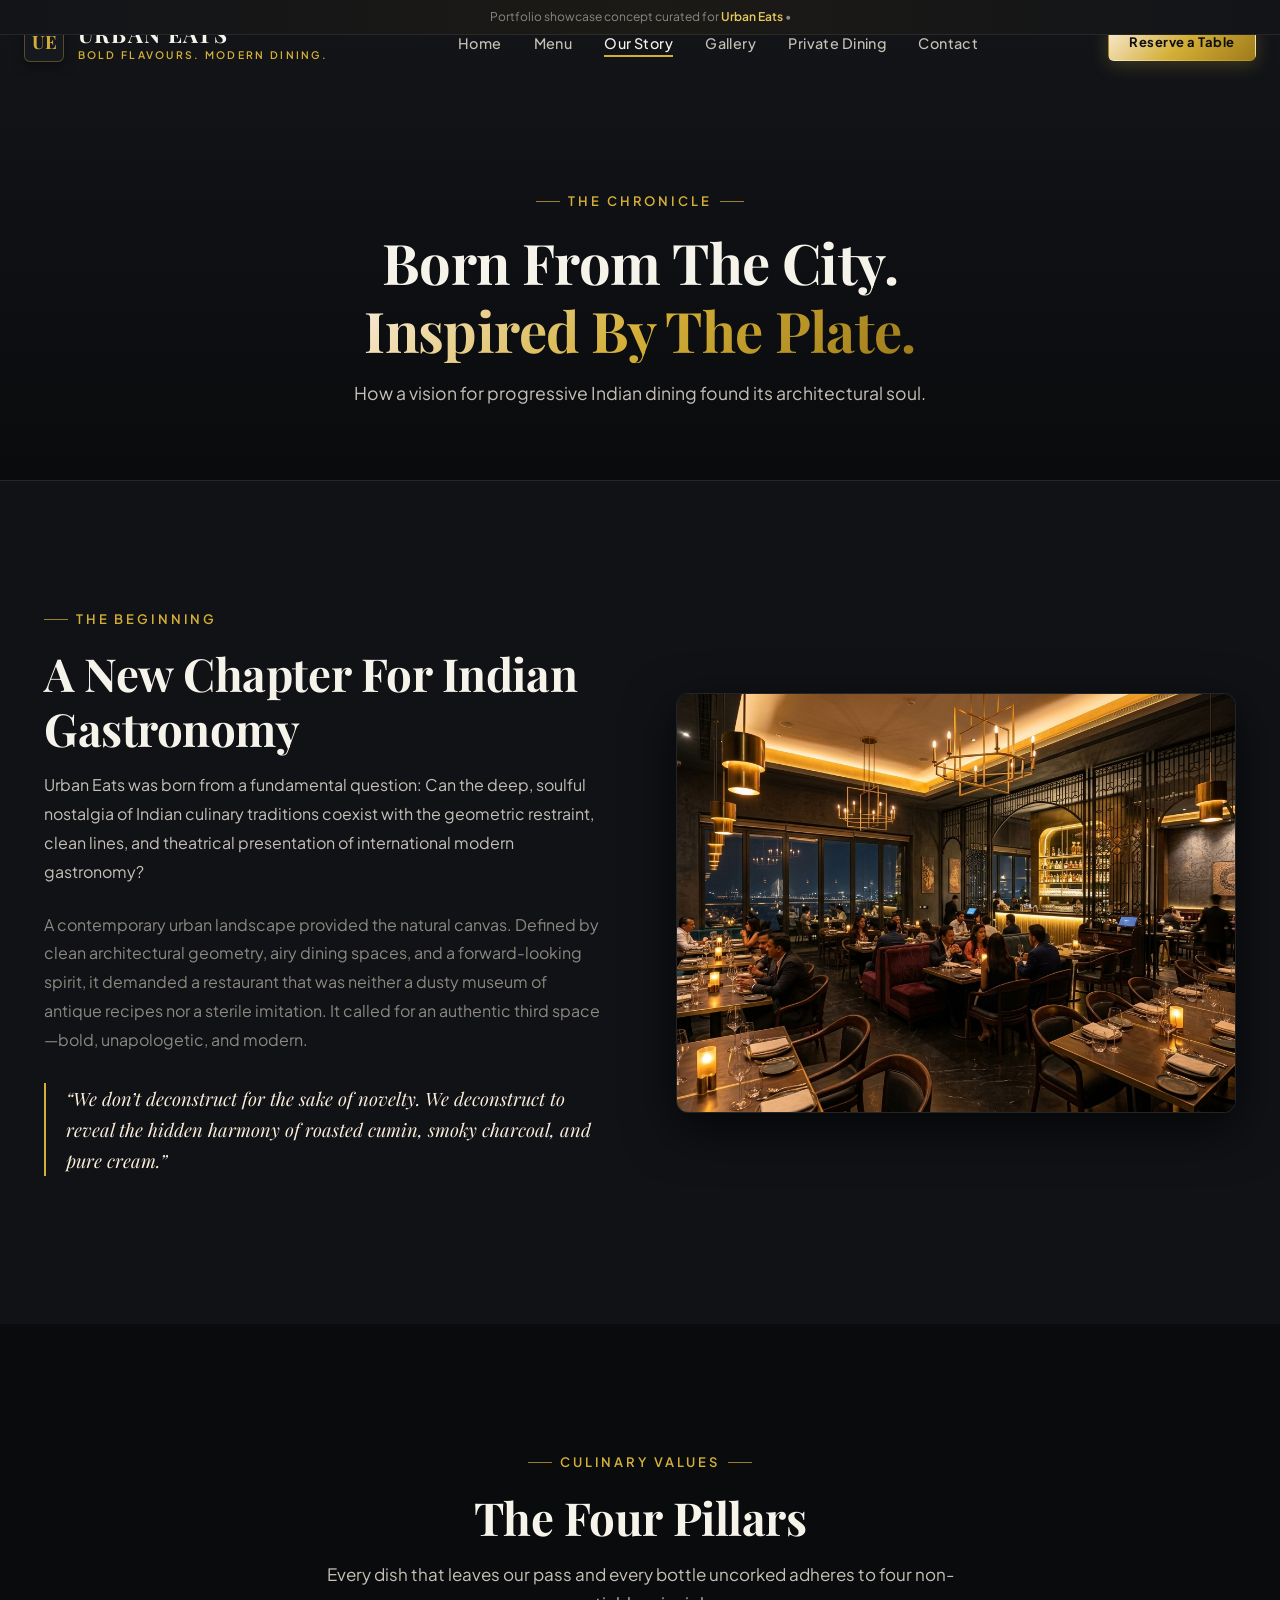
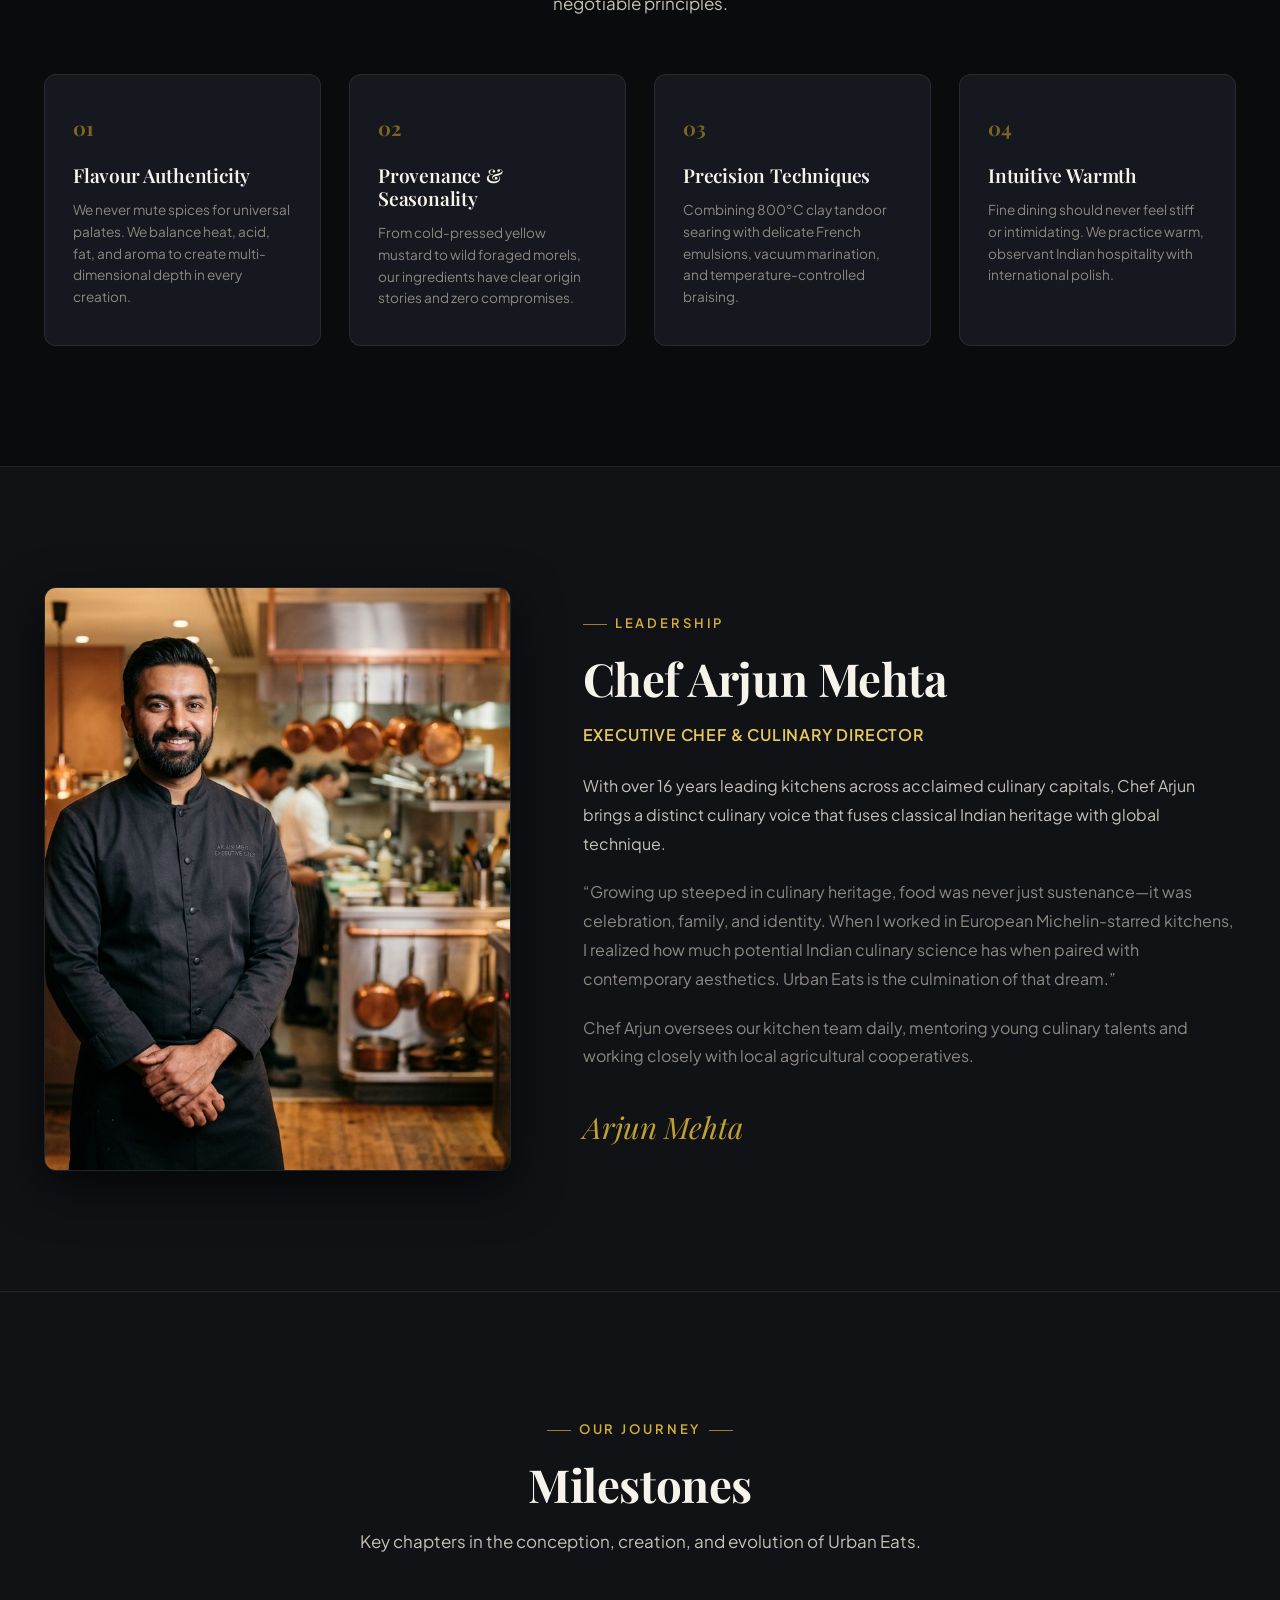
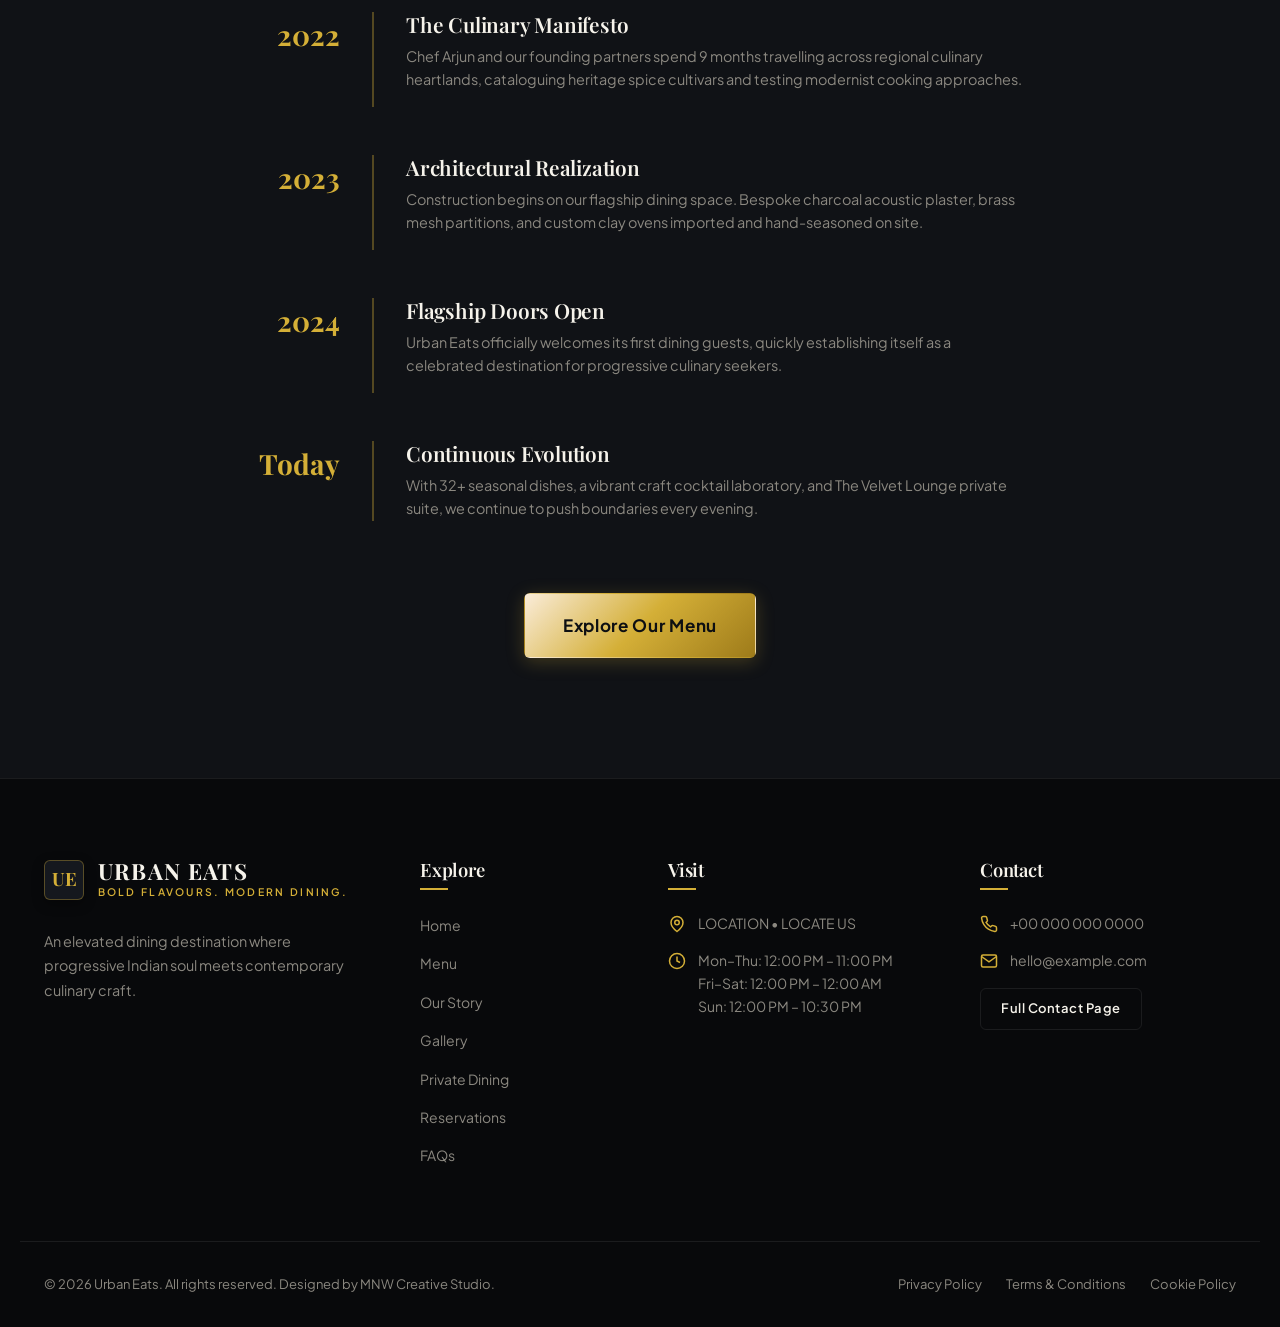
<file: about.html>
<!DOCTYPE html>
<html lang="en">
<head>
  <meta charset="UTF-8">
  <meta name="viewport" content="width=device-width, initial-scale=1.0">
  <title>Our Story & Heritage | Urban Eats</title>
  <meta name="description" content="Discover the origins of Urban Eats. Inspired by timeless Indian spices, elevated through contemporary culinary precision and design.">
  <link rel="canonical" href="https://urbaneats.in/about.html">
  <link rel="icon" type="image/svg+xml" href="assets/favicon.svg">

  <meta property="og:type" content="article">
  <meta property="og:title" content="Our Story | Urban Eats | Bold Flavours. Modern Dining.">
  <meta property="og:description" content="Born from the City. Inspired by the Plate. Discover the philosophy, craft, and vision behind Urban Eats.">
  <meta property="og:image" content="assets/images/chef-arjun-mehta.jpg">

  <link rel="stylesheet" href="css/style.css">
</head>
<body>

  <!-- Demo Notice Banner -->
  <div class="demo-banner">
    <span>Portfolio showcase concept curated for <strong>Urban Eats</strong> •</span>
  </div>

  <!-- SITE HEADER -->
  <header class="site-header" id="siteHeader">
    <div class="container-wide header-inner">
      <a href="index.html" class="brand-logo" aria-label="Urban Eats Home">
        <div class="brand-symbol">UE</div>
        <div class="brand-text">
          <span class="brand-name">Urban Eats</span>
          <span class="brand-tagline">Bold Flavours. Modern Dining.</span>
        </div>
      </a>

      <nav aria-label="Primary Navigation">
        <ul class="nav-menu">
          <li><a href="index.html" class="nav-link">Home</a></li>
          <li><a href="menu.html" class="nav-link">Menu</a></li>
          <li><a href="about.html" class="nav-link active">Our Story</a></li>
          <li><a href="gallery.html" class="nav-link">Gallery</a></li>
          <li><a href="private-dining.html" class="nav-link">Private Dining</a></li>
          <li><a href="contact.html" class="nav-link">Contact</a></li>
        </ul>
      </nav>

      <div class="header-actions">
        <button type="button" class="btn btn-primary btn-sm header-cta" data-open-modal="reservation">
          Reserve a Table
        </button>
        <button class="menu-toggle" id="menuToggle" aria-label="Toggle navigation menu" aria-expanded="false">
          <span></span><span></span><span></span>
        </button>
      </div>
    </div>
  </header>

  <!-- Mobile Drawer -->
  <div class="mobile-nav-backdrop" id="navBackdrop"></div>
  <aside class="mobile-nav" id="mobileNav" aria-label="Mobile Navigation">
    <div>
      <span class="brand-name" style="font-size: 1.25rem; display: block; margin-bottom: 2rem;">Urban Eats</span>
      <ul class="mobile-nav-menu">
        <li><a href="index.html" class="mobile-nav-link">Home</a></li>
        <li><a href="menu.html" class="mobile-nav-link">Menu</a></li>
        <li><a href="about.html" class="mobile-nav-link active">Our Story</a></li>
        <li><a href="gallery.html" class="mobile-nav-link">Gallery</a></li>
        <li><a href="private-dining.html" class="mobile-nav-link">Private Dining</a></li>
        <li><a href="contact.html" class="mobile-nav-link">Contact</a></li>
        <li><a href="faq.html" class="mobile-nav-link">FAQs</a></li>
      </ul>
    </div>
    <div class="mobile-nav-footer">
      <button type="button" class="btn btn-primary" style="width: 100%;" data-open-modal="reservation">
        Reserve a Table
      </button>
      <div class="mobile-nav-info">
        <p><strong>LOCATION • LOCATE US</strong></p>
        <p>Open Daily • 12:00 PM – Late</p>
      </div>
    </div>
  </aside>

  <main>
    <!-- Subpage Hero -->
    <section class="subpage-hero">
      <div class="container">
        <div class="section-eyebrow">The Chronicle</div>
        <h1 class="subpage-title">Born From The City.<br><span class="text-gold-gradient">Inspired By The Plate.</span></h1>
        <p class="subpage-desc">
          How a vision for progressive Indian dining found its architectural soul.
        </p>
      </div>
    </section>

    <!-- Narrative Section 1 -->
    <section class="section-padding" style="background: var(--bg-surface);">
      <div class="container">
        <div class="story-grid">
          <div>
            <div class="section-eyebrow no-after">The Beginning</div>
            <h2 class="section-title">A New Chapter For Indian Gastronomy</h2>
            <p style="color: var(--text-secondary); line-height: 1.8; margin-bottom: 1.5rem;">
              Urban Eats was born from a fundamental question: Can the deep, soulful nostalgia of Indian culinary traditions coexist with the geometric restraint, clean lines, and theatrical presentation of international modern gastronomy?
            </p>
            <p style="color: var(--text-muted); line-height: 1.8; margin-bottom: 1.5rem;">
              A contemporary urban landscape provided the natural canvas. Defined by clean architectural geometry, airy dining spaces, and a forward-looking spirit, it demanded a restaurant that was neither a dusty museum of antique recipes nor a sterile imitation. It called for an authentic third space—bold, unapologetic, and modern.
            </p>
            <div class="story-quote">
              “We don’t deconstruct for the sake of novelty. We deconstruct to reveal the hidden harmony of roasted cumin, smoky charcoal, and pure cream.”
            </div>
          </div>

          <div>
            <img src="assets/images/hero-interior.jpg" alt="Dining room interior with warm brass and charcoal textures" class="experience-main-img" loading="lazy">
          </div>
        </div>
      </div>
    </section>

    <!-- The 4 Pillars -->
    <section class="section-padding">
      <div class="container">
        <div class="section-header">
          <div class="section-eyebrow">Culinary Values</div>
          <h2 class="section-title">The Four Pillars</h2>
          <p class="section-subtitle">
            Every dish that leaves our pass and every bottle uncorked adheres to four non-negotiable principles.
          </p>
        </div>

        <div class="why-grid">
          <div class="why-card">
            <span class="why-card-num">01</span>
            <h3 class="why-card-title">Flavour Authenticity</h3>
            <p class="why-card-desc">
              We never mute spices for universal palates. We balance heat, acid, fat, and aroma to create multi-dimensional depth in every creation.
            </p>
          </div>

          <div class="why-card">
            <span class="why-card-num">02</span>
            <h3 class="why-card-title">Provenance & Seasonality</h3>
            <p class="why-card-desc">
              From cold-pressed yellow mustard to wild foraged morels, our ingredients have clear origin stories and zero compromises.
            </p>
          </div>

          <div class="why-card">
            <span class="why-card-num">03</span>
            <h3 class="why-card-title">Precision Techniques</h3>
            <p class="why-card-desc">
              Combining 800°C clay tandoor searing with delicate French emulsions, vacuum marination, and temperature-controlled braising.
            </p>
          </div>

          <div class="why-card">
            <span class="why-card-num">04</span>
            <h3 class="why-card-title">Intuitive Warmth</h3>
            <p class="why-card-desc">
              Fine dining should never feel stiff or intimidating. We practice warm, observant Indian hospitality with international polish.
            </p>
          </div>
        </div>
      </div>
    </section>

    <!-- Chef Detailed Section -->
    <section class="section-padding chef-section">
      <div class="container">
        <div class="chef-grid">
          <div class="chef-image-wrap">
            <img src="assets/images/chef-arjun-mehta.jpg" alt="Executive Chef Arjun Mehta" class="chef-img" loading="lazy">
          </div>

          <div>
            <div class="section-eyebrow no-after">Leadership</div>
            <h2 class="section-title">Chef Arjun Mehta</h2>
            <div style="font-size: 1rem; color: var(--gold-light); font-weight: 600; margin-bottom: 1.5rem; letter-spacing: 0.05em;">
              EXECUTIVE CHEF & CULINARY DIRECTOR
            </div>
            <p style="color: var(--text-secondary); line-height: 1.8; margin-bottom: 1.25rem;">
              With over 16 years leading kitchens across acclaimed culinary capitals, Chef Arjun brings a distinct culinary voice that fuses classical Indian heritage with global technique.
            </p>
            <p style="color: var(--text-muted); line-height: 1.8; margin-bottom: 1.25rem;">
              “Growing up steeped in culinary heritage, food was never just sustenance—it was celebration, family, and identity. When I worked in European Michelin-starred kitchens, I realized how much potential Indian culinary science has when paired with contemporary aesthetics. Urban Eats is the culmination of that dream.”
            </p>
            <p style="color: var(--text-muted); line-height: 1.8; margin-bottom: 2rem;">
              Chef Arjun oversees our kitchen team daily, mentoring young culinary talents and working closely with local agricultural cooperatives.
            </p>
            <div class="chef-signature">Arjun Mehta</div>
          </div>
        </div>
      </div>
    </section>

    <!-- Milestones Timeline -->
    <section class="section-padding" style="background: var(--bg-surface);">
      <div class="container">
        <div class="section-header">
          <div class="section-eyebrow">Our Journey</div>
          <h2 class="section-title">Milestones</h2>
          <p class="section-subtitle">
            Key chapters in the conception, creation, and evolution of Urban Eats.
          </p>
        </div>

        <div style="max-width: 780px; margin: 0 auto; position: relative;">
          <!-- Timeline Item 1 -->
          <div style="display: flex; gap: 2rem; margin-bottom: 3rem;">
            <div style="font-family: var(--font-serif); font-size: 1.75rem; font-weight: 700; color: var(--gold-primary); min-width: 90px; text-align: right;">
              2022
            </div>
            <div style="border-left: 2px solid var(--border-gold); padding-left: 2rem; padding-bottom: 1rem;">
              <h3 style="font-size: 1.3rem; margin-bottom: 0.5rem; color: var(--text-primary);">The Culinary Manifesto</h3>
              <p style="color: var(--text-muted); font-size: 0.9rem; line-height: 1.6;">
                Chef Arjun and our founding partners spend 9 months travelling across regional culinary heartlands, cataloguing heritage spice cultivars and testing modernist cooking approaches.
              </p>
            </div>
          </div>

          <!-- Timeline Item 2 -->
          <div style="display: flex; gap: 2rem; margin-bottom: 3rem;">
            <div style="font-family: var(--font-serif); font-size: 1.75rem; font-weight: 700; color: var(--gold-primary); min-width: 90px; text-align: right;">
              2023
            </div>
            <div style="border-left: 2px solid var(--border-gold); padding-left: 2rem; padding-bottom: 1rem;">
              <h3 style="font-size: 1.3rem; margin-bottom: 0.5rem; color: var(--text-primary);">Architectural Realization</h3>
              <p style="color: var(--text-muted); font-size: 0.9rem; line-height: 1.6;">
                Construction begins on our flagship dining space. Bespoke charcoal acoustic plaster, brass mesh partitions, and custom clay ovens imported and hand-seasoned on site.
              </p>
            </div>
          </div>

          <!-- Timeline Item 3 -->
          <div style="display: flex; gap: 2rem; margin-bottom: 3rem;">
            <div style="font-family: var(--font-serif); font-size: 1.75rem; font-weight: 700; color: var(--gold-primary); min-width: 90px; text-align: right;">
              2024
            </div>
            <div style="border-left: 2px solid var(--border-gold); padding-left: 2rem; padding-bottom: 1rem;">
              <h3 style="font-size: 1.3rem; margin-bottom: 0.5rem; color: var(--text-primary);">Flagship Doors Open</h3>
              <p style="color: var(--text-muted); font-size: 0.9rem; line-height: 1.6;">
                Urban Eats officially welcomes its first dining guests, quickly establishing itself as a celebrated destination for progressive culinary seekers.
              </p>
            </div>
          </div>

          <!-- Timeline Item 4 -->
          <div style="display: flex; gap: 2rem;">
            <div style="font-family: var(--font-serif); font-size: 1.75rem; font-weight: 700; color: var(--gold-primary); min-width: 90px; text-align: right;">
              Today
            </div>
            <div style="border-left: 2px solid var(--border-gold); padding-left: 2rem;">
              <h3 style="font-size: 1.3rem; margin-bottom: 0.5rem; color: var(--text-primary);">Continuous Evolution</h3>
              <p style="color: var(--text-muted); font-size: 0.9rem; line-height: 1.6;">
                With 32+ seasonal dishes, a vibrant craft cocktail laboratory, and The Velvet Lounge private suite, we continue to push boundaries every evening.
              </p>
            </div>
          </div>
        </div>

        <div style="text-align: center; margin-top: 4.5rem;">
          <a href="menu.html" class="btn btn-primary btn-lg">Explore Our Menu</a>
        </div>
      </div>
    </section>
  </main>

  <!-- FOOTER -->
  <footer class="site-footer">
    <div class="container footer-grid">
      <div class="footer-col-brand">
        <a href="index.html" class="brand-logo" style="margin-bottom: 0.5rem;">
          <div class="brand-symbol">UE</div>
          <div class="brand-text">
            <span class="brand-name">Urban Eats</span>
            <span class="brand-tagline">Bold Flavours. Modern Dining.</span>
          </div>
        </a>
        <p class="footer-desc">
          An elevated dining destination where progressive Indian soul meets contemporary culinary craft.
        </p>
      </div>

      <div>
        <h4 class="footer-col-title">Explore</h4>
        <ul class="footer-links">
          <li><a href="index.html" class="footer-link">Home</a></li>
          <li><a href="menu.html" class="footer-link">Menu</a></li>
          <li><a href="about.html" class="footer-link">Our Story</a></li>
          <li><a href="gallery.html" class="footer-link">Gallery</a></li>
          <li><a href="private-dining.html" class="footer-link">Private Dining</a></li>
          <li><a href="reservations.html" class="footer-link">Reservations</a></li>
          <li><a href="faq.html" class="footer-link">FAQs</a></li>
        </ul>
      </div>

      <div>
        <h4 class="footer-col-title">Visit</h4>
        <div class="footer-contact-item">
          <svg width="18" height="18" viewBox="0 0 24 24" fill="none" stroke="currentColor" stroke-width="2"><path d="M20 10c0 6-8 12-8 12s-8-6-8-12a8 8 0 0 1 16 0Z"/><circle cx="12" cy="10" r="3"/></svg>
          <span>LOCATION • LOCATE US</span>
        </div>
        <div class="footer-contact-item">
          <svg width="18" height="18" viewBox="0 0 24 24" fill="none" stroke="currentColor" stroke-width="2"><circle cx="12" cy="12" r="10"/><polyline points="12 6 12 12 16 14"/></svg>
          <div>
            Mon–Thu: 12:00 PM – 11:00 PM<br>
            Fri–Sat: 12:00 PM – 12:00 AM<br>
            Sun: 12:00 PM – 10:30 PM
          </div>
        </div>
      </div>

      <div>
        <h4 class="footer-col-title">Contact</h4>
        <div class="footer-contact-item">
          <svg width="18" height="18" viewBox="0 0 24 24" fill="none" stroke="currentColor" stroke-width="2"><path d="M22 16.92v3a2 2 0 0 1-2.18 2 19.79 19.79 0 0 1-8.63-3.07 19.5 19.5 0 0 1-6-6 19.79 19.79 0 0 1-3.07-8.67A2 2 0 0 1 4.11 2h3a2 2 0 0 1 2 1.72 12.84 12.84 0 0 0 .7 2.81 2 2 0 0 1-.45 2.11L8.09 9.91a16 16 0 0 0 6 6l1.27-1.27a2 2 0 0 1 2.11-.45 12.84 12.84 0 0 0 2.81.7A2 2 0 0 1 22 16.92z"/></svg>
          <a href="javascript:void(0)" class="demo-action-btn" style="color: inherit;">+00 000 000 0000</a>
        </div>
        <div class="footer-contact-item">
          <svg width="18" height="18" viewBox="0 0 24 24" fill="none" stroke="currentColor" stroke-width="2"><path d="M4 4h16c1.1 0 2 .9 2 2v12c0 1.1-.9 2-2 2H4c-1.1 0-2-.9-2-2V6c0-1.1.9-2 2-2z"/><polyline points="22,6 12,13 2,6"/></svg>
          <a href="javascript:void(0)" class="demo-action-btn" style="color: inherit;">hello@example.com</a>
        </div>
        <div style="margin-top: 1rem;">
          <a href="contact.html" class="btn btn-ghost btn-sm">Full Contact Page</a>
        </div>
      </div>
    </div>

    <div class="container footer-bottom">
      <div>
        © 2026 Urban Eats. All rights reserved. Designed by MNW Creative Studio.
      </div>
      <div class="footer-bottom-links">
        <a href="privacy.html">Privacy Policy</a>
        <a href="terms.html">Terms & Conditions</a>
        <a href="cookie-policy.html">Cookie Policy</a>
      </div>
    </div>
  </footer>

  <!-- Floating Mobile Action Bar -->
  <aside class="mobile-action-bar" aria-label="Mobile Quick Actions">
    <div class="mobile-action-bar-inner">
      <a href="javascript:void(0)" class="action-bar-btn demo-action-btn">
        <svg viewBox="0 0 24 24" fill="none" stroke="currentColor" stroke-width="2"><path d="M22 16.92v3a2 2 0 0 1-2.18 2 19.79 19.79 0 0 1-8.63-3.07 19.5 19.5 0 0 1-6-6 19.79 19.79 0 0 1-3.07-8.67A2 2 0 0 1 4.11 2h3a2 2 0 0 1 2 1.72 12.84 12.84 0 0 0 .7 2.81 2 2 0 0 1-.45 2.11L8.09 9.91a16 16 0 0 0 6 6l1.27-1.27a2 2 0 0 1 2.11-.45 12.84 12.84 0 0 0 2.81.7A2 2 0 0 1 22 16.92z"/></svg>
        <span>Call</span>
      </a>
      <a href="javascript:void(0)" class="action-bar-btn demo-action-btn">
        <svg viewBox="0 0 24 24" fill="none" stroke="currentColor" stroke-width="2"><path d="M21 11.5a8.38 8.38 0 0 1-.9 3.8 8.5 8.5 0 0 1-7.6 4.7 8.38 8.38 0 0 1-3.8-.9L3 21l1.9-5.7a8.38 8.38 0 0 1-.9-3.8 8.5 8.5 0 0 1 4.7-7.6 8.38 8.38 0 0 1 3.8-.9h.5a8.48 8.48 0 0 1 8 8v.5z"/></svg>
        <span>WhatsApp</span>
      </a>
      <a href="menu.html" class="action-bar-btn">
        <svg viewBox="0 0 24 24" fill="none" stroke="currentColor" stroke-width="2"><path d="M18 8h1a4 4 0 0 1 0 8h-1"/><path d="M2 8h16v9a4 4 0 0 1-4 4H6a4 4 0 0 1-4-4V8z"/></svg>
        <span>Menu</span>
      </a>
      <button type="button" class="action-bar-btn highlight" data-open-modal="reservation" style="border: none; cursor: pointer;">
        <svg viewBox="0 0 24 24" fill="none" stroke="currentColor" stroke-width="2"><rect x="3" y="4" width="18" height="18" rx="2" ry="2"/><line x1="16" y1="2" x2="16" y2="6"/><line x1="8" y1="2" x2="8" y2="6"/><line x1="3" y1="10" x2="21" y2="10"/></svg>
        <span>Reserve</span>
      </button>
    </div>
  </aside>

  <!-- Universal Reservation Modal -->
  <div class="modal-backdrop" data-modal="reservation" role="dialog" aria-modal="true" aria-label="Table Reservation Modal">
    <div class="modal-box">
      <button class="modal-close-btn" aria-label="Close dialog">
        <svg width="20" height="20" viewBox="0 0 24 24" fill="none" stroke="currentColor" stroke-width="2"><line x1="18" y1="6" x2="6" y2="18"/><line x1="6" y1="6" x2="18" y2="18"/></svg>
      </button>
      <form class="reservation-form" novalidate>
        <div class="section-eyebrow no-after">Online Booking</div>
        <h3 style="font-size: 1.65rem; margin-bottom: 0.35rem;">Reserve Your Table</h3>
        <p style="font-size: 0.85rem; color: var(--text-muted); margin-bottom: 1.5rem;">Urban Eats • LOCATION</p>
        <div class="form-grid">
          <div class="form-group">
            <label class="form-label">Full Name <span class="req">*</span></label>
            <input type="text" name="name" class="form-control" placeholder="Your name" required>
            <span class="form-error-msg"></span>
          </div>
          <div class="form-group">
            <label class="form-label">Phone Number <span class="req">*</span></label>
            <input type="tel" name="phone" class="form-control" placeholder="+00 000 000 0000" required>
            <span class="form-error-msg"></span>
          </div>
          <div class="form-group col-span-2">
            <label class="form-label">Email Address <span class="req">*</span></label>
            <input type="email" name="email" class="form-control" placeholder="hello@example.com" required>
            <span class="form-error-msg"></span>
          </div>
          <div class="form-group">
            <label class="form-label">Date <span class="req">*</span></label>
            <input type="date" name="date" class="form-control" required>
            <span class="form-error-msg"></span>
          </div>
          <div class="form-group">
            <label class="form-label">Time <span class="req">*</span></label>
            <select name="time" class="form-control" required>
              <option value="" disabled selected>Select time</option>
              <option value="12:30 PM">12:30 PM (Lunch)</option>
              <option value="1:30 PM">1:30 PM (Lunch)</option>
              <option value="7:30 PM">7:30 PM (Dinner)</option>
              <option value="8:30 PM">8:30 PM (Dinner)</option>
              <option value="9:30 PM">9:30 PM (Dinner)</option>
            </select>
            <span class="form-error-msg"></span>
          </div>
          <div class="form-group">
            <label class="form-label">Guests</label>
            <select name="guests" class="form-control">
              <option value="1 Guest">1 Guest</option>
              <option value="2 Guests" selected>2 Guests</option>
              <option value="4 Guests">4 Guests</option>
              <option value="6 Guests">6 Guests</option>
              <option value="8+ Guests">8+ Guests</option>
            </select>
          </div>
          <div class="form-group">
            <label class="form-label">Occasion</label>
            <select name="occasion" class="form-control">
              <option value="Dining">Fine Dining</option>
              <option value="Date Night">Date Night</option>
              <option value="Birthday">Birthday</option>
              <option value="Business">Business</option>
            </select>
          </div>
          <div class="form-group col-span-2" style="margin-top: 0.5rem;">
            <button type="submit" class="btn btn-primary" style="width: 100%;">Confirm Table Request</button>
          </div>
        </div>
      </form>
      <div class="reservation-success-card">
        <div class="success-check-icon">
          <svg width="32" height="32" viewBox="0 0 24 24" fill="none" stroke="currentColor" stroke-width="2.5"><polyline points="20 6 9 17 4 12"/></svg>
        </div>
        <h3 class="success-title" style="font-size: 1.5rem;">Table Reserved</h3>
        <p class="success-desc">
          Your reservation request has been received. Reference: <strong class="receipt-ref" style="color: var(--gold-light);">UE-CH-0000</strong>
        </p>
      </div>
    </div>
  </div>

  <script src="js/main.js"></script>
</body>
</html>
</file>
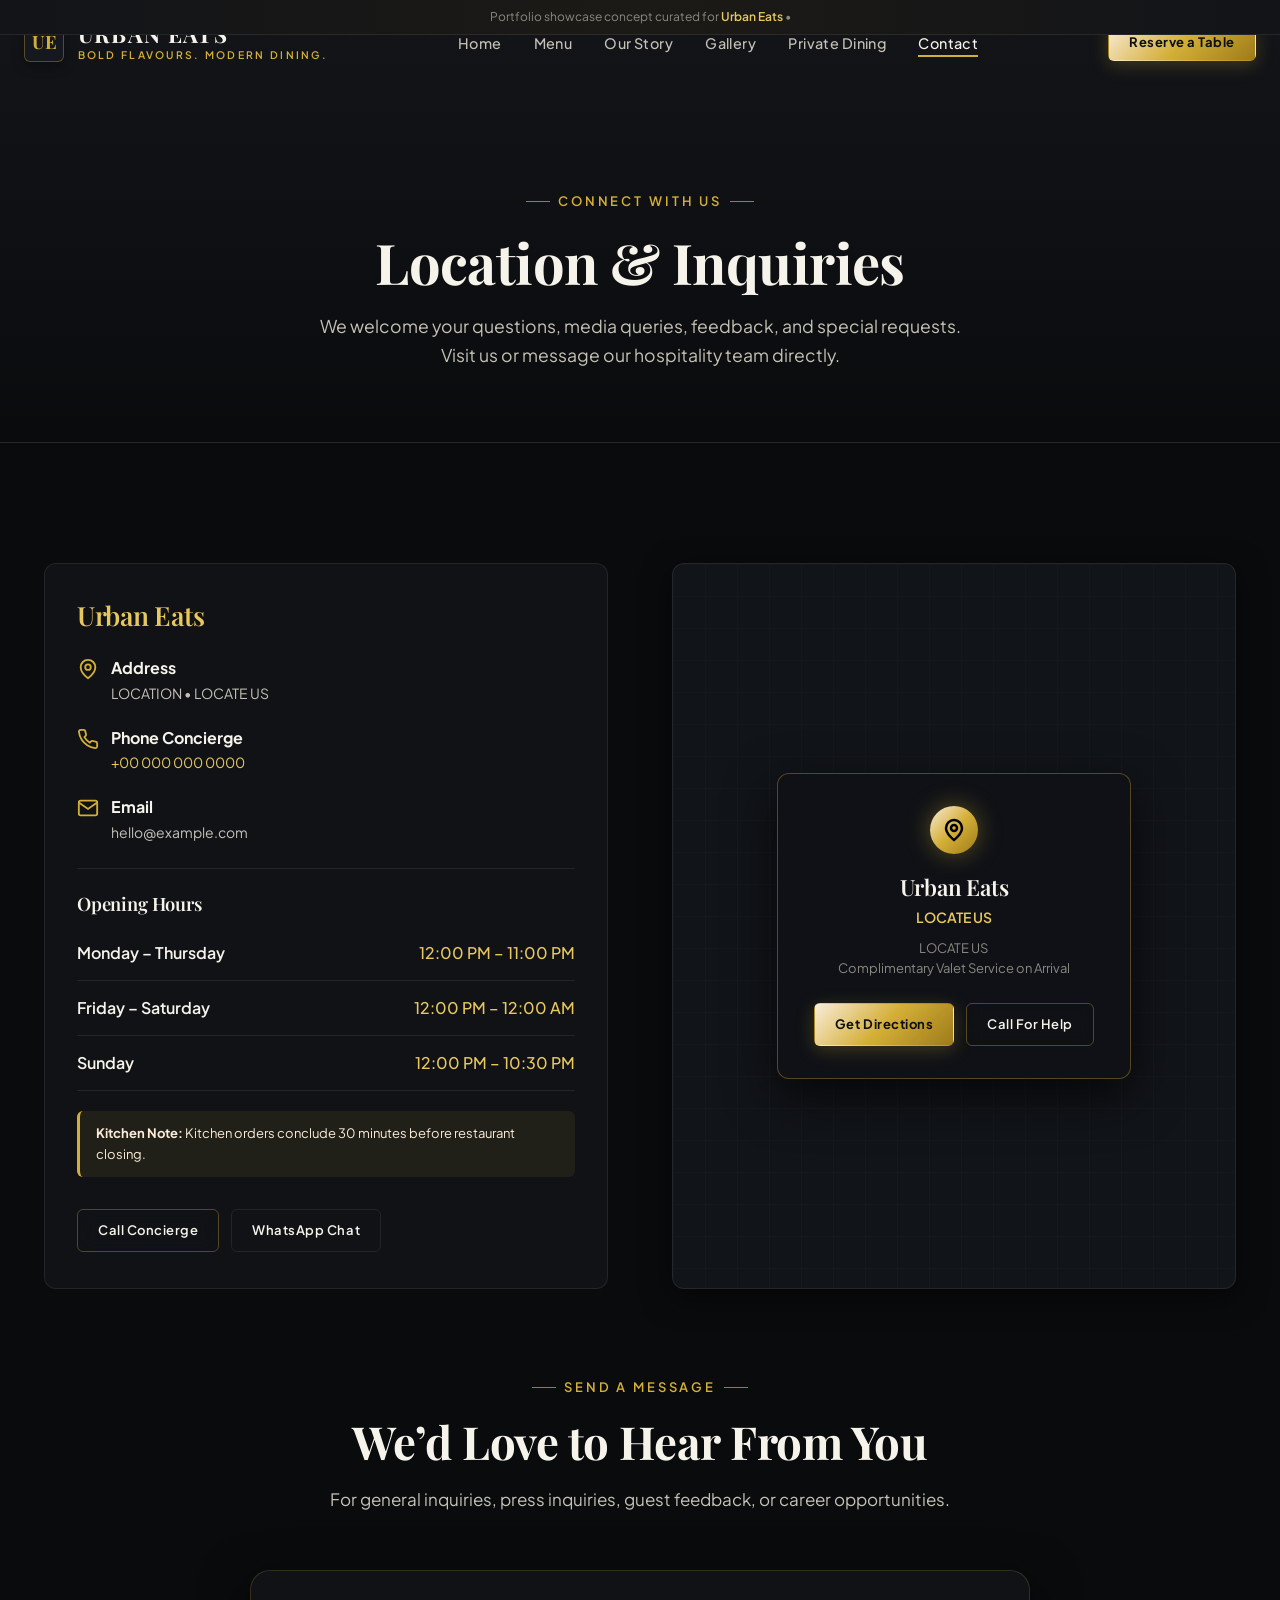
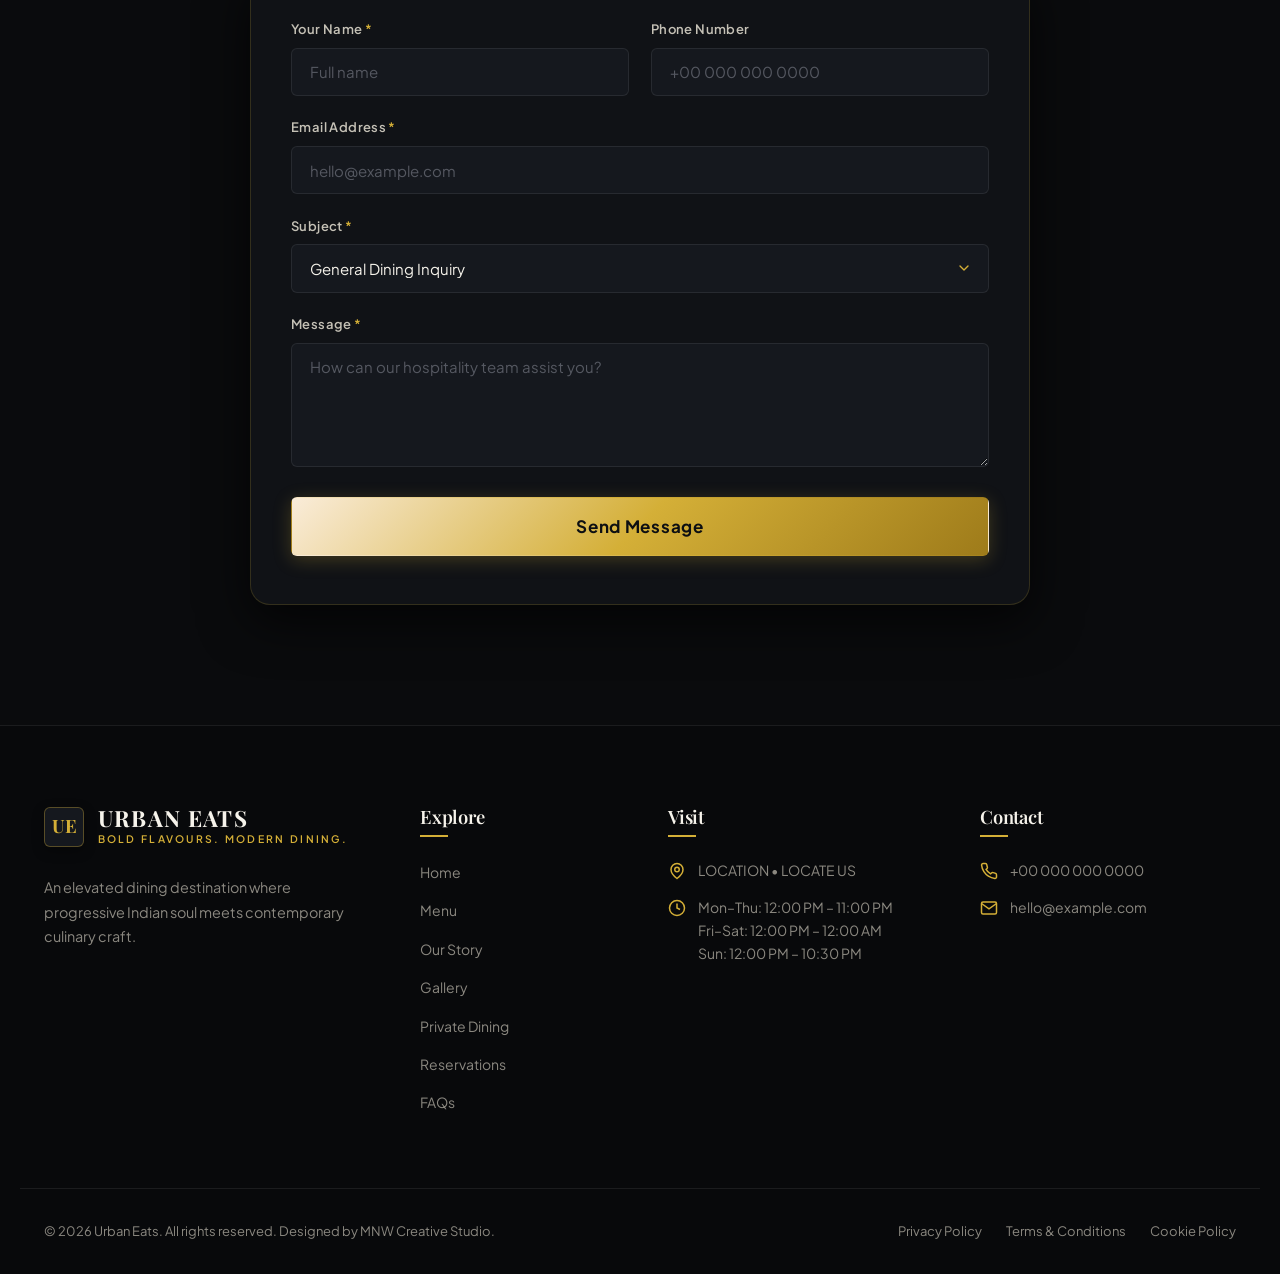
<file: contact.html>
<!DOCTYPE html>
<html lang="en">
<head>
  <meta charset="UTF-8">
  <meta name="viewport" content="width=device-width, initial-scale=1.0">
  <title>Contact & Location | Urban Eats</title>
  <meta name="description" content="Get in touch with Urban Eats. Find our location in LOCATION LOCATE US corridor, operational hours, concierge phone, WhatsApp, and contact form.">
  <link rel="canonical" href="https://urbaneats.in/contact.html">
  <link rel="icon" type="image/svg+xml" href="assets/favicon.svg">

  <meta property="og:type" content="restaurant.restaurant">
  <meta property="og:title" content="Contact & Location | Urban Eats">
  <meta property="og:description" content="Reach our concierge team, get driving directions to our LOCATION, or submit an inquiry.">
  <meta property="og:image" content="assets/images/hero-interior.jpg">

  <link rel="stylesheet" href="css/style.css">
</head>
<body>

  <!-- Demo Notice Banner -->
  <div class="demo-banner">
    <span>Portfolio showcase concept curated for <strong>Urban Eats</strong> •</span>
  </div>

  <!-- SITE HEADER -->
  <header class="site-header" id="siteHeader">
    <div class="container-wide header-inner">
      <a href="index.html" class="brand-logo" aria-label="Urban Eats Home">
        <div class="brand-symbol">UE</div>
        <div class="brand-text">
          <span class="brand-name">Urban Eats</span>
          <span class="brand-tagline">Bold Flavours. Modern Dining.</span>
        </div>
      </a>

      <nav aria-label="Primary Navigation">
        <ul class="nav-menu">
          <li><a href="index.html" class="nav-link">Home</a></li>
          <li><a href="menu.html" class="nav-link">Menu</a></li>
          <li><a href="about.html" class="nav-link">Our Story</a></li>
          <li><a href="gallery.html" class="nav-link">Gallery</a></li>
          <li><a href="private-dining.html" class="nav-link">Private Dining</a></li>
          <li><a href="contact.html" class="nav-link active">Contact</a></li>
        </ul>
      </nav>

      <div class="header-actions">
        <button type="button" class="btn btn-primary btn-sm header-cta" data-open-modal="reservation">
          Reserve a Table
        </button>
        <button class="menu-toggle" id="menuToggle" aria-label="Toggle navigation menu" aria-expanded="false">
          <span></span><span></span><span></span>
        </button>
      </div>
    </div>
  </header>

  <!-- Mobile Drawer -->
  <div class="mobile-nav-backdrop" id="navBackdrop"></div>
  <aside class="mobile-nav" id="mobileNav" aria-label="Mobile Navigation">
    <div>
      <span class="brand-name" style="font-size: 1.25rem; display: block; margin-bottom: 2rem;">Urban Eats</span>
      <ul class="mobile-nav-menu">
        <li><a href="index.html" class="mobile-nav-link">Home</a></li>
        <li><a href="menu.html" class="mobile-nav-link">Menu</a></li>
        <li><a href="about.html" class="mobile-nav-link">Our Story</a></li>
        <li><a href="gallery.html" class="mobile-nav-link">Gallery</a></li>
        <li><a href="private-dining.html" class="mobile-nav-link">Private Dining</a></li>
        <li><a href="contact.html" class="mobile-nav-link active">Contact</a></li>
        <li><a href="faq.html" class="mobile-nav-link">FAQs</a></li>
      </ul>
    </div>
    <div class="mobile-nav-footer">
      <button type="button" class="btn btn-primary" style="width: 100%;" data-open-modal="reservation">
        Reserve a Table
      </button>
      <div class="mobile-nav-info">
        <p><strong>LOCATION • LOCATE US</strong></p>
        <p>Open Daily • 12:00 PM – Late</p>
      </div>
    </div>
  </aside>

  <main>
    <!-- Subpage Hero -->
    <section class="subpage-hero">
      <div class="container">
        <div class="section-eyebrow">Connect With Us</div>
        <h1 class="subpage-title">Location & Inquiries</h1>
        <p class="subpage-desc">
          We welcome your questions, media queries, feedback, and special requests. Visit us or message our hospitality team directly.
        </p>
      </div>
    </section>

    <!-- Location & Contact Grid -->
    <section class="section-padding">
      <div class="container">
        <div class="location-grid" style="margin-bottom: 5rem;">
          <!-- Quick Contact Details -->
          <div class="hours-card">
            <h2 style="font-size: 1.65rem; margin-bottom: 1.5rem; color: var(--gold-light);">Urban Eats</h2>

            <div class="footer-contact-item" style="margin-bottom: 1.25rem;">
              <svg width="22" height="22" viewBox="0 0 24 24" fill="none" stroke="var(--gold-primary)" stroke-width="2"><path d="M20 10c0 6-8 12-8 12s-8-6-8-12a8 8 0 0 1 16 0Z"/><circle cx="12" cy="10" r="3"/></svg>
              <div>
                <strong style="color: var(--text-primary); font-size: 1rem; display: block;">Address</strong>
                <span style="color: var(--text-secondary);">LOCATION • LOCATE US</span>
              </div>
            </div>

            <div class="footer-contact-item" style="margin-bottom: 1.25rem;">
              <svg width="22" height="22" viewBox="0 0 24 24" fill="none" stroke="var(--gold-primary)" stroke-width="2"><path d="M22 16.92v3a2 2 0 0 1-2.18 2 19.79 19.79 0 0 1-8.63-3.07 19.5 19.5 0 0 1-6-6 19.79 19.79 0 0 1-3.07-8.67A2 2 0 0 1 4.11 2h3a2 2 0 0 1 2 1.72 12.84 12.84 0 0 0 .7 2.81 2 2 0 0 1-.45 2.11L8.09 9.91a16 16 0 0 0 6 6l1.27-1.27a2 2 0 0 1 2.11-.45 12.84 12.84 0 0 0 2.81.7A2 2 0 0 1 22 16.92z"/></svg>
              <div>
                <strong style="color: var(--text-primary); font-size: 1rem; display: block;">Phone Concierge</strong>
                <a href="javascript:void(0)" class="demo-action-btn" style="color: var(--gold-light);">+00 000 000 0000</a>
              </div>
            </div>

            <div class="footer-contact-item" style="margin-bottom: 1.25rem;">
              <svg width="22" height="22" viewBox="0 0 24 24" fill="none" stroke="var(--gold-primary)" stroke-width="2"><path d="M4 4h16c1.1 0 2 .9 2 2v12c0 1.1-.9 2-2 2H4c-1.1 0-2-.9-2-2V6c0-1.1.9-2 2-2z"/><polyline points="22,6 12,13 2,6"/></svg>
              <div>
                <strong style="color: var(--text-primary); font-size: 1rem; display: block;">Email</strong>
                <a href="javascript:void(0)" class="demo-action-btn" style="color: var(--text-secondary);">hello@example.com</a>
              </div>
            </div>

            <div style="border-top: 1px solid var(--border-subtle); padding-top: 1.5rem; margin-top: 1.5rem;">
              <h3 style="font-size: 1.15rem; margin-bottom: 0.75rem;">Opening Hours</h3>
              <div class="hours-row">
                <span class="hours-day">Monday – Thursday</span>
                <span class="hours-time">12:00 PM – 11:00 PM</span>
              </div>
              <div class="hours-row">
                <span class="hours-day">Friday – Saturday</span>
                <span class="hours-time">12:00 PM – 12:00 AM</span>
              </div>
              <div class="hours-row">
                <span class="hours-day">Sunday</span>
                <span class="hours-time">12:00 PM – 10:30 PM</span>
              </div>
              <div class="kitchen-note">
                <strong>Kitchen Note:</strong> Kitchen orders conclude 30 minutes before restaurant closing.
              </div>
            </div>

            <div style="margin-top: 2rem; display: flex; gap: 0.75rem; flex-wrap: wrap;">
              <a href="javascript:void(0)" class="btn btn-secondary btn-sm demo-action-btn">
                Call Concierge
              </a>
              <a href="javascript:void(0)" class="btn btn-ghost btn-sm demo-action-btn">
                WhatsApp Chat
              </a>
            </div>
          </div>

          <!-- Stylized Dark Map Visual -->
          <div class="map-container">
            <div class="map-bg-pattern"></div>
            <div class="map-content-card">
              <div class="map-pin-icon">
                <svg width="24" height="24" viewBox="0 0 24 24" fill="none" stroke="currentColor" stroke-width="2.5">
                  <path d="M20 10c0 6-8 12-8 12s-8-6-8-12a8 8 0 0 1 16 0Z"/>
                  <circle cx="12" cy="10" r="3"/>
                </svg>
              </div>
              <h3 style="font-size: 1.4rem; margin-bottom: 0.35rem;">Urban Eats</h3>
              <p style="color: var(--gold-light); font-size: 0.875rem; font-weight: 600; margin-bottom: 0.5rem;">
                LOCATE US
              </p>
              <p style="color: var(--text-muted); font-size: 0.8125rem; line-height: 1.6; margin-bottom: 1.5rem;">
                LOCATE US<br>
                Complimentary Valet Service on Arrival
              </p>
              <div style="display: flex; gap: 0.75rem; justify-content: center;">
                <a href="javascript:void(0)" class="btn btn-primary btn-sm demo-action-btn">
                  Get Directions
                </a>
                <a href="javascript:void(0)" class="btn btn-secondary btn-sm demo-action-btn">
                  Call For Help
                </a>
              </div>
            </div>
          </div>
        </div>

        <!-- Contact Form Section -->
        <div style="max-width: 780px; margin: 0 auto;">
          <div class="section-header">
            <div class="section-eyebrow">Send a Message</div>
            <h2 class="section-title">We’d Love to Hear From You</h2>
            <p class="section-subtitle">
              For general inquiries, press inquiries, guest feedback, or career opportunities.
            </p>
          </div>

          <div class="form-card">
            <form class="contact-form" id="pageContactForm" novalidate>
              <div class="form-grid">
                <div class="form-group">
                  <label class="form-label" for="contactName">Your Name <span class="req">*</span></label>
                  <input type="text" id="contactName" name="name" class="form-control" placeholder="Full name" required>
                </div>

                <div class="form-group">
                  <label class="form-label" for="contactPhone">Phone Number</label>
                  <input type="tel" id="contactPhone" name="phone" class="form-control" placeholder="+00 000 000 0000">
                </div>

                <div class="form-group col-span-2">
                  <label class="form-label" for="contactEmail">Email Address <span class="req">*</span></label>
                  <input type="email" id="contactEmail" name="email" class="form-control" placeholder="hello@example.com" required>
                </div>

                <div class="form-group col-span-2">
                  <label class="form-label" for="contactSubject">Subject <span class="req">*</span></label>
                  <select id="contactSubject" name="subject" class="form-control" required>
                    <option value="General Inquiry">General Dining Inquiry</option>
                    <option value="Private Event">Private Dining / Banquet Inquiry</option>
                    <option value="Feedback">Dining Experience Feedback</option>
                    <option value="Press / Media">Press & Media Query</option>
                    <option value="Career">Career / Kitchen Team Application</option>
                  </select>
                </div>

                <div class="form-group col-span-2">
                  <label class="form-label" for="contactMessage">Message <span class="req">*</span></label>
                  <textarea id="contactMessage" name="message" class="form-control" rows="5" placeholder="How can our hospitality team assist you?" required></textarea>
                </div>

                <div class="form-group col-span-2" style="margin-top: 0.5rem;">
                  <button type="submit" class="btn btn-primary btn-lg" style="width: 100%;">
                    Send Message
                  </button>
                </div>
              </div>
            </form>

            <div class="contact-success-state" style="display: none; text-align: center; padding: 3rem 1.5rem;">
              <div class="success-check-icon">
                <svg width="36" height="36" viewBox="0 0 24 24" fill="none" stroke="currentColor" stroke-width="2.5"><polyline points="20 6 9 17 4 12"/></svg>
              </div>
              <h3 class="success-title">Message Transmitted</h3>
              <p class="success-desc">
                Thank you for contacting Urban Eats. Our concierge desk will review your message and reply via email or phone within 4 business hours.
              </p>
              <button type="button" class="btn btn-secondary" onclick="document.querySelector('.contact-form').reset(); document.querySelector('.contact-form').style.display='block'; document.querySelector('.contact-success-state').style.display='none';">
                Send Another Note
              </button>
            </div>
          </div>
        </div>
      </div>
    </section>
  </main>

  <!-- FOOTER -->
  <footer class="site-footer">
    <div class="container footer-grid">
      <div class="footer-col-brand">
        <a href="index.html" class="brand-logo" style="margin-bottom: 0.5rem;">
          <div class="brand-symbol">UE</div>
          <div class="brand-text">
            <span class="brand-name">Urban Eats</span>
            <span class="brand-tagline">Bold Flavours. Modern Dining.</span>
          </div>
        </a>
        <p class="footer-desc">
          An elevated dining destination where progressive Indian soul meets contemporary culinary craft.
        </p>
      </div>

      <div>
        <h4 class="footer-col-title">Explore</h4>
        <ul class="footer-links">
          <li><a href="index.html" class="footer-link">Home</a></li>
          <li><a href="menu.html" class="footer-link">Menu</a></li>
          <li><a href="about.html" class="footer-link">Our Story</a></li>
          <li><a href="gallery.html" class="footer-link">Gallery</a></li>
          <li><a href="private-dining.html" class="footer-link">Private Dining</a></li>
          <li><a href="reservations.html" class="footer-link">Reservations</a></li>
          <li><a href="faq.html" class="footer-link">FAQs</a></li>
        </ul>
      </div>

      <div>
        <h4 class="footer-col-title">Visit</h4>
        <div class="footer-contact-item">
          <svg width="18" height="18" viewBox="0 0 24 24" fill="none" stroke="currentColor" stroke-width="2"><path d="M20 10c0 6-8 12-8 12s-8-6-8-12a8 8 0 0 1 16 0Z"/><circle cx="12" cy="10" r="3"/></svg>
          <span>LOCATION • LOCATE US</span>
        </div>
        <div class="footer-contact-item">
          <svg width="18" height="18" viewBox="0 0 24 24" fill="none" stroke="currentColor" stroke-width="2"><circle cx="12" cy="12" r="10"/><polyline points="12 6 12 12 16 14"/></svg>
          <div>
            Mon–Thu: 12:00 PM – 11:00 PM<br>
            Fri–Sat: 12:00 PM – 12:00 AM<br>
            Sun: 12:00 PM – 10:30 PM
          </div>
        </div>
      </div>

      <div>
        <h4 class="footer-col-title">Contact</h4>
        <div class="footer-contact-item">
          <svg width="18" height="18" viewBox="0 0 24 24" fill="none" stroke="currentColor" stroke-width="2"><path d="M22 16.92v3a2 2 0 0 1-2.18 2 19.79 19.79 0 0 1-8.63-3.07 19.5 19.5 0 0 1-6-6 19.79 19.79 0 0 1-3.07-8.67A2 2 0 0 1 4.11 2h3a2 2 0 0 1 2 1.72 12.84 12.84 0 0 0 .7 2.81 2 2 0 0 1-.45 2.11L8.09 9.91a16 16 0 0 0 6 6l1.27-1.27a2 2 0 0 1 2.11-.45 12.84 12.84 0 0 0 2.81.7A2 2 0 0 1 22 16.92z"/></svg>
          <a href="javascript:void(0)" class="demo-action-btn" style="color: inherit;">+00 000 000 0000</a>
        </div>
        <div class="footer-contact-item">
          <svg width="18" height="18" viewBox="0 0 24 24" fill="none" stroke="currentColor" stroke-width="2"><path d="M4 4h16c1.1 0 2 .9 2 2v12c0 1.1-.9 2-2 2H4c-1.1 0-2-.9-2-2V6c0-1.1.9-2 2-2z"/><polyline points="22,6 12,13 2,6"/></svg>
          <a href="javascript:void(0)" class="demo-action-btn" style="color: inherit;">hello@example.com</a>
        </div>
      </div>
    </div>

    <div class="container footer-bottom">
      <div>
        © 2026 Urban Eats. All rights reserved. Designed by MNW Creative Studio.
      </div>
      <div class="footer-bottom-links">
        <a href="privacy.html">Privacy Policy</a>
        <a href="terms.html">Terms & Conditions</a>
        <a href="cookie-policy.html">Cookie Policy</a>
      </div>
    </div>
  </footer>

  <!-- Floating Mobile Action Bar -->
  <aside class="mobile-action-bar" aria-label="Mobile Quick Actions">
    <div class="mobile-action-bar-inner">
      <a href="javascript:void(0)" class="action-bar-btn demo-action-btn">
        <svg viewBox="0 0 24 24" fill="none" stroke="currentColor" stroke-width="2"><path d="M22 16.92v3a2 2 0 0 1-2.18 2 19.79 19.79 0 0 1-8.63-3.07 19.5 19.5 0 0 1-6-6 19.79 19.79 0 0 1-3.07-8.67A2 2 0 0 1 4.11 2h3a2 2 0 0 1 2 1.72 12.84 12.84 0 0 0 .7 2.81 2 2 0 0 1-.45 2.11L8.09 9.91a16 16 0 0 0 6 6l1.27-1.27a2 2 0 0 1 2.11-.45 12.84 12.84 0 0 0 2.81.7A2 2 0 0 1 22 16.92z"/></svg>
        <span>Call</span>
      </a>
      <a href="javascript:void(0)" class="action-bar-btn demo-action-btn">
        <svg viewBox="0 0 24 24" fill="none" stroke="currentColor" stroke-width="2"><path d="M21 11.5a8.38 8.38 0 0 1-.9 3.8 8.5 8.5 0 0 1-7.6 4.7 8.38 8.38 0 0 1-3.8-.9L3 21l1.9-5.7a8.38 8.38 0 0 1-.9-3.8 8.5 8.5 0 0 1 4.7-7.6 8.38 8.38 0 0 1 3.8-.9h.5a8.48 8.48 0 0 1 8 8v.5z"/></svg>
        <span>WhatsApp</span>
      </a>
      <a href="menu.html" class="action-bar-btn">
        <svg viewBox="0 0 24 24" fill="none" stroke="currentColor" stroke-width="2"><path d="M18 8h1a4 4 0 0 1 0 8h-1"/><path d="M2 8h16v9a4 4 0 0 1-4 4H6a4 4 0 0 1-4-4V8z"/></svg>
        <span>Menu</span>
      </a>
      <button type="button" class="action-bar-btn highlight" data-open-modal="reservation" style="border: none; cursor: pointer;">
        <svg viewBox="0 0 24 24" fill="none" stroke="currentColor" stroke-width="2"><rect x="3" y="4" width="18" height="18" rx="2" ry="2"/><line x1="16" y1="2" x2="16" y2="6"/><line x1="8" y1="2" x2="8" y2="6"/><line x1="3" y1="10" x2="21" y2="10"/></svg>
        <span>Reserve</span>
      </button>
    </div>
  </aside>

  <!-- Universal Reservation Modal -->
  <div class="modal-backdrop" data-modal="reservation" role="dialog" aria-modal="true" aria-label="Table Reservation Modal">
    <div class="modal-box">
      <button class="modal-close-btn" aria-label="Close dialog">
        <svg width="20" height="20" viewBox="0 0 24 24" fill="none" stroke="currentColor" stroke-width="2"><line x1="18" y1="6" x2="6" y2="18"/><line x1="6" y1="6" x2="18" y2="18"/></svg>
      </button>
      <form class="reservation-form" novalidate>
        <div class="section-eyebrow no-after">Online Booking</div>
        <h3 style="font-size: 1.65rem; margin-bottom: 0.35rem;">Reserve Your Table</h3>
        <p style="font-size: 0.85rem; color: var(--text-muted); margin-bottom: 1.5rem;">Urban Eats • LOCATION</p>
        <div class="form-grid">
          <div class="form-group">
            <label class="form-label">Full Name <span class="req">*</span></label>
            <input type="text" name="name" class="form-control" placeholder="Your name" required>
            <span class="form-error-msg"></span>
          </div>
          <div class="form-group">
            <label class="form-label">Phone Number <span class="req">*</span></label>
            <input type="tel" name="phone" class="form-control" placeholder="+00 000 000 0000" required>
            <span class="form-error-msg"></span>
          </div>
          <div class="form-group col-span-2">
            <label class="form-label">Email Address <span class="req">*</span></label>
            <input type="email" name="email" class="form-control" placeholder="hello@example.com" required>
            <span class="form-error-msg"></span>
          </div>
          <div class="form-group">
            <label class="form-label">Date <span class="req">*</span></label>
            <input type="date" name="date" class="form-control" required>
            <span class="form-error-msg"></span>
          </div>
          <div class="form-group">
            <label class="form-label">Time <span class="req">*</span></label>
            <select name="time" class="form-control" required>
              <option value="" disabled selected>Select time</option>
              <option value="12:30 PM">12:30 PM</option>
              <option value="1:30 PM">1:30 PM</option>
              <option value="7:30 PM">7:30 PM</option>
              <option value="8:30 PM">8:30 PM</option>
              <option value="9:30 PM">9:30 PM</option>
            </select>
            <span class="form-error-msg"></span>
          </div>
          <div class="form-group col-span-2" style="margin-top: 0.5rem;">
            <button type="submit" class="btn btn-primary" style="width: 100%;">Confirm Table Request</button>
          </div>
        </div>
      </form>
      <div class="reservation-success-card">
        <div class="success-check-icon">
          <svg width="32" height="32" viewBox="0 0 24 24" fill="none" stroke="currentColor" stroke-width="2.5"><polyline points="20 6 9 17 4 12"/></svg>
        </div>
        <h3 class="success-title" style="font-size: 1.5rem;">Table Reserved</h3>
        <p class="success-desc">
          Your reservation request has been received. Reference: <strong class="receipt-ref" style="color: var(--gold-light);">UE-CH-0000</strong>
        </p>
      </div>
    </div>
  </div>

  <script src="js/main.js"></script>
</body>
</html>
</file>
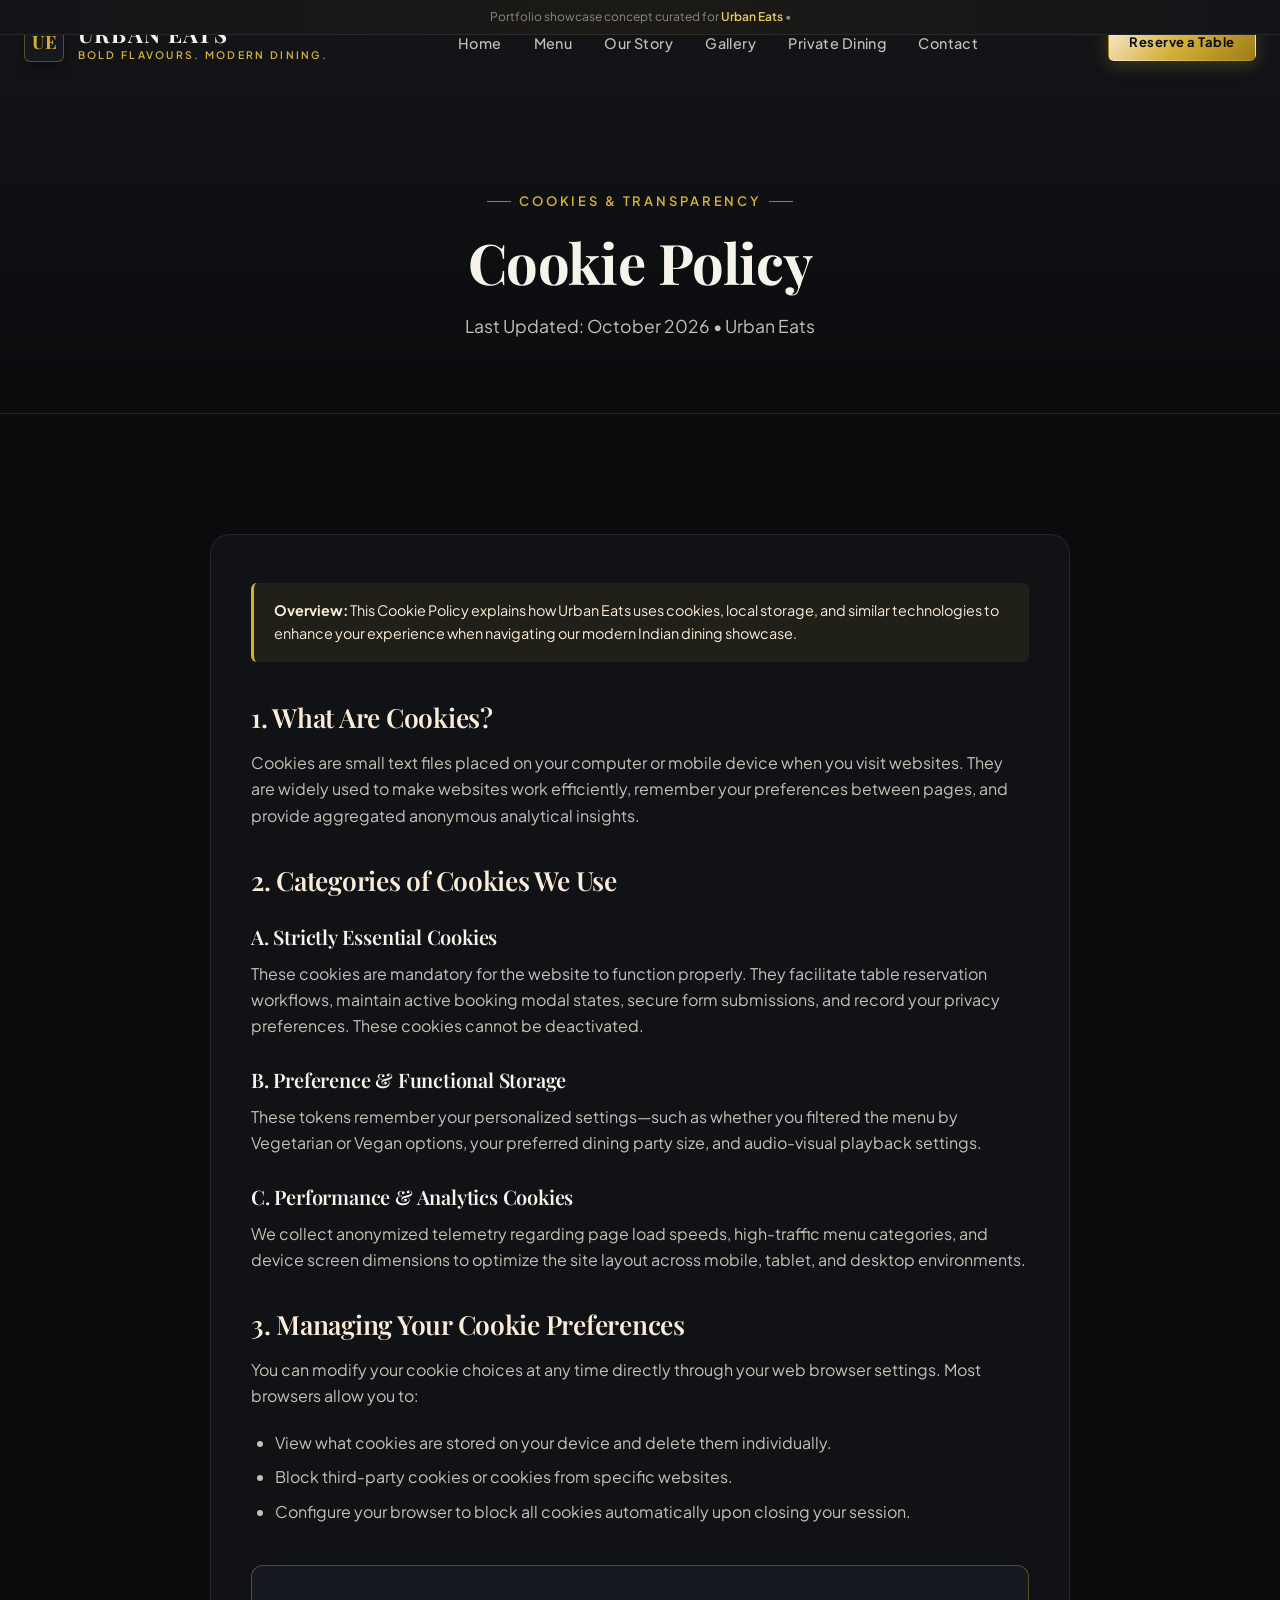
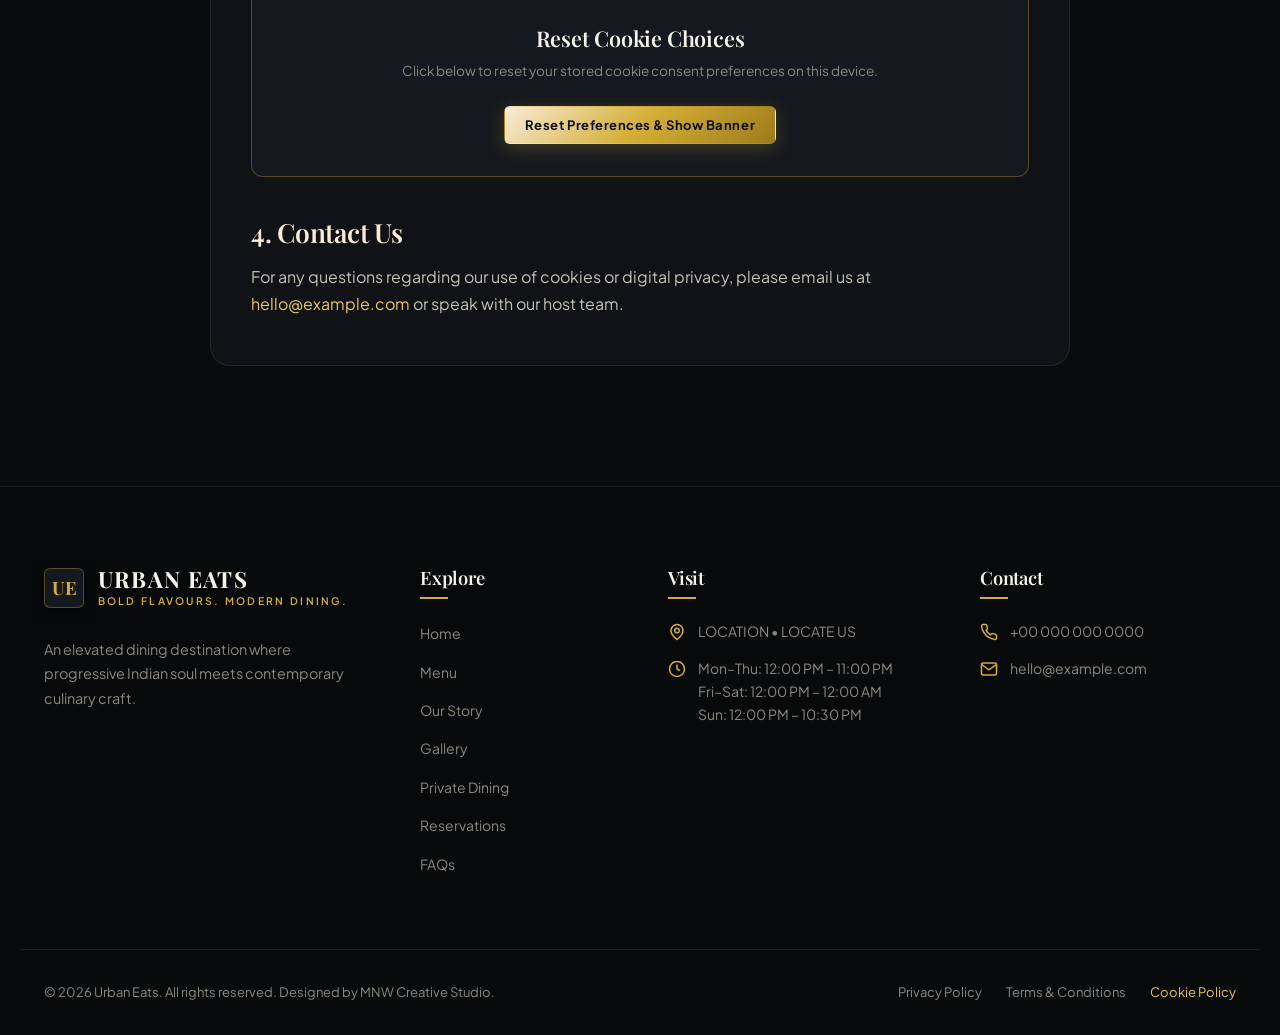
<file: cookie-policy.html>
<!DOCTYPE html>
<html lang="en">
<head>
  <meta charset="UTF-8">
  <meta name="viewport" content="width=device-width, initial-scale=1.0">
  <title>Cookie Policy | Urban Eats</title>
  <meta name="description" content="Learn how Urban Eats uses essential and analytics cookies to optimize your table reservation experience and site performance.">
  <link rel="canonical" href="https://urbaneats.in/cookie-policy.html">
  <link rel="icon" type="image/svg+xml" href="assets/favicon.svg">
  <link rel="stylesheet" href="css/style.css">
</head>
<body>

  <!-- Demo Notice Banner -->
  <div class="demo-banner">
    <span>Portfolio showcase concept curated for <strong>Urban Eats</strong> •</span>
  </div>

  <!-- SITE HEADER -->
  <header class="site-header" id="siteHeader">
    <div class="container-wide header-inner">
      <a href="index.html" class="brand-logo" aria-label="Urban Eats Home">
        <div class="brand-symbol">UE</div>
        <div class="brand-text">
          <span class="brand-name">Urban Eats</span>
          <span class="brand-tagline">Bold Flavours. Modern Dining.</span>
        </div>
      </a>

      <nav aria-label="Primary Navigation">
        <ul class="nav-menu">
          <li><a href="index.html" class="nav-link">Home</a></li>
          <li><a href="menu.html" class="nav-link">Menu</a></li>
          <li><a href="about.html" class="nav-link">Our Story</a></li>
          <li><a href="gallery.html" class="nav-link">Gallery</a></li>
          <li><a href="private-dining.html" class="nav-link">Private Dining</a></li>
          <li><a href="contact.html" class="nav-link">Contact</a></li>
        </ul>
      </nav>

      <div class="header-actions">
        <button type="button" class="btn btn-primary btn-sm header-cta" data-open-modal="reservation">
          Reserve a Table
        </button>
        <button class="menu-toggle" id="menuToggle" aria-label="Toggle navigation menu" aria-expanded="false">
          <span></span><span></span><span></span>
        </button>
      </div>
    </div>
  </header>

  <!-- Mobile Drawer -->
  <div class="mobile-nav-backdrop" id="navBackdrop"></div>
  <aside class="mobile-nav" id="mobileNav" aria-label="Mobile Navigation">
    <div>
      <span class="brand-name" style="font-size: 1.25rem; display: block; margin-bottom: 2rem;">Urban Eats</span>
      <ul class="mobile-nav-menu">
        <li><a href="index.html" class="mobile-nav-link">Home</a></li>
        <li><a href="menu.html" class="mobile-nav-link">Menu</a></li>
        <li><a href="about.html" class="mobile-nav-link">Our Story</a></li>
        <li><a href="gallery.html" class="mobile-nav-link">Gallery</a></li>
        <li><a href="private-dining.html" class="mobile-nav-link">Private Dining</a></li>
        <li><a href="contact.html" class="mobile-nav-link">Contact</a></li>
        <li><a href="faq.html" class="mobile-nav-link">FAQs</a></li>
      </ul>
    </div>
    <div class="mobile-nav-footer">
      <button type="button" class="btn btn-primary" style="width: 100%;" data-open-modal="reservation">
        Reserve a Table
      </button>
    </div>
  </aside>

  <main>
    <section class="subpage-hero">
      <div class="container">
        <div class="section-eyebrow">Cookies & Transparency</div>
        <h1 class="subpage-title">Cookie Policy</h1>
        <p class="subpage-desc">
          Last Updated: October 2026 • Urban Eats
        </p>
      </div>
    </section>

    <section class="section-padding">
      <div class="container">
        <div class="policy-content">
          <div style="background: rgba(212, 175, 55, 0.08); border-left: 3px solid var(--gold-primary); padding: 1rem 1.25rem; border-radius: var(--radius-sm); margin-bottom: 2.5rem; font-size: 0.9rem; color: var(--cream-accent);">
            <strong>Overview:</strong> This Cookie Policy explains how Urban Eats uses cookies, local storage, and similar technologies to enhance your experience when navigating our modern Indian dining showcase.
          </div>

          <h2>1. What Are Cookies?</h2>
          <p>
            Cookies are small text files placed on your computer or mobile device when you visit websites. They are widely used to make websites work efficiently, remember your preferences between pages, and provide aggregated anonymous analytical insights.
          </p>

          <h2>2. Categories of Cookies We Use</h2>

          <h3>A. Strictly Essential Cookies</h3>
          <p>
            These cookies are mandatory for the website to function properly. They facilitate table reservation workflows, maintain active booking modal states, secure form submissions, and record your privacy preferences. These cookies cannot be deactivated.
          </p>

          <h3>B. Preference & Functional Storage</h3>
          <p>
            These tokens remember your personalized settings—such as whether you filtered the menu by Vegetarian or Vegan options, your preferred dining party size, and audio-visual playback settings.
          </p>

          <h3>C. Performance & Analytics Cookies</h3>
          <p>
            We collect anonymized telemetry regarding page load speeds, high-traffic menu categories, and device screen dimensions to optimize the site layout across mobile, tablet, and desktop environments.
          </p>

          <h2>3. Managing Your Cookie Preferences</h2>
          <p>
            You can modify your cookie choices at any time directly through your web browser settings. Most browsers allow you to:
          </p>
          <ul>
            <li>View what cookies are stored on your device and delete them individually.</li>
            <li>Block third-party cookies or cookies from specific websites.</li>
            <li>Configure your browser to block all cookies automatically upon closing your session.</li>
          </ul>

          <div style="margin: 2.5rem 0; padding: 2rem; background: var(--bg-card); border: 1px solid var(--border-gold); border-radius: var(--radius-md); text-align: center;">
            <h3 style="font-size: 1.35rem; margin-bottom: 0.5rem;">Reset Cookie Choices</h3>
            <p style="color: var(--text-muted); font-size: 0.85rem; margin-bottom: 1.5rem;">
              Click below to reset your stored cookie consent preferences on this device.
            </p>
            <div style="display: flex; gap: 1rem; justify-content: center; flex-wrap: wrap;">
              <button type="button" class="btn btn-primary btn-sm" onclick="localStorage.removeItem('urban_eats_cookie_consent'); location.reload();">
                Reset Preferences & Show Banner
              </button>
            </div>
          </div>

          <h2>4. Contact Us</h2>
          <p>
            For any questions regarding our use of cookies or digital privacy, please email us at <a href="javascript:void(0)" class="demo-action-btn" style="color: var(--gold-light);">hello@example.com</a> or speak with our host team.
          </p>
        </div>
      </div>
    </section>
  </main>

  <!-- FOOTER -->
  <footer class="site-footer">
    <div class="container footer-grid">
      <div class="footer-col-brand">
        <a href="index.html" class="brand-logo" style="margin-bottom: 0.5rem;">
          <div class="brand-symbol">UE</div>
          <div class="brand-text">
            <span class="brand-name">Urban Eats</span>
            <span class="brand-tagline">Bold Flavours. Modern Dining.</span>
          </div>
        </a>
        <p class="footer-desc">
          An elevated dining destination where progressive Indian soul meets contemporary culinary craft.
        </p>
      </div>

      <div>
        <h4 class="footer-col-title">Explore</h4>
        <ul class="footer-links">
          <li><a href="index.html" class="footer-link">Home</a></li>
          <li><a href="menu.html" class="footer-link">Menu</a></li>
          <li><a href="about.html" class="footer-link">Our Story</a></li>
          <li><a href="gallery.html" class="footer-link">Gallery</a></li>
          <li><a href="private-dining.html" class="footer-link">Private Dining</a></li>
          <li><a href="reservations.html" class="footer-link">Reservations</a></li>
          <li><a href="faq.html" class="footer-link">FAQs</a></li>
        </ul>
      </div>

      <div>
        <h4 class="footer-col-title">Visit</h4>
        <div class="footer-contact-item">
          <svg width="18" height="18" viewBox="0 0 24 24" fill="none" stroke="currentColor" stroke-width="2"><path d="M20 10c0 6-8 12-8 12s-8-6-8-12a8 8 0 0 1 16 0Z"/><circle cx="12" cy="10" r="3"/></svg>
          <span>LOCATION • LOCATE US</span>
        </div>
        <div class="footer-contact-item">
          <svg width="18" height="18" viewBox="0 0 24 24" fill="none" stroke="currentColor" stroke-width="2"><circle cx="12" cy="12" r="10"/><polyline points="12 6 12 12 16 14"/></svg>
          <div>
            Mon–Thu: 12:00 PM – 11:00 PM<br>
            Fri–Sat: 12:00 PM – 12:00 AM<br>
            Sun: 12:00 PM – 10:30 PM
          </div>
        </div>
      </div>

      <div>
        <h4 class="footer-col-title">Contact</h4>
        <div class="footer-contact-item">
          <svg width="18" height="18" viewBox="0 0 24 24" fill="none" stroke="currentColor" stroke-width="2"><path d="M22 16.92v3a2 2 0 0 1-2.18 2 19.79 19.79 0 0 1-8.63-3.07 19.5 19.5 0 0 1-6-6 19.79 19.79 0 0 1-3.07-8.67A2 2 0 0 1 4.11 2h3a2 2 0 0 1 2 1.72 12.84 12.84 0 0 0 .7 2.81 2 2 0 0 1-.45 2.11L8.09 9.91a16 16 0 0 0 6 6l1.27-1.27a2 2 0 0 1 2.11-.45 12.84 12.84 0 0 0 2.81.7A2 2 0 0 1 22 16.92z"/></svg>
          <a href="javascript:void(0)" class="demo-action-btn" style="color: inherit;">+00 000 000 0000</a>
        </div>
        <div class="footer-contact-item">
          <svg width="18" height="18" viewBox="0 0 24 24" fill="none" stroke="currentColor" stroke-width="2"><path d="M4 4h16c1.1 0 2 .9 2 2v12c0 1.1-.9 2-2 2H4c-1.1 0-2-.9-2-2V6c0-1.1.9-2 2-2z"/><polyline points="22,6 12,13 2,6"/></svg>
          <a href="javascript:void(0)" class="demo-action-btn" style="color: inherit;">hello@example.com</a>
        </div>
      </div>
    </div>

    <div class="container footer-bottom">
      <div>
        © 2026 Urban Eats. All rights reserved. Designed by MNW Creative Studio.
      </div>
      <div class="footer-bottom-links">
        <a href="privacy.html">Privacy Policy</a>
        <a href="terms.html">Terms & Conditions</a>
        <a href="cookie-policy.html" style="color: var(--gold-light);">Cookie Policy</a>
      </div>
    </div>
  </footer>

  <script src="js/main.js"></script>
</body>
</html>
</file>
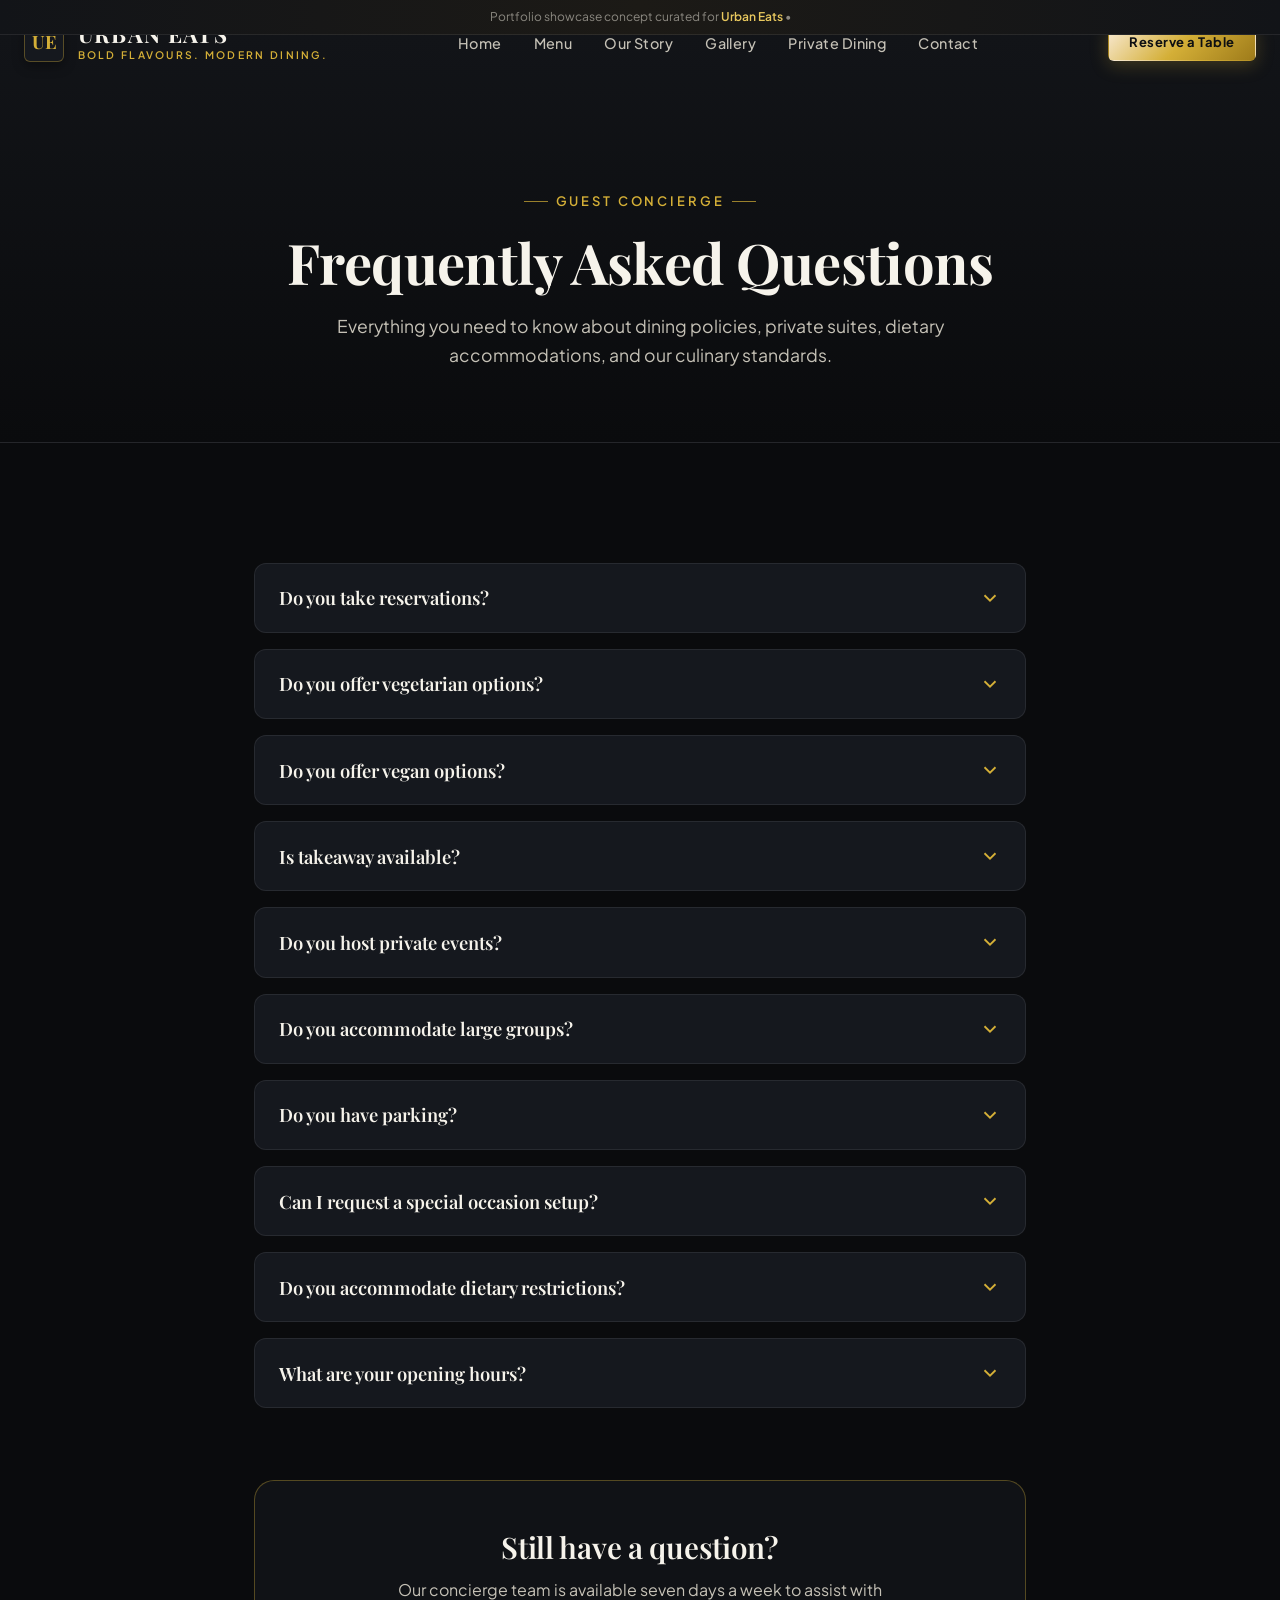
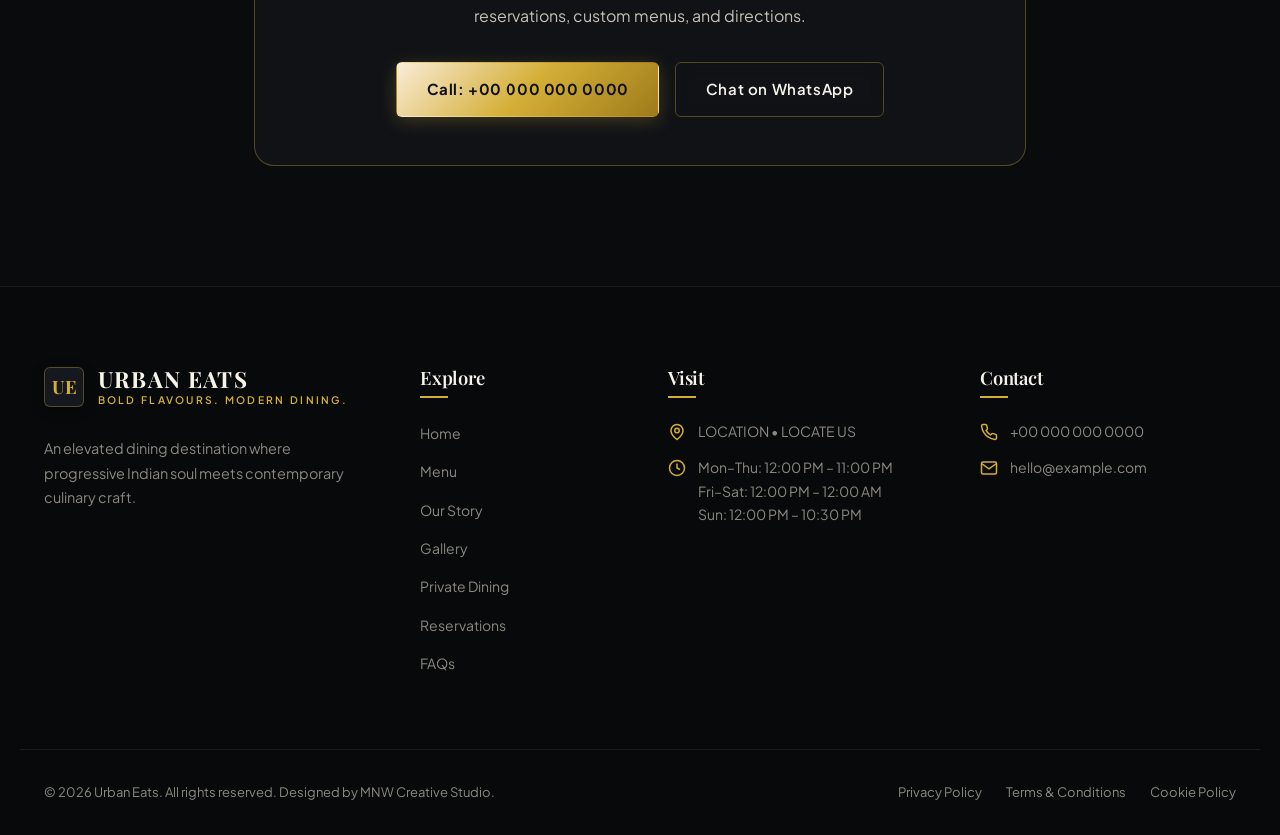
<file: faq.html>
<!DOCTYPE html>
<html lang="en">
<head>
  <meta charset="UTF-8">
  <meta name="viewport" content="width=device-width, initial-scale=1.0">
  <title>Frequently Asked Questions | Urban Eats</title>
  <meta name="description" content="Find answers to all frequently asked questions regarding dining reservations, vegetarian & vegan menus, private dining suites, dress codes, and valet parking at Urban Eats.">
  <link rel="canonical" href="https://urbaneats.in/faq.html">
  <link rel="icon" type="image/svg+xml" href="assets/favicon.svg">

  <meta property="og:type" content="website">
  <meta property="og:title" content="FAQs | Urban Eats">
  <meta property="og:description" content="Answers about dining reservations, dietary accommodations, parking, and private hosting at Urban Eats.">
  <meta property="og:image" content="assets/images/hero-interior.jpg">

  <link rel="stylesheet" href="css/style.css">
</head>
<body>

  <!-- Demo Notice Banner -->
  <div class="demo-banner">
    <span>Portfolio showcase concept curated for <strong>Urban Eats</strong> •</span>
  </div>

  <!-- SITE HEADER -->
  <header class="site-header" id="siteHeader">
    <div class="container-wide header-inner">
      <a href="index.html" class="brand-logo" aria-label="Urban Eats Home">
        <div class="brand-symbol">UE</div>
        <div class="brand-text">
          <span class="brand-name">Urban Eats</span>
          <span class="brand-tagline">Bold Flavours. Modern Dining.</span>
        </div>
      </a>

      <nav aria-label="Primary Navigation">
        <ul class="nav-menu">
          <li><a href="index.html" class="nav-link">Home</a></li>
          <li><a href="menu.html" class="nav-link">Menu</a></li>
          <li><a href="about.html" class="nav-link">Our Story</a></li>
          <li><a href="gallery.html" class="nav-link">Gallery</a></li>
          <li><a href="private-dining.html" class="nav-link">Private Dining</a></li>
          <li><a href="contact.html" class="nav-link">Contact</a></li>
        </ul>
      </nav>

      <div class="header-actions">
        <button type="button" class="btn btn-primary btn-sm header-cta" data-open-modal="reservation">
          Reserve a Table
        </button>
        <button class="menu-toggle" id="menuToggle" aria-label="Toggle navigation menu" aria-expanded="false">
          <span></span><span></span><span></span>
        </button>
      </div>
    </div>
  </header>

  <!-- Mobile Drawer -->
  <div class="mobile-nav-backdrop" id="navBackdrop"></div>
  <aside class="mobile-nav" id="mobileNav" aria-label="Mobile Navigation">
    <div>
      <span class="brand-name" style="font-size: 1.25rem; display: block; margin-bottom: 2rem;">Urban Eats</span>
      <ul class="mobile-nav-menu">
        <li><a href="index.html" class="mobile-nav-link">Home</a></li>
        <li><a href="menu.html" class="mobile-nav-link">Menu</a></li>
        <li><a href="about.html" class="mobile-nav-link">Our Story</a></li>
        <li><a href="gallery.html" class="mobile-nav-link">Gallery</a></li>
        <li><a href="private-dining.html" class="mobile-nav-link">Private Dining</a></li>
        <li><a href="contact.html" class="mobile-nav-link">Contact</a></li>
        <li><a href="faq.html" class="mobile-nav-link active">FAQs</a></li>
      </ul>
    </div>
    <div class="mobile-nav-footer">
      <button type="button" class="btn btn-primary" style="width: 100%;" data-open-modal="reservation">
        Reserve a Table
      </button>
    </div>
  </aside>

  <main>
    <!-- Subpage Hero -->
    <section class="subpage-hero">
      <div class="container">
        <div class="section-eyebrow">Guest Concierge</div>
        <h1 class="subpage-title">Frequently Asked Questions</h1>
        <p class="subpage-desc">
          Everything you need to know about dining policies, private suites, dietary accommodations, and our culinary standards.
        </p>
      </div>
    </section>

    <!-- FAQ Accordion Section -->
    <section class="section-padding">
      <div class="container faq-container">
        <!-- FAQ 1 -->
        <div class="accordion-item">
          <button class="accordion-trigger" aria-expanded="false">
            <span>Do you take reservations?</span>
            <svg class="accordion-icon" viewBox="0 0 24 24" fill="none" stroke="currentColor" stroke-width="2"><polyline points="6 9 12 15 18 9"/></svg>
          </button>
          <div class="accordion-panel">
            <div class="accordion-body">
              Yes, advance reservations are highly recommended, particularly for dinner services on Thursdays through Sundays. Walk-in guests are accommodated on a first-come, first-served basis subject to table turnover. Tables are held for 15 minutes past scheduled reservation times.
            </div>
          </div>
        </div>

        <!-- FAQ 2 -->
        <div class="accordion-item">
          <button class="accordion-trigger" aria-expanded="false">
            <span>Do you offer vegetarian options?</span>
            <svg class="accordion-icon" viewBox="0 0 24 24" fill="none" stroke="currentColor" stroke-width="2"><polyline points="6 9 12 15 18 9"/></svg>
          </button>
          <div class="accordion-panel">
            <div class="accordion-body">
              Over half of our menu is dedicated to vegetarian cuisine. Our creations, including the Truffle Butter Paneer Tikka, Wild Morel Mushroom Risotto, and 36-hour charcoal Dal Makhani, are crafted with the exact same rigor and complexity as our meat dishes.
            </div>
          </div>
        </div>

        <!-- FAQ 3 -->
        <div class="accordion-item">
          <button class="accordion-trigger" aria-expanded="false">
            <span>Do you offer vegan options?</span>
            <svg class="accordion-icon" viewBox="0 0 24 24" fill="none" stroke="currentColor" stroke-width="2"><polyline points="6 9 12 15 18 9"/></svg>
          </button>
          <div class="accordion-panel">
            <div class="accordion-body">
              Yes. We have multiple 100% plant-based items clearly marked on our menu, such as our Pulled Jackfruit Tacos in jowar millet shells, Crispy Lotus Stem Honey Chilli, and Coconut Tempered Baingan. Additionally, our chefs are happy to adapt select vegetarian dishes to be completely dairy-free.
            </div>
          </div>
        </div>

        <!-- FAQ 4 -->
        <div class="accordion-item">
          <button class="accordion-trigger" aria-expanded="false">
            <span>Is takeaway available?</span>
            <svg class="accordion-icon" viewBox="0 0 24 24" fill="none" stroke="currentColor" stroke-width="2"><polyline points="6 9 12 15 18 9"/></svg>
          </button>
          <div class="accordion-panel">
            <div class="accordion-body">
              Yes, takeaway is available during all operational dining hours. We pack all takeout orders in custom thermal biodegradable boxes that preserve plating aesthetics, aromatic steam, and texture during transport.
            </div>
          </div>
        </div>

        <!-- FAQ 5 -->
        <div class="accordion-item">
          <button class="accordion-trigger" aria-expanded="false">
            <span>Do you host private events?</span>
            <svg class="accordion-icon" viewBox="0 0 24 24" fill="none" stroke="currentColor" stroke-width="2"><polyline points="6 9 12 15 18 9"/></svg>
          </button>
          <div class="accordion-panel">
            <div class="accordion-body">
              Yes. The Velvet Lounge accommodates up to 16 guests and features a dedicated wine cellar wall, private AV support, and dedicated sommelier service. For larger gatherings up to 35 guests, our semi-private Terrace Courtyard offers an enchanting open-air dining environment.
            </div>
          </div>
        </div>

        <!-- FAQ 6 -->
        <div class="accordion-item">
          <button class="accordion-trigger" aria-expanded="false">
            <span>Do you accommodate large groups?</span>
            <svg class="accordion-icon" viewBox="0 0 24 24" fill="none" stroke="currentColor" stroke-width="2"><polyline points="6 9 12 15 18 9"/></svg>
          </button>
          <div class="accordion-panel">
            <div class="accordion-body">
              Yes, our main dining room easily seats groups of 8 to 14 guests together. For parties of 8 or more, we recommend our curated Chef’s Tasting Family Menu to ensure synchronized course delivery and an effortless dining flow.
            </div>
          </div>
        </div>

        <!-- FAQ 7 -->
        <div class="accordion-item">
          <button class="accordion-trigger" aria-expanded="false">
            <span>Do you have parking?</span>
            <svg class="accordion-icon" viewBox="0 0 24 24" fill="none" stroke="currentColor" stroke-width="2"><polyline points="6 9 12 15 18 9"/></svg>
          </button>
          <div class="accordion-panel">
            <div class="accordion-body">
              Yes, complimentary valet parking is provided for all dining guests directly at our front entrance. LOCATE US.
            </div>
          </div>
        </div>

        <!-- FAQ 8 -->
        <div class="accordion-item">
          <button class="accordion-trigger" aria-expanded="false">
            <span>Can I request a special occasion setup?</span>
            <svg class="accordion-icon" viewBox="0 0 24 24" fill="none" stroke="currentColor" stroke-width="2"><polyline points="6 9 12 15 18 9"/></svg>
          </button>
          <div class="accordion-panel">
            <div class="accordion-body">
              Absolutely. We frequently curate custom birthday candle desserts, anniversary flower arrangements, personalized embossed menu cards, and welcome champagne pours. Please notify us at least 24 hours prior to your reservation.
            </div>
          </div>
        </div>

        <!-- FAQ 9 -->
        <div class="accordion-item">
          <button class="accordion-trigger" aria-expanded="false">
            <span>Do you accommodate dietary restrictions?</span>
            <svg class="accordion-icon" viewBox="0 0 24 24" fill="none" stroke="currentColor" stroke-width="2"><polyline points="6 9 12 15 18 9"/></svg>
          </button>
          <div class="accordion-panel">
            <div class="accordion-body">
              Our culinary team handles allergies with maximum care. We provide tailored preparations for gluten intolerance, nut allergies, dairy sensitivities, and Jain dietary restrictions (no root vegetables, onions, or garlic) upon request.
            </div>
          </div>
        </div>

        <!-- FAQ 10 -->
        <div class="accordion-item">
          <button class="accordion-trigger" aria-expanded="false">
            <span>What are your opening hours?</span>
            <svg class="accordion-icon" viewBox="0 0 24 24" fill="none" stroke="currentColor" stroke-width="2"><polyline points="6 9 12 15 18 9"/></svg>
          </button>
          <div class="accordion-panel">
            <div class="accordion-body">
              We operate 7 days a week: Monday to Thursday from 12:00 PM to 11:00 PM; Friday and Saturday from 12:00 PM to 12:00 AM midnight; and Sunday from 12:00 PM to 10:30 PM. The kitchen accepts last orders 30 minutes before closing.
            </div>
          </div>
        </div>

        <!-- Still have questions? -->
        <div style="margin-top: 4.5rem; background: var(--bg-surface); border: 1px solid var(--border-gold); border-radius: var(--radius-lg); padding: 3rem 2rem; text-align: center;">
          <h3 style="font-size: 1.85rem; margin-bottom: 0.75rem;">Still have a question?</h3>
          <p style="color: var(--text-secondary); max-width: 520px; margin: 0 auto 2rem auto;">
            Our concierge team is available seven days a week to assist with reservations, custom menus, and directions.
          </p>
          <div style="display: flex; gap: 1rem; justify-content: center; flex-wrap: wrap;">
            <a href="javascript:void(0)" class="btn btn-primary demo-action-btn">
              Call: +00 000 000 0000
            </a>
            <a href="javascript:void(0)" class="btn btn-secondary demo-action-btn">
              Chat on WhatsApp
            </a>
          </div>
        </div>
      </div>
    </section>
  </main>

  <!-- FOOTER -->
  <footer class="site-footer">
    <div class="container footer-grid">
      <div class="footer-col-brand">
        <a href="index.html" class="brand-logo" style="margin-bottom: 0.5rem;">
          <div class="brand-symbol">UE</div>
          <div class="brand-text">
            <span class="brand-name">Urban Eats</span>
            <span class="brand-tagline">Bold Flavours. Modern Dining.</span>
          </div>
        </a>
        <p class="footer-desc">
          An elevated dining destination where progressive Indian soul meets contemporary culinary craft.
        </p>
      </div>

      <div>
        <h4 class="footer-col-title">Explore</h4>
        <ul class="footer-links">
          <li><a href="index.html" class="footer-link">Home</a></li>
          <li><a href="menu.html" class="footer-link">Menu</a></li>
          <li><a href="about.html" class="footer-link">Our Story</a></li>
          <li><a href="gallery.html" class="footer-link">Gallery</a></li>
          <li><a href="private-dining.html" class="footer-link">Private Dining</a></li>
          <li><a href="reservations.html" class="footer-link">Reservations</a></li>
          <li><a href="faq.html" class="footer-link">FAQs</a></li>
        </ul>
      </div>

      <div>
        <h4 class="footer-col-title">Visit</h4>
        <div class="footer-contact-item">
          <svg width="18" height="18" viewBox="0 0 24 24" fill="none" stroke="currentColor" stroke-width="2"><path d="M20 10c0 6-8 12-8 12s-8-6-8-12a8 8 0 0 1 16 0Z"/><circle cx="12" cy="10" r="3"/></svg>
          <span>LOCATION • LOCATE US</span>
        </div>
        <div class="footer-contact-item">
          <svg width="18" height="18" viewBox="0 0 24 24" fill="none" stroke="currentColor" stroke-width="2"><circle cx="12" cy="12" r="10"/><polyline points="12 6 12 12 16 14"/></svg>
          <div>
            Mon–Thu: 12:00 PM – 11:00 PM<br>
            Fri–Sat: 12:00 PM – 12:00 AM<br>
            Sun: 12:00 PM – 10:30 PM
          </div>
        </div>
      </div>

      <div>
        <h4 class="footer-col-title">Contact</h4>
        <div class="footer-contact-item">
          <svg width="18" height="18" viewBox="0 0 24 24" fill="none" stroke="currentColor" stroke-width="2"><path d="M22 16.92v3a2 2 0 0 1-2.18 2 19.79 19.79 0 0 1-8.63-3.07 19.5 19.5 0 0 1-6-6 19.79 19.79 0 0 1-3.07-8.67A2 2 0 0 1 4.11 2h3a2 2 0 0 1 2 1.72 12.84 12.84 0 0 0 .7 2.81 2 2 0 0 1-.45 2.11L8.09 9.91a16 16 0 0 0 6 6l1.27-1.27a2 2 0 0 1 2.11-.45 12.84 12.84 0 0 0 2.81.7A2 2 0 0 1 22 16.92z"/></svg>
          <a href="javascript:void(0)" class="demo-action-btn" style="color: inherit;">+00 000 000 0000</a>
        </div>
        <div class="footer-contact-item">
          <svg width="18" height="18" viewBox="0 0 24 24" fill="none" stroke="currentColor" stroke-width="2"><path d="M4 4h16c1.1 0 2 .9 2 2v12c0 1.1-.9 2-2 2H4c-1.1 0-2-.9-2-2V6c0-1.1.9-2 2-2z"/><polyline points="22,6 12,13 2,6"/></svg>
          <a href="javascript:void(0)" class="demo-action-btn" style="color: inherit;">hello@example.com</a>
        </div>
      </div>
    </div>

    <div class="container footer-bottom">
      <div>
        © 2026 Urban Eats. All rights reserved. Designed by MNW Creative Studio.
      </div>
      <div class="footer-bottom-links">
        <a href="privacy.html">Privacy Policy</a>
        <a href="terms.html">Terms & Conditions</a>
        <a href="cookie-policy.html">Cookie Policy</a>
      </div>
    </div>
  </footer>

  <!-- Floating Mobile Action Bar -->
  <aside class="mobile-action-bar" aria-label="Mobile Quick Actions">
    <div class="mobile-action-bar-inner">
      <a href="javascript:void(0)" class="action-bar-btn demo-action-btn">
        <svg viewBox="0 0 24 24" fill="none" stroke="currentColor" stroke-width="2"><path d="M22 16.92v3a2 2 0 0 1-2.18 2 19.79 19.79 0 0 1-8.63-3.07 19.5 19.5 0 0 1-6-6 19.79 19.79 0 0 1-3.07-8.67A2 2 0 0 1 4.11 2h3a2 2 0 0 1 2 1.72 12.84 12.84 0 0 0 .7 2.81 2 2 0 0 1-.45 2.11L8.09 9.91a16 16 0 0 0 6 6l1.27-1.27a2 2 0 0 1 2.11-.45 12.84 12.84 0 0 0 2.81.7A2 2 0 0 1 22 16.92z"/></svg>
        <span>Call</span>
      </a>
      <a href="javascript:void(0)" class="action-bar-btn demo-action-btn">
        <svg viewBox="0 0 24 24" fill="none" stroke="currentColor" stroke-width="2"><path d="M21 11.5a8.38 8.38 0 0 1-.9 3.8 8.5 8.5 0 0 1-7.6 4.7 8.38 8.38 0 0 1-3.8-.9L3 21l1.9-5.7a8.38 8.38 0 0 1-.9-3.8 8.5 8.5 0 0 1 4.7-7.6 8.38 8.38 0 0 1 3.8-.9h.5a8.48 8.48 0 0 1 8 8v.5z"/></svg>
        <span>WhatsApp</span>
      </a>
      <a href="menu.html" class="action-bar-btn">
        <svg viewBox="0 0 24 24" fill="none" stroke="currentColor" stroke-width="2"><path d="M18 8h1a4 4 0 0 1 0 8h-1"/><path d="M2 8h16v9a4 4 0 0 1-4 4H6a4 4 0 0 1-4-4V8z"/></svg>
        <span>Menu</span>
      </a>
      <button type="button" class="action-bar-btn highlight" data-open-modal="reservation" style="border: none; cursor: pointer;">
        <svg viewBox="0 0 24 24" fill="none" stroke="currentColor" stroke-width="2"><rect x="3" y="4" width="18" height="18" rx="2" ry="2"/><line x1="16" y1="2" x2="16" y2="6"/><line x1="8" y1="2" x2="8" y2="6"/><line x1="3" y1="10" x2="21" y2="10"/></svg>
        <span>Reserve</span>
      </button>
    </div>
  </aside>

  <!-- Universal Reservation Modal -->
  <div class="modal-backdrop" data-modal="reservation" role="dialog" aria-modal="true" aria-label="Table Reservation Modal">
    <div class="modal-box">
      <button class="modal-close-btn" aria-label="Close dialog">
        <svg width="20" height="20" viewBox="0 0 24 24" fill="none" stroke="currentColor" stroke-width="2"><line x1="18" y1="6" x2="6" y2="18"/><line x1="6" y1="6" x2="18" y2="18"/></svg>
      </button>
      <form class="reservation-form" novalidate>
        <div class="section-eyebrow no-after">Online Booking</div>
        <h3 style="font-size: 1.65rem; margin-bottom: 0.35rem;">Reserve Your Table</h3>
        <p style="font-size: 0.85rem; color: var(--text-muted); margin-bottom: 1.5rem;">Urban Eats • LOCATION</p>
        <div class="form-grid">
          <div class="form-group">
            <label class="form-label">Full Name <span class="req">*</span></label>
            <input type="text" name="name" class="form-control" placeholder="Your name" required>
            <span class="form-error-msg"></span>
          </div>
          <div class="form-group">
            <label class="form-label">Phone Number <span class="req">*</span></label>
            <input type="tel" name="phone" class="form-control" placeholder="+00 000 000 0000" required>
            <span class="form-error-msg"></span>
          </div>
          <div class="form-group col-span-2">
            <label class="form-label">Email Address <span class="req">*</span></label>
            <input type="email" name="email" class="form-control" placeholder="hello@example.com" required>
            <span class="form-error-msg"></span>
          </div>
          <div class="form-group">
            <label class="form-label">Date <span class="req">*</span></label>
            <input type="date" name="date" class="form-control" required>
            <span class="form-error-msg"></span>
          </div>
          <div class="form-group">
            <label class="form-label">Time <span class="req">*</span></label>
            <select name="time" class="form-control" required>
              <option value="" disabled selected>Select time</option>
              <option value="12:30 PM">12:30 PM</option>
              <option value="1:30 PM">1:30 PM</option>
              <option value="7:30 PM">7:30 PM</option>
              <option value="8:30 PM">8:30 PM</option>
              <option value="9:30 PM">9:30 PM</option>
            </select>
            <span class="form-error-msg"></span>
          </div>
          <div class="form-group col-span-2" style="margin-top: 0.5rem;">
            <button type="submit" class="btn btn-primary" style="width: 100%;">Confirm Table Request</button>
          </div>
        </div>
      </form>
      <div class="reservation-success-card">
        <div class="success-check-icon">
          <svg width="32" height="32" viewBox="0 0 24 24" fill="none" stroke="currentColor" stroke-width="2.5"><polyline points="20 6 9 17 4 12"/></svg>
        </div>
        <h3 class="success-title" style="font-size: 1.5rem;">Table Reserved</h3>
        <p class="success-desc">
          Your reservation request has been received. Reference: <strong class="receipt-ref" style="color: var(--gold-light);">UE-CH-0000</strong>
        </p>
      </div>
    </div>
  </div>

  <script src="js/main.js"></script>
</body>
</html>
</file>
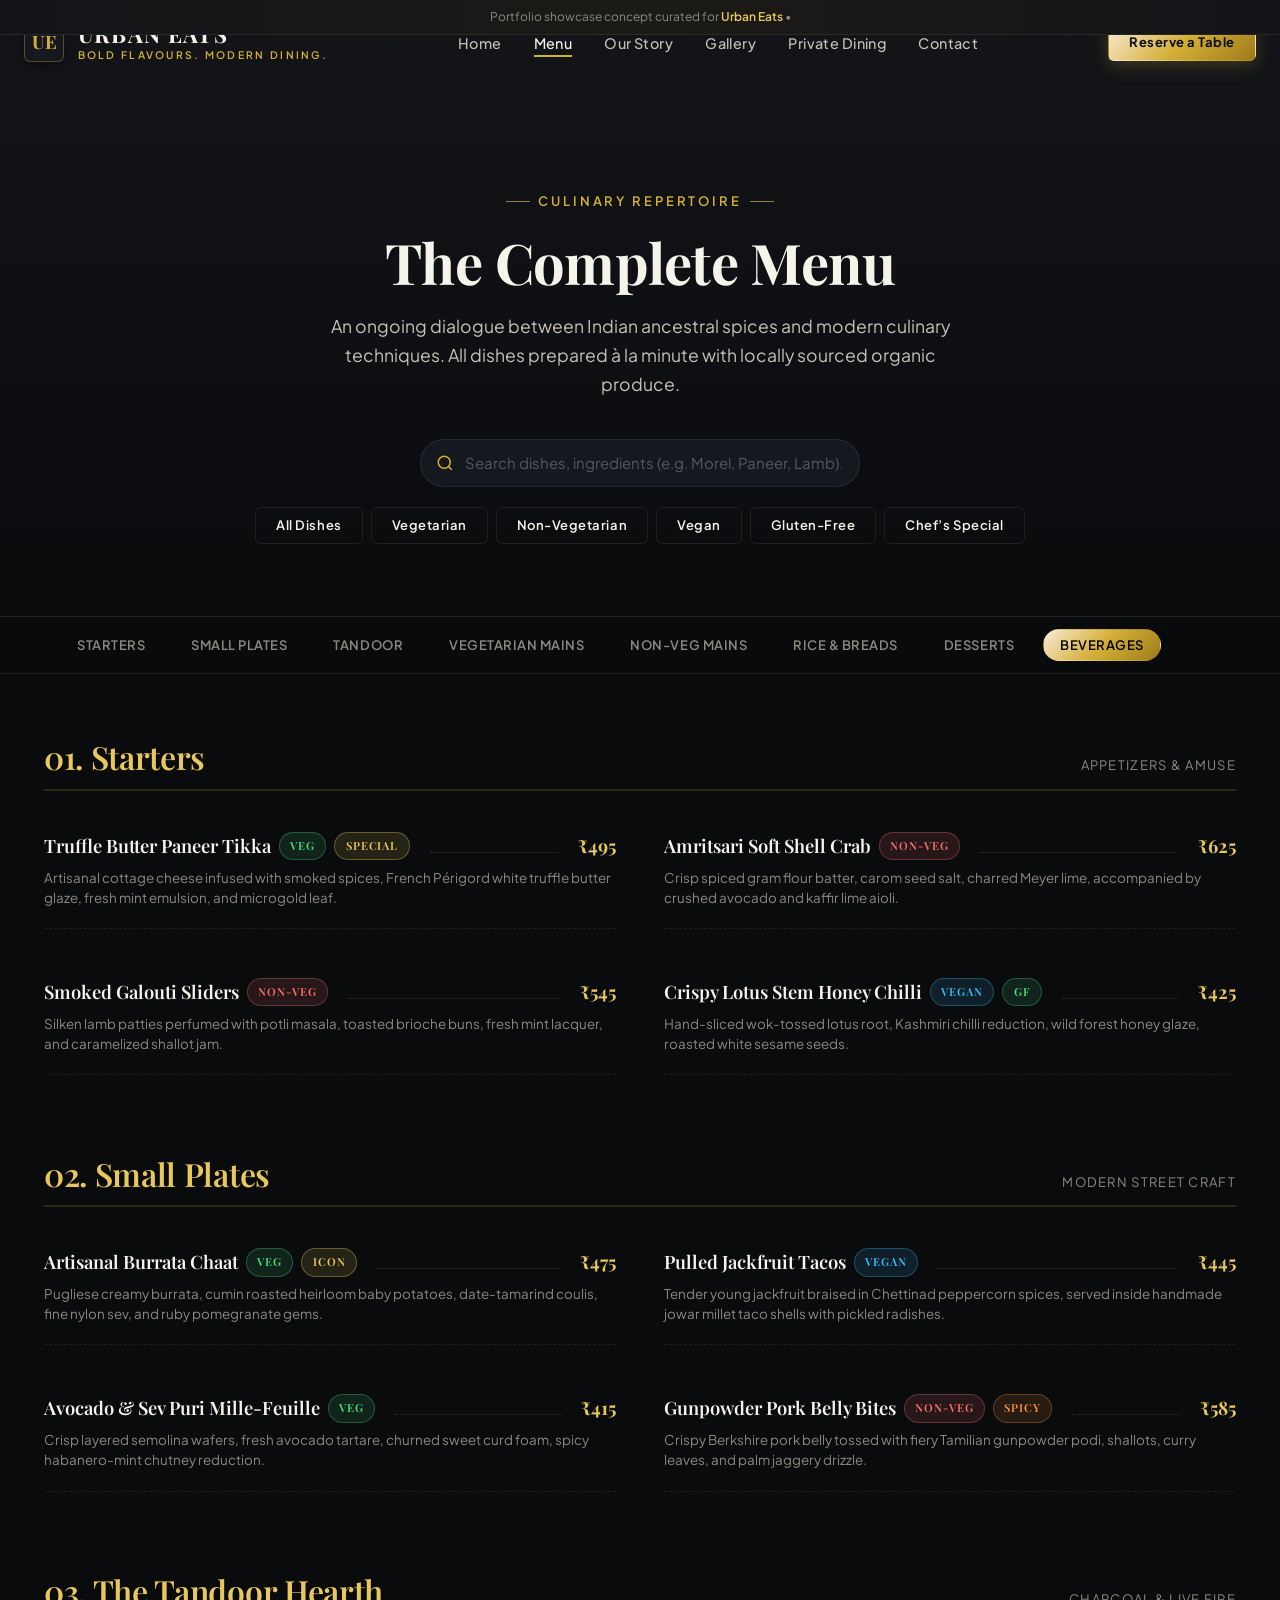
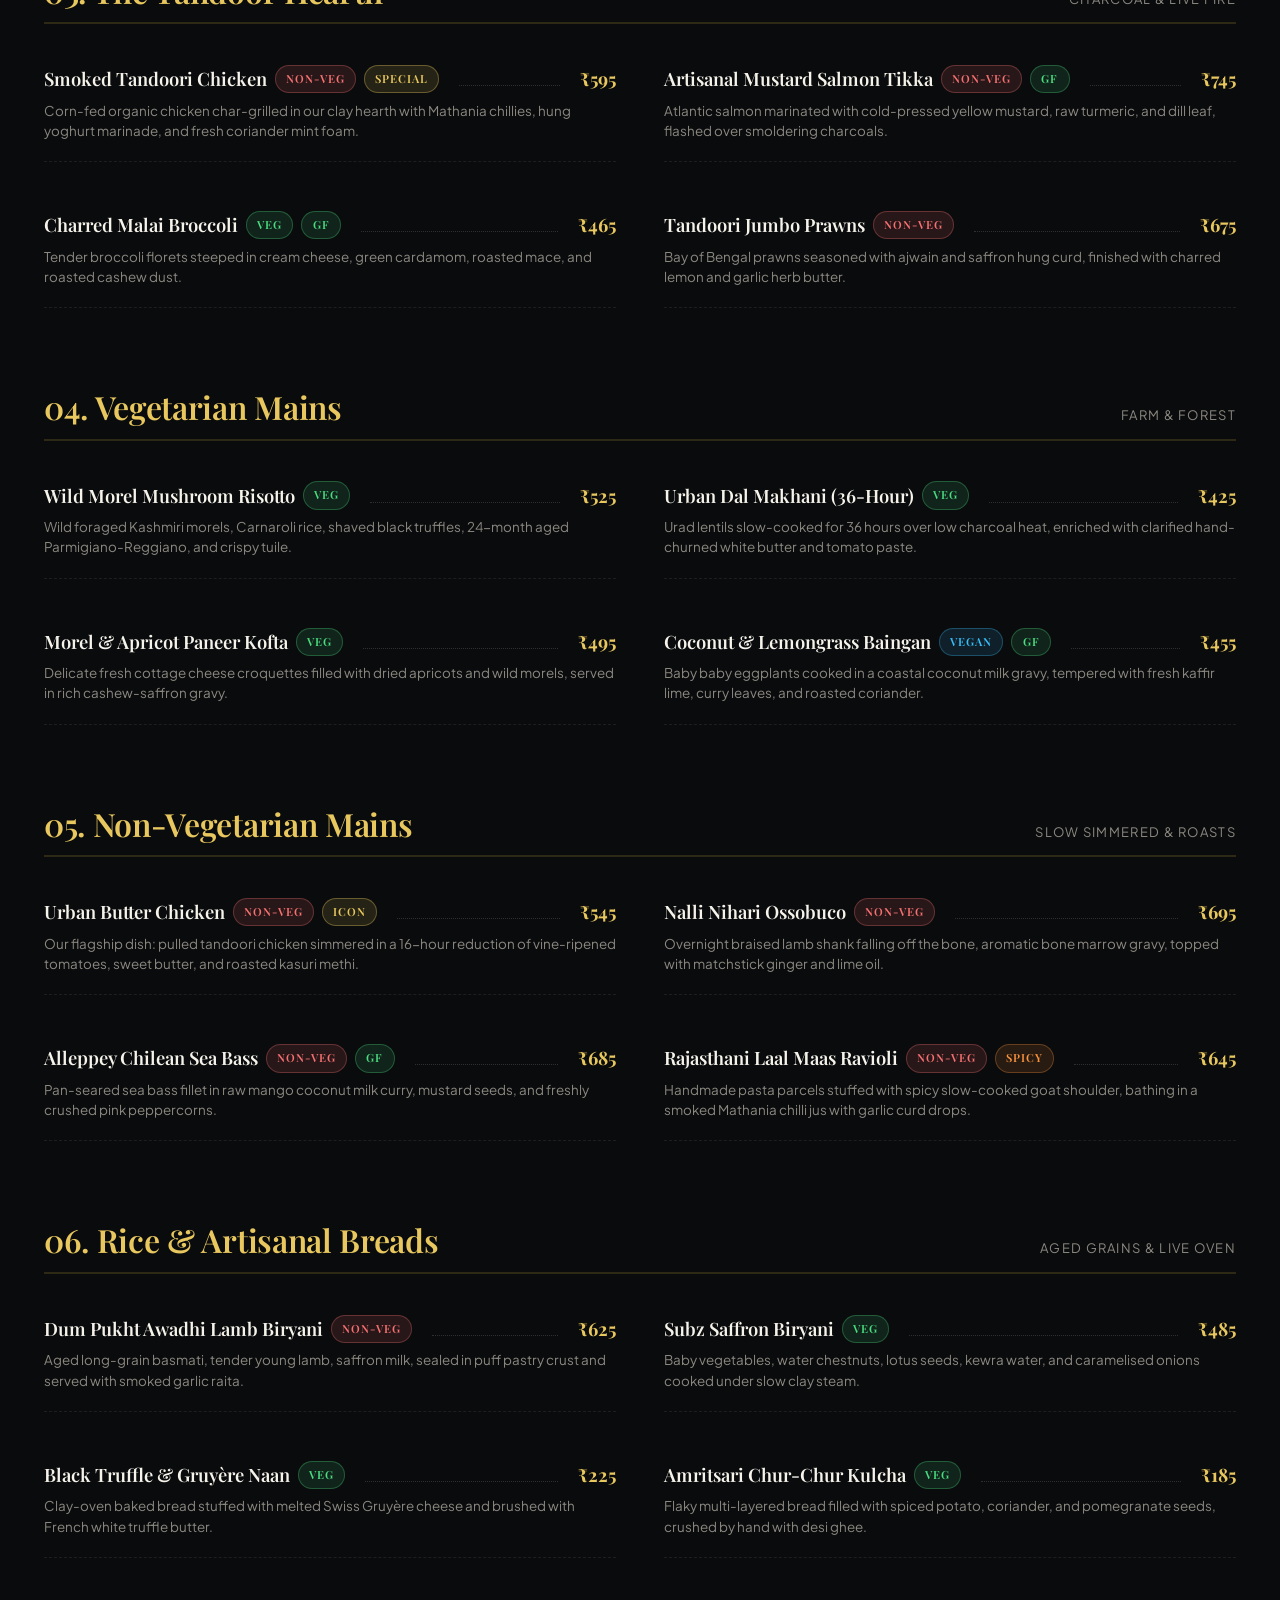
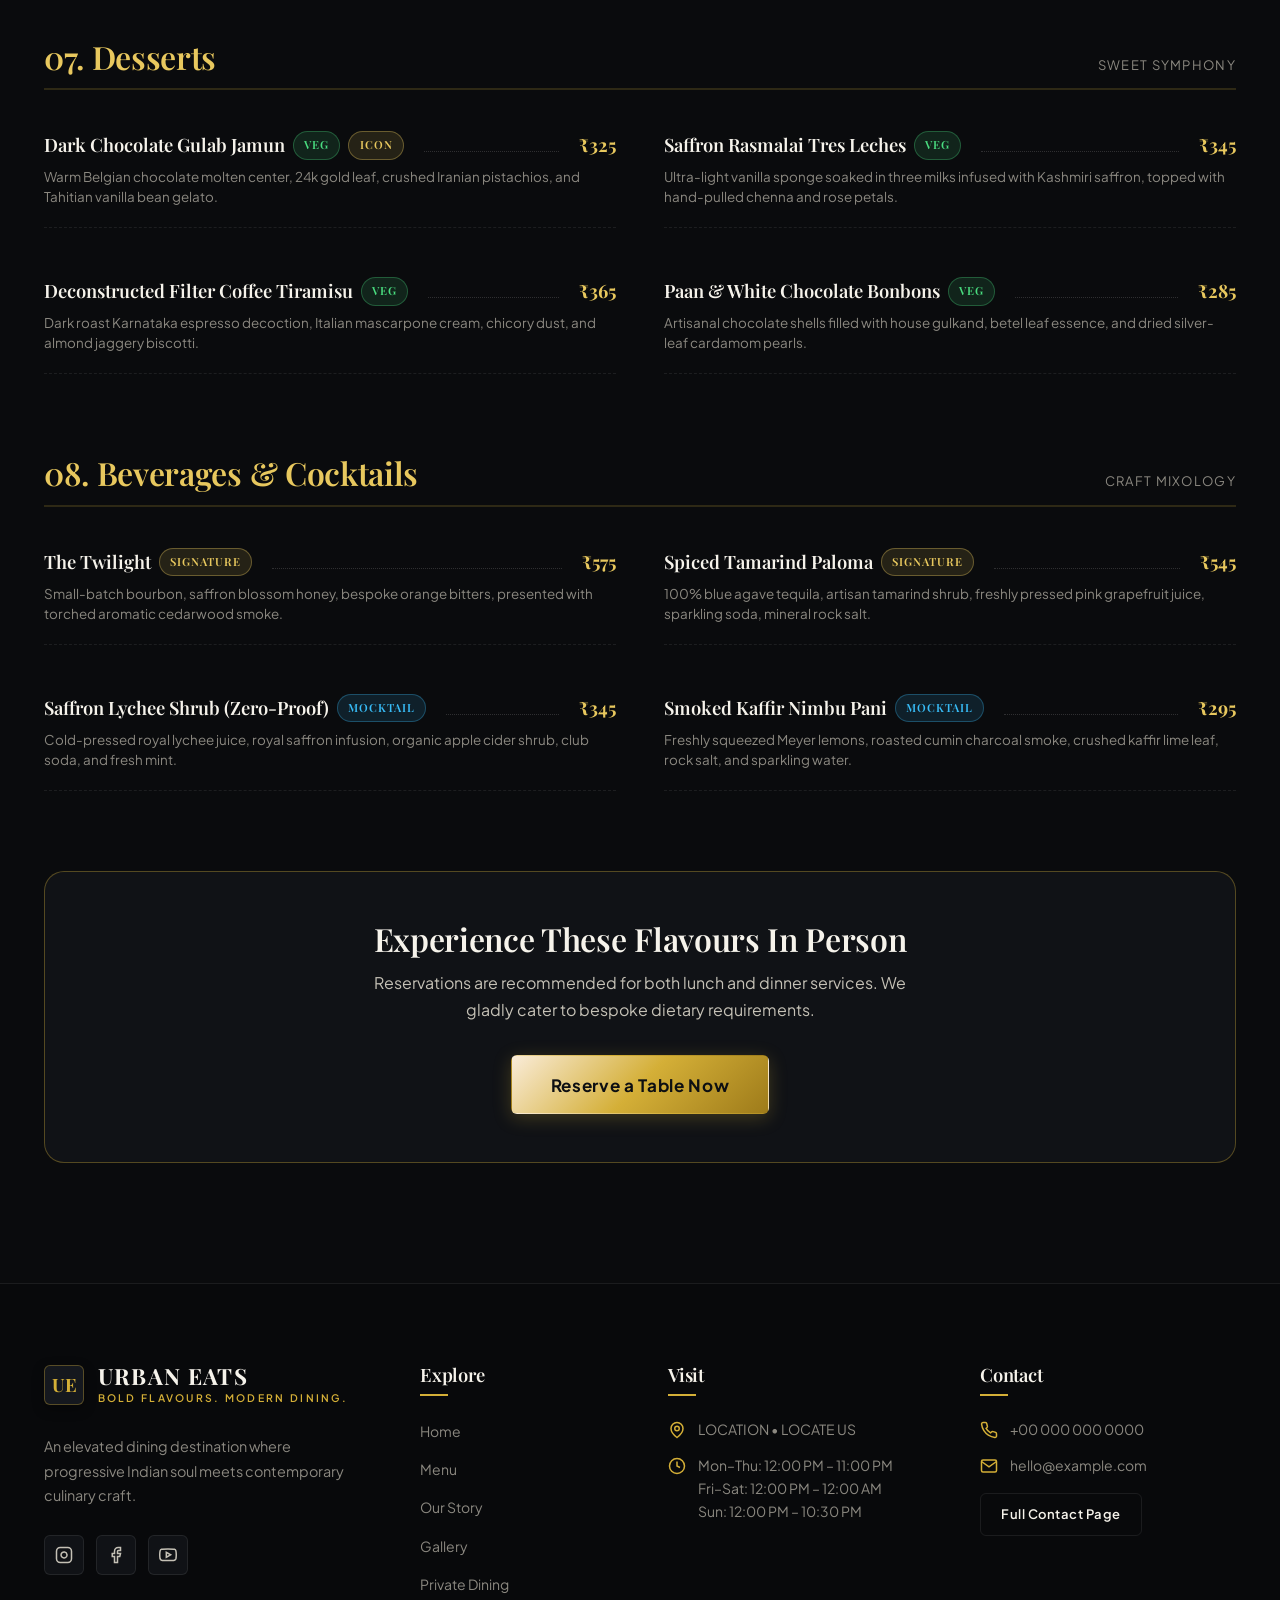
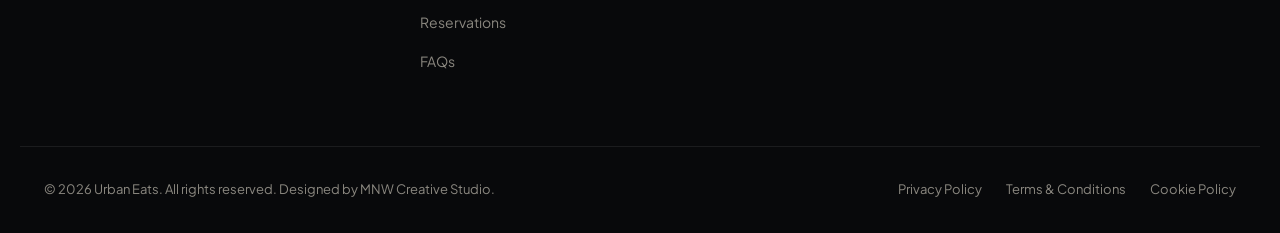
<file: menu.html>
<!DOCTYPE html>
<html lang="en">
<head>
  <meta charset="UTF-8">
  <meta name="viewport" content="width=device-width, initial-scale=1.0">
  <title>The Menu | Urban Eats | Progressive Indian Gastronomy</title>
  <meta name="description" content="Explore the complete culinary menu of Urban Eats. 32+ handcrafted dishes spanning artisanal tandoor, delicate small plates, rich slow-cooked curries, and craft cocktails.">
  <link rel="canonical" href="https://urbaneats.in/menu.html">
  <link rel="icon" type="image/svg+xml" href="assets/favicon.svg">

  <meta property="og:type" content="restaurant.menu">
  <meta property="og:title" content="The Menu | Urban Eats | Bold Flavours. Modern Dining.">
  <meta property="og:description" content="Discover our 32+ handcrafted dishes: tandoor specialties, progressive curries, wild morel risotto, and signature desserts.">
  <meta property="og:image" content="assets/images/dish-paneer-tikka.jpg">

  <link rel="stylesheet" href="css/style.css">
</head>
<body>

  <!-- Demo Notice Banner -->
  <div class="demo-banner">
    <span>Portfolio showcase concept curated for <strong>Urban Eats</strong> •</span>
  </div>

  <!-- SITE HEADER -->
  <header class="site-header" id="siteHeader">
    <div class="container-wide header-inner">
      <a href="index.html" class="brand-logo" aria-label="Urban Eats Home">
        <div class="brand-symbol">UE</div>
        <div class="brand-text">
          <span class="brand-name">Urban Eats</span>
          <span class="brand-tagline">Bold Flavours. Modern Dining.</span>
        </div>
      </a>

      <nav aria-label="Primary Navigation">
        <ul class="nav-menu">
          <li><a href="index.html" class="nav-link">Home</a></li>
          <li><a href="menu.html" class="nav-link active">Menu</a></li>
          <li><a href="about.html" class="nav-link">Our Story</a></li>
          <li><a href="gallery.html" class="nav-link">Gallery</a></li>
          <li><a href="private-dining.html" class="nav-link">Private Dining</a></li>
          <li><a href="contact.html" class="nav-link">Contact</a></li>
        </ul>
      </nav>

      <div class="header-actions">
        <button type="button" class="btn btn-primary btn-sm header-cta" data-open-modal="reservation">
          Reserve a Table
        </button>
        <button class="menu-toggle" id="menuToggle" aria-label="Toggle navigation menu" aria-expanded="false">
          <span></span><span></span><span></span>
        </button>
      </div>
    </div>
  </header>

  <!-- Mobile Drawer -->
  <div class="mobile-nav-backdrop" id="navBackdrop"></div>
  <aside class="mobile-nav" id="mobileNav" aria-label="Mobile Navigation">
    <div>
      <span class="brand-name" style="font-size: 1.25rem; display: block; margin-bottom: 2rem;">Urban Eats</span>
      <ul class="mobile-nav-menu">
        <li><a href="index.html" class="mobile-nav-link">Home</a></li>
        <li><a href="menu.html" class="mobile-nav-link active">Menu</a></li>
        <li><a href="about.html" class="mobile-nav-link">Our Story</a></li>
        <li><a href="gallery.html" class="mobile-nav-link">Gallery</a></li>
        <li><a href="private-dining.html" class="mobile-nav-link">Private Dining</a></li>
        <li><a href="contact.html" class="mobile-nav-link">Contact</a></li>
        <li><a href="faq.html" class="mobile-nav-link">FAQs</a></li>
      </ul>
    </div>
    <div class="mobile-nav-footer">
      <button type="button" class="btn btn-primary" style="width: 100%;" data-open-modal="reservation">
        Reserve a Table
      </button>
      <div class="mobile-nav-info">
        <p><strong>LOCATION • LOCATE US</strong></p>
        <p>Open Daily • 12:00 PM – Late</p>
      </div>
    </div>
  </aside>

  <main>
    <!-- Subpage Hero -->
    <section class="subpage-hero">
      <div class="container">
        <div class="section-eyebrow">Culinary Repertoire</div>
        <h1 class="subpage-title">The Complete Menu</h1>
        <p class="subpage-desc">
          An ongoing dialogue between Indian ancestral spices and modern culinary techniques. All dishes prepared à la minute with locally sourced organic produce.
        </p>

        <!-- Dietary Filters & Search -->
        <div style="margin-top: 2.5rem; display: flex; flex-direction: column; align-items: center; gap: 1.25rem;">
          <!-- Search Bar -->
          <div style="position: relative; max-width: 440px; width: 100%;">
            <input type="text" class="form-control menu-search-input" placeholder="Search dishes, ingredients (e.g. Morel, Paneer, Lamb)..." style="padding-left: 2.75rem; border-radius: var(--radius-pill);">
            <svg style="position: absolute; left: 1rem; top: 50%; transform: translateY(-50%); color: var(--gold-primary);" width="18" height="18" viewBox="0 0 24 24" fill="none" stroke="currentColor" stroke-width="2">
              <circle cx="11" cy="11" r="8"/><line x1="21" y1="21" x2="16.65" y2="16.65"/>
            </svg>
          </div>

          <!-- Filter Pills -->
          <div style="display: flex; gap: 0.5rem; flex-wrap: wrap; justify-content: center;">
            <button type="button" class="btn btn-sm btn-ghost dietary-filter-btn active" data-filter="all">All Dishes</button>
            <button type="button" class="btn btn-sm btn-ghost dietary-filter-btn" data-filter="veg">Vegetarian</button>
            <button type="button" class="btn btn-sm btn-ghost dietary-filter-btn" data-filter="nonveg">Non-Vegetarian</button>
            <button type="button" class="btn btn-sm btn-ghost dietary-filter-btn" data-filter="vegan">Vegan</button>
            <button type="button" class="btn btn-sm btn-ghost dietary-filter-btn" data-filter="gluten-free">Gluten-Free</button>
            <button type="button" class="btn btn-sm btn-ghost dietary-filter-btn" data-filter="special">Chef’s Special</button>
          </div>
        </div>
      </div>
    </section>

    <!-- Sticky Category Nav -->
    <nav class="sticky-cat-nav" aria-label="Menu Category Navigation">
      <div class="container">
        <ul class="sticky-cat-list">
          <li><button class="cat-nav-btn active" data-target="cat-starters">Starters</button></li>
          <li><button class="cat-nav-btn" data-target="cat-small-plates">Small Plates</button></li>
          <li><button class="cat-nav-btn" data-target="cat-tandoor">Tandoor</button></li>
          <li><button class="cat-nav-btn" data-target="cat-veg-mains">Vegetarian Mains</button></li>
          <li><button class="cat-nav-btn" data-target="cat-non-veg-mains">Non-Veg Mains</button></li>
          <li><button class="cat-nav-btn" data-target="cat-rice-breads">Rice & Breads</button></li>
          <li><button class="cat-nav-btn" data-target="cat-desserts">Desserts</button></li>
          <li><button class="cat-nav-btn" data-target="cat-beverages">Beverages</button></li>
        </ul>
      </div>
    </nav>

    <!-- Full Menu Sections Container -->
    <div class="container section-padding" style="padding-top: 4rem;">

      <!-- Empty state when search filters nothing -->
      <div class="menu-empty-state" style="display: none; text-align: center; padding: 4rem 1rem;">
        <h3 style="font-size: 1.5rem; margin-bottom: 0.5rem;">No dishes found</h3>
        <p style="color: var(--text-muted);">Try adjusting your search query or dietary filters.</p>
      </div>

      <!-- 1. STARTERS -->
      <section class="menu-category-section" id="cat-starters" style="margin-bottom: 5rem;">
        <div style="border-bottom: 2px solid var(--border-gold-subtle); padding-bottom: 0.75rem; margin-bottom: 2.5rem; display: flex; justify-content: space-between; align-items: baseline;">
          <h2 style="font-size: 2rem; color: var(--gold-light);">01. Starters</h2>
          <span style="font-size: 0.8125rem; color: var(--text-muted); text-transform: uppercase; letter-spacing: 0.1em;">Appetizers & Amuse</span>
        </div>

        <div class="menu-list-grid">
          <!-- Item 1 -->
          <div class="menu-item-row full-menu-item" data-tags="veg special">
            <div class="menu-item-top">
              <span class="menu-item-name item-title">Truffle Butter Paneer Tikka <span class="badge badge-veg">Veg</span><span class="badge badge-special">Special</span></span>
              <span class="menu-dots"></span>
              <span class="menu-item-price">₹495</span>
            </div>
            <p class="menu-item-desc item-desc">Artisanal cottage cheese infused with smoked spices, French Périgord white truffle butter glaze, fresh mint emulsion, and microgold leaf.</p>
          </div>

          <!-- Item 2 -->
          <div class="menu-item-row full-menu-item" data-tags="nonveg special">
            <div class="menu-item-top">
              <span class="menu-item-name item-title">Amritsari Soft Shell Crab <span class="badge badge-nonveg">Non-Veg</span></span>
              <span class="menu-dots"></span>
              <span class="menu-item-price">₹625</span>
            </div>
            <p class="menu-item-desc item-desc">Crisp spiced gram flour batter, carom seed salt, charred Meyer lime, accompanied by crushed avocado and kaffir lime aioli.</p>
          </div>

          <!-- Item 3 -->
          <div class="menu-item-row full-menu-item" data-tags="nonveg">
            <div class="menu-item-top">
              <span class="menu-item-name item-title">Smoked Galouti Sliders <span class="badge badge-nonveg">Non-Veg</span></span>
              <span class="menu-dots"></span>
              <span class="menu-item-price">₹545</span>
            </div>
            <p class="menu-item-desc item-desc">Silken lamb patties perfumed with potli masala, toasted brioche buns, fresh mint lacquer, and caramelized shallot jam.</p>
          </div>

          <!-- Item 4 -->
          <div class="menu-item-row full-menu-item" data-tags="vegan gluten-free">
            <div class="menu-item-top">
              <span class="menu-item-name item-title">Crispy Lotus Stem Honey Chilli <span class="badge badge-vegan">Vegan</span><span class="badge badge-veg">GF</span></span>
              <span class="menu-dots"></span>
              <span class="menu-item-price">₹425</span>
            </div>
            <p class="menu-item-desc item-desc">Hand-sliced wok-tossed lotus root, Kashmiri chilli reduction, wild forest honey glaze, roasted white sesame seeds.</p>
          </div>
        </div>
      </section>

      <!-- 2. SMALL PLATES -->
      <section class="menu-category-section" id="cat-small-plates" style="margin-bottom: 5rem;">
        <div style="border-bottom: 2px solid var(--border-gold-subtle); padding-bottom: 0.75rem; margin-bottom: 2.5rem; display: flex; justify-content: space-between; align-items: baseline;">
          <h2 style="font-size: 2rem; color: var(--gold-light);">02. Small Plates</h2>
          <span style="font-size: 0.8125rem; color: var(--text-muted); text-transform: uppercase; letter-spacing: 0.1em;">Modern Street Craft</span>
        </div>

        <div class="menu-list-grid">
          <!-- Item 5 -->
          <div class="menu-item-row full-menu-item" data-tags="veg special">
            <div class="menu-item-top">
              <span class="menu-item-name item-title">Artisanal Burrata Chaat <span class="badge badge-veg">Veg</span><span class="badge badge-special">Icon</span></span>
              <span class="menu-dots"></span>
              <span class="menu-item-price">₹475</span>
            </div>
            <p class="menu-item-desc item-desc">Pugliese creamy burrata, cumin roasted heirloom baby potatoes, date-tamarind coulis, fine nylon sev, and ruby pomegranate gems.</p>
          </div>

          <!-- Item 6 -->
          <div class="menu-item-row full-menu-item" data-tags="vegan gluten-free">
            <div class="menu-item-top">
              <span class="menu-item-name item-title">Pulled Jackfruit Tacos <span class="badge badge-vegan">Vegan</span></span>
              <span class="menu-dots"></span>
              <span class="menu-item-price">₹445</span>
            </div>
            <p class="menu-item-desc item-desc">Tender young jackfruit braised in Chettinad peppercorn spices, served inside handmade jowar millet taco shells with pickled radishes.</p>
          </div>

          <!-- Item 7 -->
          <div class="menu-item-row full-menu-item" data-tags="veg">
            <div class="menu-item-top">
              <span class="menu-item-name item-title">Avocado & Sev Puri Mille-Feuille <span class="badge badge-veg">Veg</span></span>
              <span class="menu-dots"></span>
              <span class="menu-item-price">₹415</span>
            </div>
            <p class="menu-item-desc item-desc">Crisp layered semolina wafers, fresh avocado tartare, churned sweet curd foam, spicy habanero-mint chutney reduction.</p>
          </div>

          <!-- Item 8 -->
          <div class="menu-item-row full-menu-item" data-tags="nonveg spicy">
            <div class="menu-item-top">
              <span class="menu-item-name item-title">Gunpowder Pork Belly Bites <span class="badge badge-nonveg">Non-Veg</span><span class="badge badge-spicy">Spicy</span></span>
              <span class="menu-dots"></span>
              <span class="menu-item-price">₹585</span>
            </div>
            <p class="menu-item-desc item-desc">Crispy Berkshire pork belly tossed with fiery Tamilian gunpowder podi, shallots, curry leaves, and palm jaggery drizzle.</p>
          </div>
        </div>
      </section>

      <!-- 3. TANDOOR -->
      <section class="menu-category-section" id="cat-tandoor" style="margin-bottom: 5rem;">
        <div style="border-bottom: 2px solid var(--border-gold-subtle); padding-bottom: 0.75rem; margin-bottom: 2.5rem; display: flex; justify-content: space-between; align-items: baseline;">
          <h2 style="font-size: 2rem; color: var(--gold-light);">03. The Tandoor Hearth</h2>
          <span style="font-size: 0.8125rem; color: var(--text-muted); text-transform: uppercase; letter-spacing: 0.1em;">Charcoal & Live Fire</span>
        </div>

        <div class="menu-list-grid">
          <!-- Item 9 -->
          <div class="menu-item-row full-menu-item" data-tags="nonveg special">
            <div class="menu-item-top">
              <span class="menu-item-name item-title">Smoked Tandoori Chicken <span class="badge badge-nonveg">Non-Veg</span><span class="badge badge-special">Special</span></span>
              <span class="menu-dots"></span>
              <span class="menu-item-price">₹595</span>
            </div>
            <p class="menu-item-desc item-desc">Corn-fed organic chicken char-grilled in our clay hearth with Mathania chillies, hung yoghurt marinade, and fresh coriander mint foam.</p>
          </div>

          <!-- Item 10 -->
          <div class="menu-item-row full-menu-item" data-tags="nonveg gluten-free">
            <div class="menu-item-top">
              <span class="menu-item-name item-title">Artisanal Mustard Salmon Tikka <span class="badge badge-nonveg">Non-Veg</span><span class="badge badge-veg">GF</span></span>
              <span class="menu-dots"></span>
              <span class="menu-item-price">₹745</span>
            </div>
            <p class="menu-item-desc item-desc">Atlantic salmon marinated with cold-pressed yellow mustard, raw turmeric, and dill leaf, flashed over smoldering charcoals.</p>
          </div>

          <!-- Item 11 -->
          <div class="menu-item-row full-menu-item" data-tags="veg">
            <div class="menu-item-top">
              <span class="menu-item-name item-title">Charred Malai Broccoli <span class="badge badge-veg">Veg</span><span class="badge badge-veg">GF</span></span>
              <span class="menu-dots"></span>
              <span class="menu-item-price">₹465</span>
            </div>
            <p class="menu-item-desc item-desc">Tender broccoli florets steeped in cream cheese, green cardamom, roasted mace, and roasted cashew dust.</p>
          </div>

          <!-- Item 12 -->
          <div class="menu-item-row full-menu-item" data-tags="nonveg special">
            <div class="menu-item-top">
              <span class="menu-item-name item-title">Tandoori Jumbo Prawns <span class="badge badge-nonveg">Non-Veg</span></span>
              <span class="menu-dots"></span>
              <span class="menu-item-price">₹675</span>
            </div>
            <p class="menu-item-desc item-desc">Bay of Bengal prawns seasoned with ajwain and saffron hung curd, finished with charred lemon and garlic herb butter.</p>
          </div>
        </div>
      </section>

      <!-- 4. VEGETARIAN MAINS -->
      <section class="menu-category-section" id="cat-veg-mains" style="margin-bottom: 5rem;">
        <div style="border-bottom: 2px solid var(--border-gold-subtle); padding-bottom: 0.75rem; margin-bottom: 2.5rem; display: flex; justify-content: space-between; align-items: baseline;">
          <h2 style="font-size: 2rem; color: var(--gold-light);">04. Vegetarian Mains</h2>
          <span style="font-size: 0.8125rem; color: var(--text-muted); text-transform: uppercase; letter-spacing: 0.1em;">Farm & Forest</span>
        </div>

        <div class="menu-list-grid">
          <!-- Item 13 -->
          <div class="menu-item-row full-menu-item" data-tags="veg special">
            <div class="menu-item-top">
              <span class="menu-item-name item-title">Wild Morel Mushroom Risotto <span class="badge badge-veg">Veg</span></span>
              <span class="menu-dots"></span>
              <span class="menu-item-price">₹525</span>
            </div>
            <p class="menu-item-desc item-desc">Wild foraged Kashmiri morels, Carnaroli rice, shaved black truffles, 24-month aged Parmigiano-Reggiano, and crispy tuile.</p>
          </div>

          <!-- Item 14 -->
          <div class="menu-item-row full-menu-item" data-tags="veg special">
            <div class="menu-item-top">
              <span class="menu-item-name item-title">Urban Dal Makhani (36-Hour) <span class="badge badge-veg">Veg</span></span>
              <span class="menu-dots"></span>
              <span class="menu-item-price">₹425</span>
            </div>
            <p class="menu-item-desc item-desc">Urad lentils slow-cooked for 36 hours over low charcoal heat, enriched with clarified hand-churned white butter and tomato paste.</p>
          </div>

          <!-- Item 15 -->
          <div class="menu-item-row full-menu-item" data-tags="veg">
            <div class="menu-item-top">
              <span class="menu-item-name item-title">Morel & Apricot Paneer Kofta <span class="badge badge-veg">Veg</span></span>
              <span class="menu-dots"></span>
              <span class="menu-item-price">₹495</span>
            </div>
            <p class="menu-item-desc item-desc">Delicate fresh cottage cheese croquettes filled with dried apricots and wild morels, served in rich cashew-saffron gravy.</p>
          </div>

          <!-- Item 16 -->
          <div class="menu-item-row full-menu-item" data-tags="vegan gluten-free">
            <div class="menu-item-top">
              <span class="menu-item-name item-title">Coconut & Lemongrass Baingan <span class="badge badge-vegan">Vegan</span><span class="badge badge-veg">GF</span></span>
              <span class="menu-dots"></span>
              <span class="menu-item-price">₹455</span>
            </div>
            <p class="menu-item-desc item-desc">Baby baby eggplants cooked in a coastal coconut milk gravy, tempered with fresh kaffir lime, curry leaves, and roasted coriander.</p>
          </div>
        </div>
      </section>

      <!-- 5. NON-VEGETARIAN MAINS -->
      <section class="menu-category-section" id="cat-non-veg-mains" style="margin-bottom: 5rem;">
        <div style="border-bottom: 2px solid var(--border-gold-subtle); padding-bottom: 0.75rem; margin-bottom: 2.5rem; display: flex; justify-content: space-between; align-items: baseline;">
          <h2 style="font-size: 2rem; color: var(--gold-light);">05. Non-Vegetarian Mains</h2>
          <span style="font-size: 0.8125rem; color: var(--text-muted); text-transform: uppercase; letter-spacing: 0.1em;">Slow Simmered & Roasts</span>
        </div>

        <div class="menu-list-grid">
          <!-- Item 17 -->
          <div class="menu-item-row full-menu-item" data-tags="nonveg special">
            <div class="menu-item-top">
              <span class="menu-item-name item-title">Urban Butter Chicken <span class="badge badge-nonveg">Non-Veg</span><span class="badge badge-special">Icon</span></span>
              <span class="menu-dots"></span>
              <span class="menu-item-price">₹545</span>
            </div>
            <p class="menu-item-desc item-desc">Our flagship dish: pulled tandoori chicken simmered in a 16-hour reduction of vine-ripened tomatoes, sweet butter, and roasted kasuri methi.</p>
          </div>

          <!-- Item 18 -->
          <div class="menu-item-row full-menu-item" data-tags="nonveg special">
            <div class="menu-item-top">
              <span class="menu-item-name item-title">Nalli Nihari Ossobuco <span class="badge badge-nonveg">Non-Veg</span></span>
              <span class="menu-dots"></span>
              <span class="menu-item-price">₹695</span>
            </div>
            <p class="menu-item-desc item-desc">Overnight braised lamb shank falling off the bone, aromatic bone marrow gravy, topped with matchstick ginger and lime oil.</p>
          </div>

          <!-- Item 19 -->
          <div class="menu-item-row full-menu-item" data-tags="nonveg gluten-free">
            <div class="menu-item-top">
              <span class="menu-item-name item-title">Alleppey Chilean Sea Bass <span class="badge badge-nonveg">Non-Veg</span><span class="badge badge-veg">GF</span></span>
              <span class="menu-dots"></span>
              <span class="menu-item-price">₹685</span>
            </div>
            <p class="menu-item-desc item-desc">Pan-seared sea bass fillet in raw mango coconut milk curry, mustard seeds, and freshly crushed pink peppercorns.</p>
          </div>

          <!-- Item 20 -->
          <div class="menu-item-row full-menu-item" data-tags="nonveg spicy">
            <div class="menu-item-top">
              <span class="menu-item-name item-title">Rajasthani Laal Maas Ravioli <span class="badge badge-nonveg">Non-Veg</span><span class="badge badge-spicy">Spicy</span></span>
              <span class="menu-dots"></span>
              <span class="menu-item-price">₹645</span>
            </div>
            <p class="menu-item-desc item-desc">Handmade pasta parcels stuffed with spicy slow-cooked goat shoulder, bathing in a smoked Mathania chilli jus with garlic curd drops.</p>
          </div>
        </div>
      </section>

      <!-- 6. RICE & BREADS -->
      <section class="menu-category-section" id="cat-rice-breads" style="margin-bottom: 5rem;">
        <div style="border-bottom: 2px solid var(--border-gold-subtle); padding-bottom: 0.75rem; margin-bottom: 2.5rem; display: flex; justify-content: space-between; align-items: baseline;">
          <h2 style="font-size: 2rem; color: var(--gold-light);">06. Rice & Artisanal Breads</h2>
          <span style="font-size: 0.8125rem; color: var(--text-muted); text-transform: uppercase; letter-spacing: 0.1em;">Aged Grains & Live Oven</span>
        </div>

        <div class="menu-list-grid">
          <!-- Item 21 -->
          <div class="menu-item-row full-menu-item" data-tags="nonveg special">
            <div class="menu-item-top">
              <span class="menu-item-name item-title">Dum Pukht Awadhi Lamb Biryani <span class="badge badge-nonveg">Non-Veg</span></span>
              <span class="menu-dots"></span>
              <span class="menu-item-price">₹625</span>
            </div>
            <p class="menu-item-desc item-desc">Aged long-grain basmati, tender young lamb, saffron milk, sealed in puff pastry crust and served with smoked garlic raita.</p>
          </div>

          <!-- Item 22 -->
          <div class="menu-item-row full-menu-item" data-tags="veg">
            <div class="menu-item-top">
              <span class="menu-item-name item-title">Subz Saffron Biryani <span class="badge badge-veg">Veg</span></span>
              <span class="menu-dots"></span>
              <span class="menu-item-price">₹485</span>
            </div>
            <p class="menu-item-desc item-desc">Baby vegetables, water chestnuts, lotus seeds, kewra water, and caramelised onions cooked under slow clay steam.</p>
          </div>

          <!-- Item 23 -->
          <div class="menu-item-row full-menu-item" data-tags="veg special">
            <div class="menu-item-top">
              <span class="menu-item-name item-title">Black Truffle & Gruyère Naan <span class="badge badge-veg">Veg</span></span>
              <span class="menu-dots"></span>
              <span class="menu-item-price">₹225</span>
            </div>
            <p class="menu-item-desc item-desc">Clay-oven baked bread stuffed with melted Swiss Gruyère cheese and brushed with French white truffle butter.</p>
          </div>

          <!-- Item 24 -->
          <div class="menu-item-row full-menu-item" data-tags="veg">
            <div class="menu-item-top">
              <span class="menu-item-name item-title">Amritsari Chur-Chur Kulcha <span class="badge badge-veg">Veg</span></span>
              <span class="menu-dots"></span>
              <span class="menu-item-price">₹185</span>
            </div>
            <p class="menu-item-desc item-desc">Flaky multi-layered bread filled with spiced potato, coriander, and pomegranate seeds, crushed by hand with desi ghee.</p>
          </div>
        </div>
      </section>

      <!-- 7. DESSERTS -->
      <section class="menu-category-section" id="cat-desserts" style="margin-bottom: 5rem;">
        <div style="border-bottom: 2px solid var(--border-gold-subtle); padding-bottom: 0.75rem; margin-bottom: 2.5rem; display: flex; justify-content: space-between; align-items: baseline;">
          <h2 style="font-size: 2rem; color: var(--gold-light);">07. Desserts</h2>
          <span style="font-size: 0.8125rem; color: var(--text-muted); text-transform: uppercase; letter-spacing: 0.1em;">Sweet Symphony</span>
        </div>

        <div class="menu-list-grid">
          <!-- Item 25 -->
          <div class="menu-item-row full-menu-item" data-tags="veg special">
            <div class="menu-item-top">
              <span class="menu-item-name item-title">Dark Chocolate Gulab Jamun <span class="badge badge-veg">Veg</span><span class="badge badge-special">Icon</span></span>
              <span class="menu-dots"></span>
              <span class="menu-item-price">₹325</span>
            </div>
            <p class="menu-item-desc item-desc">Warm Belgian chocolate molten center, 24k gold leaf, crushed Iranian pistachios, and Tahitian vanilla bean gelato.</p>
          </div>

          <!-- Item 26 -->
          <div class="menu-item-row full-menu-item" data-tags="veg">
            <div class="menu-item-top">
              <span class="menu-item-name item-title">Saffron Rasmalai Tres Leches <span class="badge badge-veg">Veg</span></span>
              <span class="menu-dots"></span>
              <span class="menu-item-price">₹345</span>
            </div>
            <p class="menu-item-desc item-desc">Ultra-light vanilla sponge soaked in three milks infused with Kashmiri saffron, topped with hand-pulled chenna and rose petals.</p>
          </div>

          <!-- Item 27 -->
          <div class="menu-item-row full-menu-item" data-tags="veg">
            <div class="menu-item-top">
              <span class="menu-item-name item-title">Deconstructed Filter Coffee Tiramisu <span class="badge badge-veg">Veg</span></span>
              <span class="menu-dots"></span>
              <span class="menu-item-price">₹365</span>
            </div>
            <p class="menu-item-desc item-desc">Dark roast Karnataka espresso decoction, Italian mascarpone cream, chicory dust, and almond jaggery biscotti.</p>
          </div>

          <!-- Item 28 -->
          <div class="menu-item-row full-menu-item" data-tags="veg">
            <div class="menu-item-top">
              <span class="menu-item-name item-title">Paan & White Chocolate Bonbons <span class="badge badge-veg">Veg</span></span>
              <span class="menu-dots"></span>
              <span class="menu-item-price">₹285</span>
            </div>
            <p class="menu-item-desc item-desc">Artisanal chocolate shells filled with house gulkand, betel leaf essence, and dried silver-leaf cardamom pearls.</p>
          </div>
        </div>
      </section>

      <!-- 8. BEVERAGES -->
      <section class="menu-category-section" id="cat-beverages" style="margin-bottom: 2rem;">
        <div style="border-bottom: 2px solid var(--border-gold-subtle); padding-bottom: 0.75rem; margin-bottom: 2.5rem; display: flex; justify-content: space-between; align-items: baseline;">
          <h2 style="font-size: 2rem; color: var(--gold-light);">08. Beverages & Cocktails</h2>
          <span style="font-size: 0.8125rem; color: var(--text-muted); text-transform: uppercase; letter-spacing: 0.1em;">Craft Mixology</span>
        </div>

        <div class="menu-list-grid">
          <!-- Item 29 -->
          <div class="menu-item-row full-menu-item" data-tags="special">
            <div class="menu-item-top">
              <span class="menu-item-name item-title">The Twilight <span class="badge badge-special">Signature</span></span>
              <span class="menu-dots"></span>
              <span class="menu-item-price">₹575</span>
            </div>
            <p class="menu-item-desc item-desc">Small-batch bourbon, saffron blossom honey, bespoke orange bitters, presented with torched aromatic cedarwood smoke.</p>
          </div>

          <!-- Item 30 -->
          <div class="menu-item-row full-menu-item" data-tags="special">
            <div class="menu-item-top">
              <span class="menu-item-name item-title">Spiced Tamarind Paloma <span class="badge badge-special">Signature</span></span>
              <span class="menu-dots"></span>
              <span class="menu-item-price">₹545</span>
            </div>
            <p class="menu-item-desc item-desc">100% blue agave tequila, artisan tamarind shrub, freshly pressed pink grapefruit juice, sparkling soda, mineral rock salt.</p>
          </div>

          <!-- Item 31 -->
          <div class="menu-item-row full-menu-item" data-tags="vegan">
            <div class="menu-item-top">
              <span class="menu-item-name item-title">Saffron Lychee Shrub (Zero-Proof) <span class="badge badge-vegan">Mocktail</span></span>
              <span class="menu-dots"></span>
              <span class="menu-item-price">₹345</span>
            </div>
            <p class="menu-item-desc item-desc">Cold-pressed royal lychee juice, royal saffron infusion, organic apple cider shrub, club soda, and fresh mint.</p>
          </div>

          <!-- Item 32 -->
          <div class="menu-item-row full-menu-item" data-tags="vegan">
            <div class="menu-item-top">
              <span class="menu-item-name item-title">Smoked Kaffir Nimbu Pani <span class="badge badge-vegan">Mocktail</span></span>
              <span class="menu-dots"></span>
              <span class="menu-item-price">₹295</span>
            </div>
            <p class="menu-item-desc item-desc">Freshly squeezed Meyer lemons, roasted cumin charcoal smoke, crushed kaffir lime leaf, rock salt, and sparkling water.</p>
          </div>
        </div>
      </section>

      <!-- Bottom Reservation Callout Strip -->
      <div style="margin-top: 5rem; background: var(--bg-surface); border: 1px solid var(--border-gold); border-radius: var(--radius-lg); padding: 3rem 2rem; text-align: center;">
        <h3 style="font-size: 2rem; margin-bottom: 0.75rem;">Experience These Flavours In Person</h3>
        <p style="color: var(--text-secondary); max-width: 580px; margin: 0 auto 2rem auto;">
          Reservations are recommended for both lunch and dinner services. We gladly cater to bespoke dietary requirements.
        </p>
        <button type="button" class="btn btn-primary btn-lg" data-open-modal="reservation">
          Reserve a Table Now
        </button>
      </div>

    </div>
  </main>

  <!-- FOOTER -->
  <footer class="site-footer">
    <div class="container footer-grid">
      <div class="footer-col-brand">
        <a href="index.html" class="brand-logo" style="margin-bottom: 0.5rem;">
          <div class="brand-symbol">UE</div>
          <div class="brand-text">
            <span class="brand-name">Urban Eats</span>
            <span class="brand-tagline">Bold Flavours. Modern Dining.</span>
          </div>
        </a>
        <p class="footer-desc">
          An elevated dining destination where progressive Indian soul meets contemporary culinary craft.
        </p>
        <div class="footer-socials">
          <a href="javascript:void(0)" class="social-icon-btn demo-action-btn" aria-label="Instagram">
            <svg width="18" height="18" viewBox="0 0 24 24" fill="none" stroke="currentColor" stroke-width="2"><rect x="2" y="2" width="20" height="20" rx="5" ry="5"/><path d="M16 11.37A4 4 0 1 1 12.63 8 4 4 0 0 1 16 11.37z"/><line x1="17.5" y1="6.5" x2="17.51" y2="6.5"/></svg>
          </a>
          <a href="javascript:void(0)" class="social-icon-btn demo-action-btn" aria-label="Facebook">
            <svg width="18" height="18" viewBox="0 0 24 24" fill="none" stroke="currentColor" stroke-width="2"><path d="M18 2h-3a5 5 0 0 0-5 5v3H7v4h3v8h4v-8h3l1-4h-4V7a1 1 0 0 1 1-1h3z"/></svg>
          </a>
          <a href="javascript:void(0)" class="social-icon-btn demo-action-btn" aria-label="YouTube">
            <svg width="18" height="18" viewBox="0 0 24 24" fill="none" stroke="currentColor" stroke-width="2"><path d="M22.54 6.42a2.78 2.78 0 0 0-1.94-2C18.88 4 12 4 12 4s-6.88 0-8.6.46a2.78 2.78 0 0 0-1.94 2A29 29 0 0 0 1 11.75a29 29 0 0 0 .46 5.33A2.78 2.78 0 0 0 3.4 19c1.72.46 8.6.46 8.6.46s6.88 0 8.6-.46a2.78 2.78 0 0 0 1.94-2 29 29 0 0 0 .46-5.25 29 29 0 0 0-.46-5.33z"/><polygon points="9.75 15.02 15.5 11.75 9.75 8.48 9.75 15.02"/></svg>
          </a>
        </div>
      </div>

      <div>
        <h4 class="footer-col-title">Explore</h4>
        <ul class="footer-links">
          <li><a href="index.html" class="footer-link">Home</a></li>
          <li><a href="menu.html" class="footer-link">Menu</a></li>
          <li><a href="about.html" class="footer-link">Our Story</a></li>
          <li><a href="gallery.html" class="footer-link">Gallery</a></li>
          <li><a href="private-dining.html" class="footer-link">Private Dining</a></li>
          <li><a href="reservations.html" class="footer-link">Reservations</a></li>
          <li><a href="faq.html" class="footer-link">FAQs</a></li>
        </ul>
      </div>

      <div>
        <h4 class="footer-col-title">Visit</h4>
        <div class="footer-contact-item">
          <svg width="18" height="18" viewBox="0 0 24 24" fill="none" stroke="currentColor" stroke-width="2"><path d="M20 10c0 6-8 12-8 12s-8-6-8-12a8 8 0 0 1 16 0Z"/><circle cx="12" cy="10" r="3"/></svg>
          <span>LOCATION • LOCATE US</span>
        </div>
        <div class="footer-contact-item">
          <svg width="18" height="18" viewBox="0 0 24 24" fill="none" stroke="currentColor" stroke-width="2"><circle cx="12" cy="12" r="10"/><polyline points="12 6 12 12 16 14"/></svg>
          <div>
            Mon–Thu: 12:00 PM – 11:00 PM<br>
            Fri–Sat: 12:00 PM – 12:00 AM<br>
            Sun: 12:00 PM – 10:30 PM
          </div>
        </div>
      </div>

      <div>
        <h4 class="footer-col-title">Contact</h4>
        <div class="footer-contact-item">
          <svg width="18" height="18" viewBox="0 0 24 24" fill="none" stroke="currentColor" stroke-width="2"><path d="M22 16.92v3a2 2 0 0 1-2.18 2 19.79 19.79 0 0 1-8.63-3.07 19.5 19.5 0 0 1-6-6 19.79 19.79 0 0 1-3.07-8.67A2 2 0 0 1 4.11 2h3a2 2 0 0 1 2 1.72 12.84 12.84 0 0 0 .7 2.81 2 2 0 0 1-.45 2.11L8.09 9.91a16 16 0 0 0 6 6l1.27-1.27a2 2 0 0 1 2.11-.45 12.84 12.84 0 0 0 2.81.7A2 2 0 0 1 22 16.92z"/></svg>
          <a href="javascript:void(0)" class="demo-action-btn" style="color: inherit;">+00 000 000 0000</a>
        </div>
        <div class="footer-contact-item">
          <svg width="18" height="18" viewBox="0 0 24 24" fill="none" stroke="currentColor" stroke-width="2"><path d="M4 4h16c1.1 0 2 .9 2 2v12c0 1.1-.9 2-2 2H4c-1.1 0-2-.9-2-2V6c0-1.1.9-2 2-2z"/><polyline points="22,6 12,13 2,6"/></svg>
          <a href="javascript:void(0)" class="demo-action-btn" style="color: inherit;">hello@example.com</a>
        </div>
        <div style="margin-top: 1rem;">
          <a href="contact.html" class="btn btn-ghost btn-sm">Full Contact Page</a>
        </div>
      </div>
    </div>

    <div class="container footer-bottom">
      <div>
        © 2026 Urban Eats. All rights reserved. Designed by MNW Creative Studio.
      </div>
      <div class="footer-bottom-links">
        <a href="privacy.html">Privacy Policy</a>
        <a href="terms.html">Terms & Conditions</a>
        <a href="cookie-policy.html">Cookie Policy</a>
      </div>
    </div>
  </footer>

  <!-- Floating Mobile Action Bar -->
  <aside class="mobile-action-bar" aria-label="Mobile Quick Actions">
    <div class="mobile-action-bar-inner">
      <a href="javascript:void(0)" class="action-bar-btn demo-action-btn">
        <svg viewBox="0 0 24 24" fill="none" stroke="currentColor" stroke-width="2"><path d="M22 16.92v3a2 2 0 0 1-2.18 2 19.79 19.79 0 0 1-8.63-3.07 19.5 19.5 0 0 1-6-6 19.79 19.79 0 0 1-3.07-8.67A2 2 0 0 1 4.11 2h3a2 2 0 0 1 2 1.72 12.84 12.84 0 0 0 .7 2.81 2 2 0 0 1-.45 2.11L8.09 9.91a16 16 0 0 0 6 6l1.27-1.27a2 2 0 0 1 2.11-.45 12.84 12.84 0 0 0 2.81.7A2 2 0 0 1 22 16.92z"/></svg>
        <span>Call</span>
      </a>
      <a href="javascript:void(0)" class="action-bar-btn demo-action-btn">
        <svg viewBox="0 0 24 24" fill="none" stroke="currentColor" stroke-width="2"><path d="M21 11.5a8.38 8.38 0 0 1-.9 3.8 8.5 8.5 0 0 1-7.6 4.7 8.38 8.38 0 0 1-3.8-.9L3 21l1.9-5.7a8.38 8.38 0 0 1-.9-3.8 8.5 8.5 0 0 1 4.7-7.6 8.38 8.38 0 0 1 3.8-.9h.5a8.48 8.48 0 0 1 8 8v.5z"/></svg>
        <span>WhatsApp</span>
      </a>
      <a href="menu.html" class="action-bar-btn" style="color: var(--gold-light);">
        <svg viewBox="0 0 24 24" fill="none" stroke="currentColor" stroke-width="2"><path d="M18 8h1a4 4 0 0 1 0 8h-1"/><path d="M2 8h16v9a4 4 0 0 1-4 4H6a4 4 0 0 1-4-4V8z"/></svg>
        <span>Menu</span>
      </a>
      <button type="button" class="action-bar-btn highlight" data-open-modal="reservation" style="border: none; cursor: pointer;">
        <svg viewBox="0 0 24 24" fill="none" stroke="currentColor" stroke-width="2"><rect x="3" y="4" width="18" height="18" rx="2" ry="2"/><line x1="16" y1="2" x2="16" y2="6"/><line x1="8" y1="2" x2="8" y2="6"/><line x1="3" y1="10" x2="21" y2="10"/></svg>
        <span>Reserve</span>
      </button>
    </div>
  </aside>

  <!-- Universal Reservation Modal -->
  <div class="modal-backdrop" data-modal="reservation" role="dialog" aria-modal="true" aria-label="Table Reservation Modal">
    <div class="modal-box">
      <button class="modal-close-btn" aria-label="Close dialog">
        <svg width="20" height="20" viewBox="0 0 24 24" fill="none" stroke="currentColor" stroke-width="2"><line x1="18" y1="6" x2="6" y2="18"/><line x1="6" y1="6" x2="18" y2="18"/></svg>
      </button>
      <form class="reservation-form" novalidate>
        <div class="section-eyebrow no-after">Online Booking</div>
        <h3 style="font-size: 1.65rem; margin-bottom: 0.35rem;">Reserve Your Table</h3>
        <p style="font-size: 0.85rem; color: var(--text-muted); margin-bottom: 1.5rem;">Urban Eats • LOCATION</p>
        <div class="form-grid">
          <div class="form-group">
            <label class="form-label">Full Name <span class="req">*</span></label>
            <input type="text" name="name" class="form-control" placeholder="Your name" required>
            <span class="form-error-msg"></span>
          </div>
          <div class="form-group">
            <label class="form-label">Phone Number <span class="req">*</span></label>
            <input type="tel" name="phone" class="form-control" placeholder="+00 000 000 0000" required>
            <span class="form-error-msg"></span>
          </div>
          <div class="form-group col-span-2">
            <label class="form-label">Email Address <span class="req">*</span></label>
            <input type="email" name="email" class="form-control" placeholder="hello@example.com" required>
            <span class="form-error-msg"></span>
          </div>
          <div class="form-group">
            <label class="form-label">Date <span class="req">*</span></label>
            <input type="date" name="date" class="form-control" required>
            <span class="form-error-msg"></span>
          </div>
          <div class="form-group">
            <label class="form-label">Time <span class="req">*</span></label>
            <select name="time" class="form-control" required>
              <option value="" disabled selected>Select time</option>
              <option value="12:30 PM">12:30 PM (Lunch)</option>
              <option value="1:30 PM">1:30 PM (Lunch)</option>
              <option value="7:30 PM">7:30 PM (Dinner)</option>
              <option value="8:30 PM">8:30 PM (Dinner)</option>
              <option value="9:30 PM">9:30 PM (Dinner)</option>
            </select>
            <span class="form-error-msg"></span>
          </div>
          <div class="form-group">
            <label class="form-label">Guests</label>
            <select name="guests" class="form-control">
              <option value="1 Guest">1 Guest</option>
              <option value="2 Guests" selected>2 Guests</option>
              <option value="4 Guests">4 Guests</option>
              <option value="6 Guests">6 Guests</option>
              <option value="8+ Guests">8+ Guests</option>
            </select>
          </div>
          <div class="form-group">
            <label class="form-label">Occasion</label>
            <select name="occasion" class="form-control">
              <option value="Dining">Fine Dining</option>
              <option value="Date Night">Date Night</option>
              <option value="Birthday">Birthday</option>
              <option value="Business">Business</option>
            </select>
          </div>
          <div class="form-group col-span-2" style="margin-top: 0.5rem;">
            <button type="submit" class="btn btn-primary" style="width: 100%;">
              Confirm Table Request
            </button>
          </div>
        </div>
      </form>
      <div class="reservation-success-card">
        <div class="success-check-icon">
          <svg width="32" height="32" viewBox="0 0 24 24" fill="none" stroke="currentColor" stroke-width="2.5"><polyline points="20 6 9 17 4 12"/></svg>
        </div>
        <h3 class="success-title" style="font-size: 1.5rem;">Table Reserved</h3>
        <p class="success-desc">
          Your reservation request has been received. Reference: <strong class="receipt-ref" style="color: var(--gold-light);">UE-CH-0000</strong>
        </p>
      </div>
    </div>
  </div>

  <script src="js/main.js"></script>
</body>
</html>
</file>
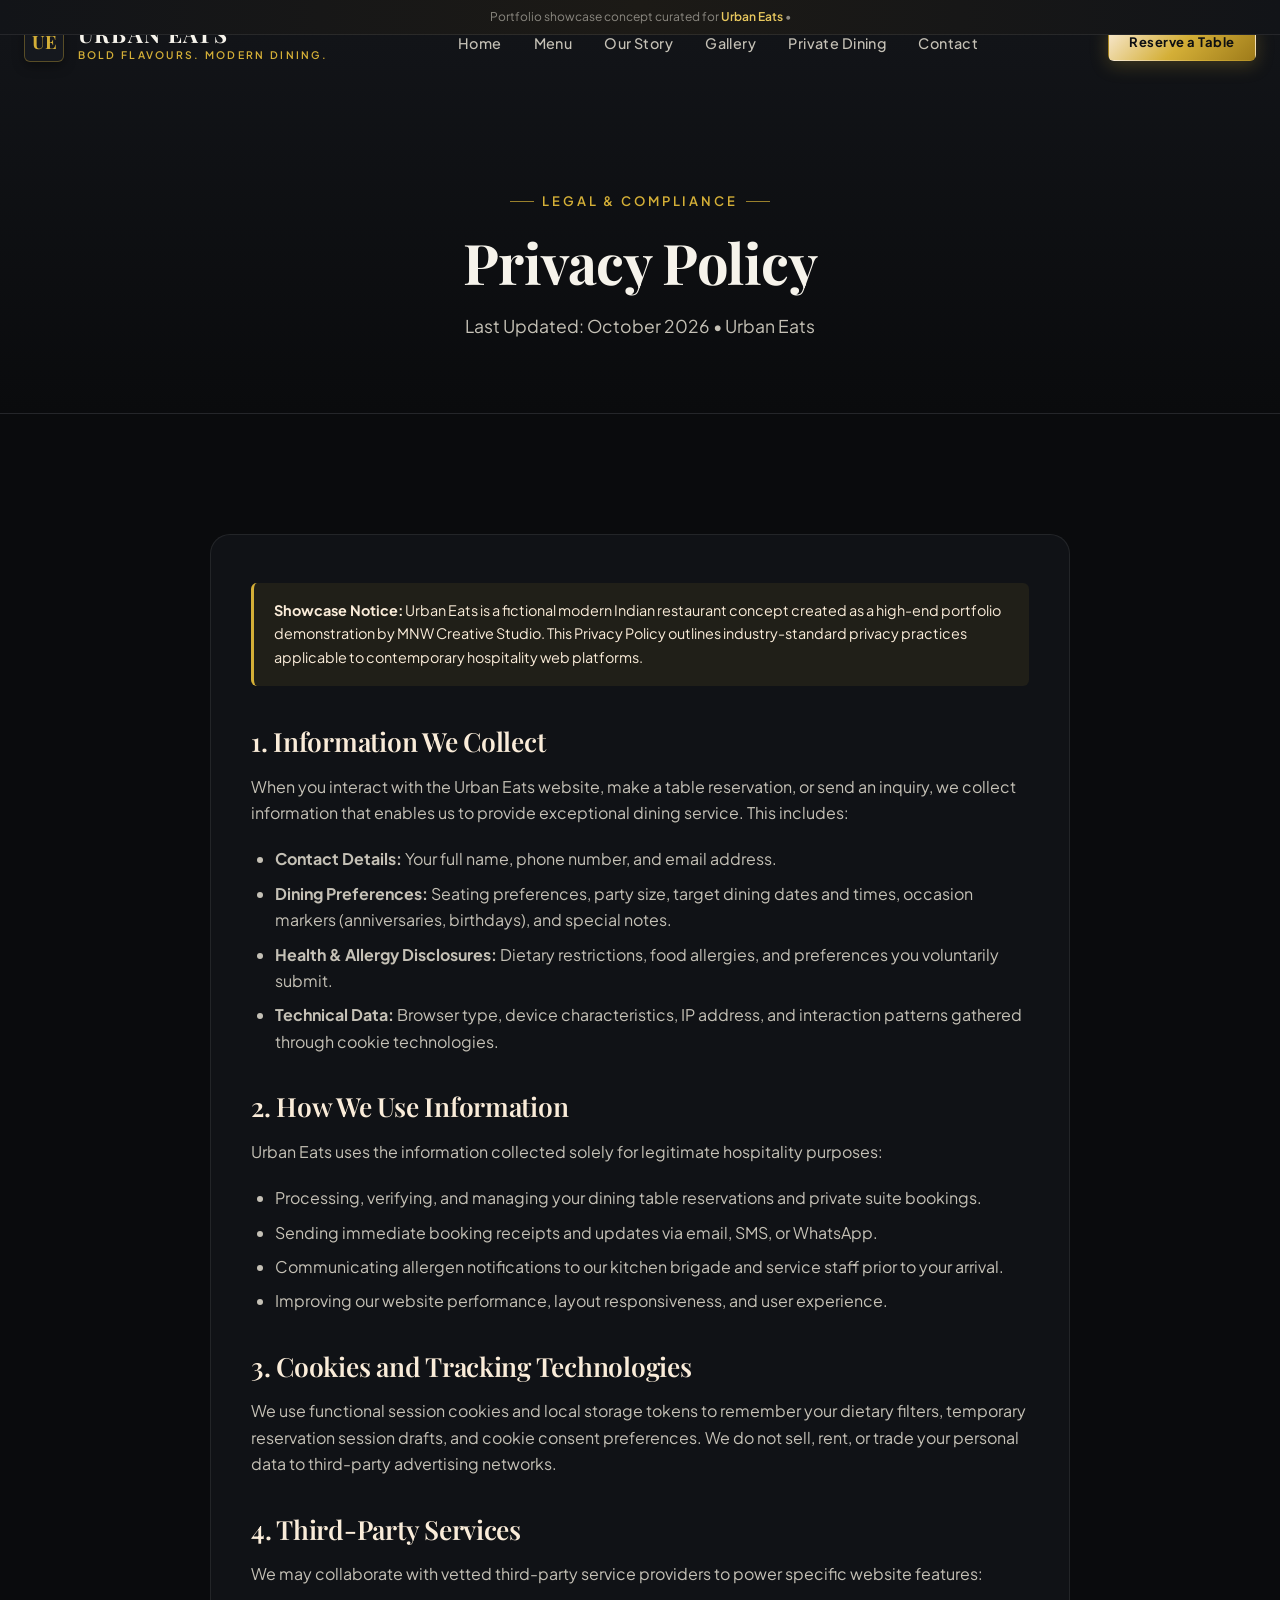
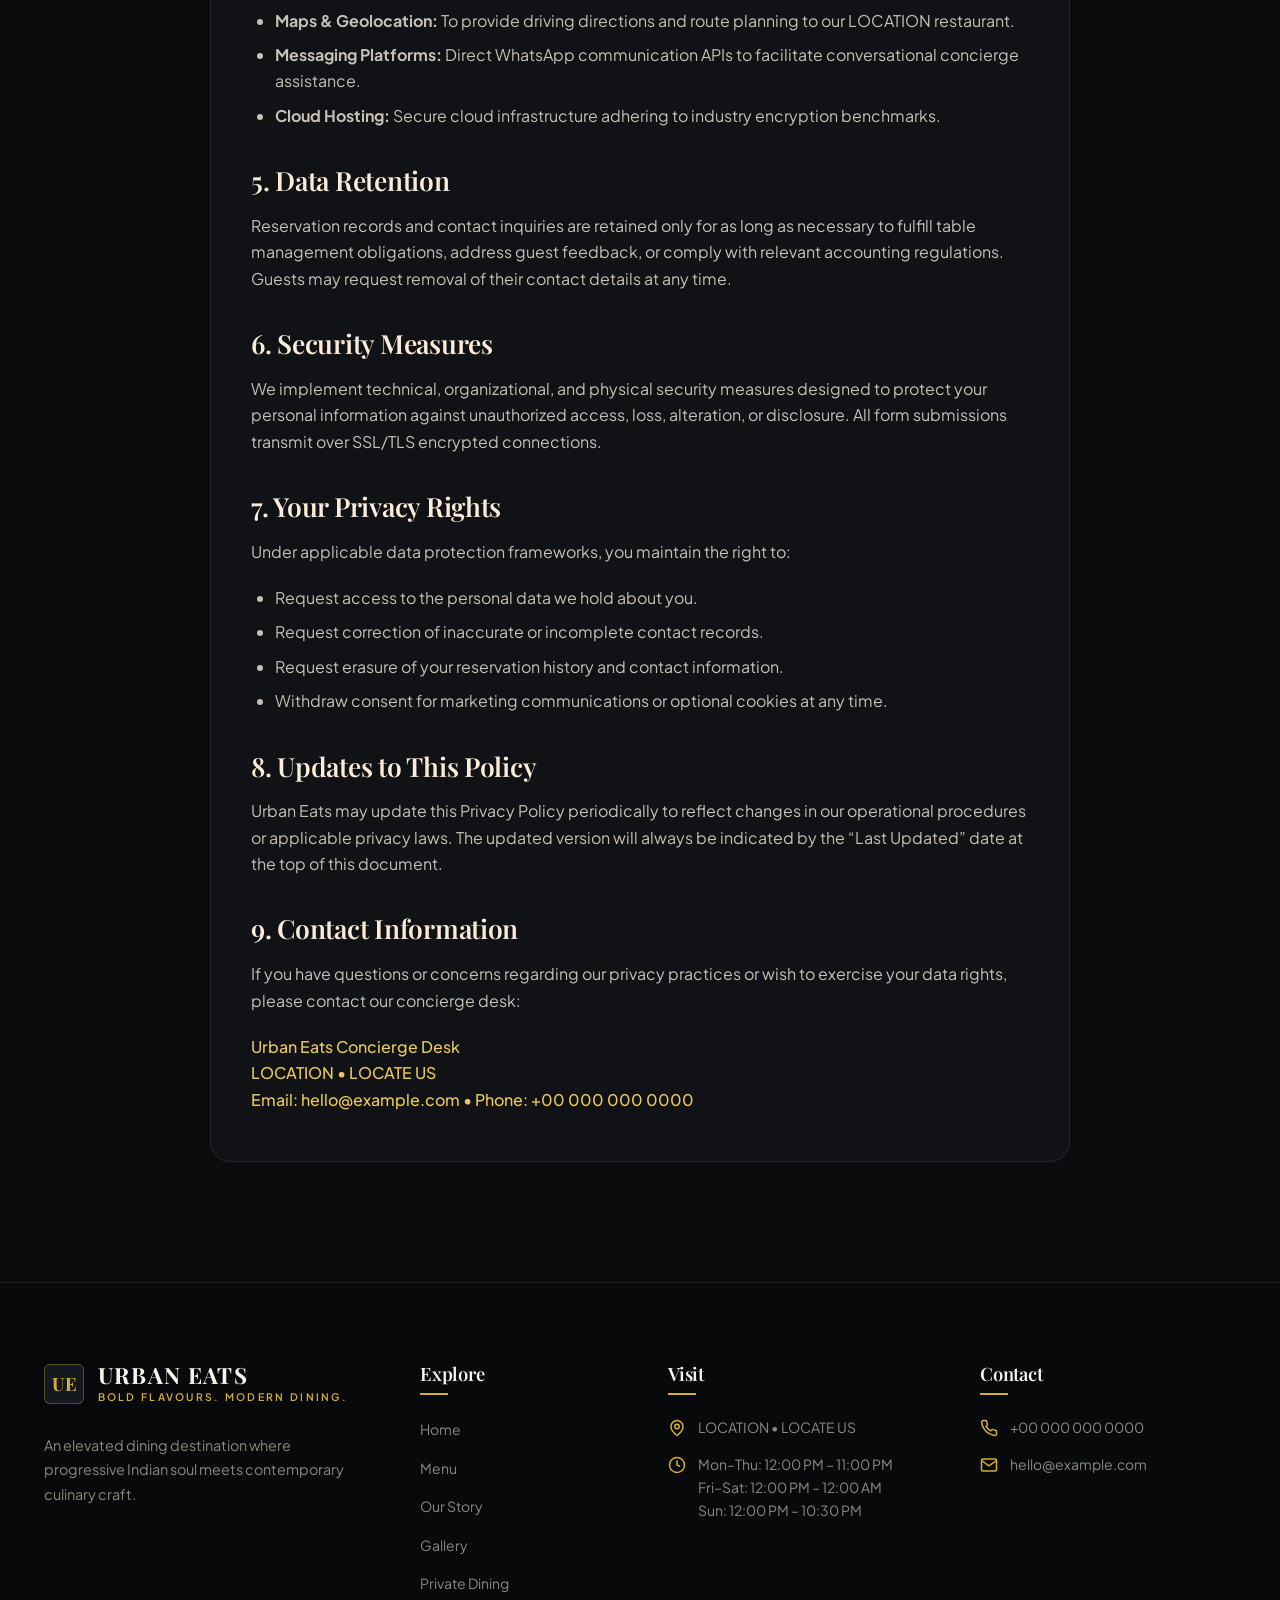
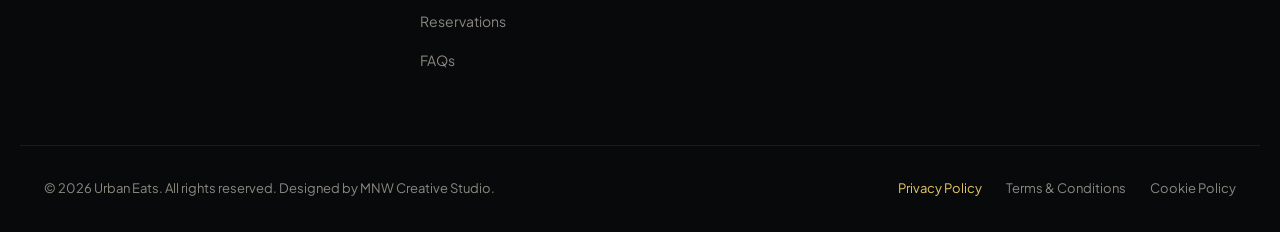
<file: privacy.html>
<!DOCTYPE html>
<html lang="en">
<head>
  <meta charset="UTF-8">
  <meta name="viewport" content="width=device-width, initial-scale=1.0">
  <title>Privacy Policy | Urban Eats</title>
  <meta name="description" content="Privacy Policy for Urban Eats restaurant website. Understand how reservation details, contact preferences, and website cookies are managed.">
  <link rel="canonical" href="https://urbaneats.in/privacy.html">
  <link rel="icon" type="image/svg+xml" href="assets/favicon.svg">
  <link rel="stylesheet" href="css/style.css">
</head>
<body>

  <!-- Demo Notice Banner -->
  <div class="demo-banner">
    <span>Portfolio showcase concept curated for <strong>Urban Eats</strong> •</span>
  </div>

  <!-- SITE HEADER -->
  <header class="site-header" id="siteHeader">
    <div class="container-wide header-inner">
      <a href="index.html" class="brand-logo" aria-label="Urban Eats Home">
        <div class="brand-symbol">UE</div>
        <div class="brand-text">
          <span class="brand-name">Urban Eats</span>
          <span class="brand-tagline">Bold Flavours. Modern Dining.</span>
        </div>
      </a>

      <nav aria-label="Primary Navigation">
        <ul class="nav-menu">
          <li><a href="index.html" class="nav-link">Home</a></li>
          <li><a href="menu.html" class="nav-link">Menu</a></li>
          <li><a href="about.html" class="nav-link">Our Story</a></li>
          <li><a href="gallery.html" class="nav-link">Gallery</a></li>
          <li><a href="private-dining.html" class="nav-link">Private Dining</a></li>
          <li><a href="contact.html" class="nav-link">Contact</a></li>
        </ul>
      </nav>

      <div class="header-actions">
        <button type="button" class="btn btn-primary btn-sm header-cta" data-open-modal="reservation">
          Reserve a Table
        </button>
        <button class="menu-toggle" id="menuToggle" aria-label="Toggle navigation menu" aria-expanded="false">
          <span></span><span></span><span></span>
        </button>
      </div>
    </div>
  </header>

  <!-- Mobile Drawer -->
  <div class="mobile-nav-backdrop" id="navBackdrop"></div>
  <aside class="mobile-nav" id="mobileNav" aria-label="Mobile Navigation">
    <div>
      <span class="brand-name" style="font-size: 1.25rem; display: block; margin-bottom: 2rem;">Urban Eats</span>
      <ul class="mobile-nav-menu">
        <li><a href="index.html" class="mobile-nav-link">Home</a></li>
        <li><a href="menu.html" class="mobile-nav-link">Menu</a></li>
        <li><a href="about.html" class="mobile-nav-link">Our Story</a></li>
        <li><a href="gallery.html" class="mobile-nav-link">Gallery</a></li>
        <li><a href="private-dining.html" class="mobile-nav-link">Private Dining</a></li>
        <li><a href="contact.html" class="mobile-nav-link">Contact</a></li>
        <li><a href="faq.html" class="mobile-nav-link">FAQs</a></li>
      </ul>
    </div>
    <div class="mobile-nav-footer">
      <button type="button" class="btn btn-primary" style="width: 100%;" data-open-modal="reservation">
        Reserve a Table
      </button>
    </div>
  </aside>

  <main>
    <section class="subpage-hero">
      <div class="container">
        <div class="section-eyebrow">Legal & Compliance</div>
        <h1 class="subpage-title">Privacy Policy</h1>
        <p class="subpage-desc">
          Last Updated: October 2026 • Urban Eats
        </p>
      </div>
    </section>

    <section class="section-padding">
      <div class="container">
        <div class="policy-content">
          <div style="background: rgba(212, 175, 55, 0.08); border-left: 3px solid var(--gold-primary); padding: 1rem 1.25rem; border-radius: var(--radius-sm); margin-bottom: 2.5rem; font-size: 0.9rem; color: var(--cream-accent);">
            <strong>Showcase Notice:</strong> Urban Eats is a fictional modern Indian restaurant concept created as a high-end portfolio demonstration by MNW Creative Studio. This Privacy Policy outlines industry-standard privacy practices applicable to contemporary hospitality web platforms.
          </div>

          <h2>1. Information We Collect</h2>
          <p>
            When you interact with the Urban Eats website, make a table reservation, or send an inquiry, we collect information that enables us to provide exceptional dining service. This includes:
          </p>
          <ul>
            <li><strong>Contact Details:</strong> Your full name, phone number, and email address.</li>
            <li><strong>Dining Preferences:</strong> Seating preferences, party size, target dining dates and times, occasion markers (anniversaries, birthdays), and special notes.</li>
            <li><strong>Health & Allergy Disclosures:</strong> Dietary restrictions, food allergies, and preferences you voluntarily submit.</li>
            <li><strong>Technical Data:</strong> Browser type, device characteristics, IP address, and interaction patterns gathered through cookie technologies.</li>
          </ul>

          <h2>2. How We Use Information</h2>
          <p>
            Urban Eats uses the information collected solely for legitimate hospitality purposes:
          </p>
          <ul>
            <li>Processing, verifying, and managing your dining table reservations and private suite bookings.</li>
            <li>Sending immediate booking receipts and updates via email, SMS, or WhatsApp.</li>
            <li>Communicating allergen notifications to our kitchen brigade and service staff prior to your arrival.</li>
            <li>Improving our website performance, layout responsiveness, and user experience.</li>
          </ul>

          <h2>3. Cookies and Tracking Technologies</h2>
          <p>
            We use functional session cookies and local storage tokens to remember your dietary filters, temporary reservation session drafts, and cookie consent preferences. We do not sell, rent, or trade your personal data to third-party advertising networks.
          </p>

          <h2>4. Third-Party Services</h2>
          <p>
            We may collaborate with vetted third-party service providers to power specific website features:
          </p>
          <ul>
            <li><strong>Maps & Geolocation:</strong> To provide driving directions and route planning to our LOCATION restaurant.</li>
            <li><strong>Messaging Platforms:</strong> Direct WhatsApp communication APIs to facilitate conversational concierge assistance.</li>
            <li><strong>Cloud Hosting:</strong> Secure cloud infrastructure adhering to industry encryption benchmarks.</li>
          </ul>

          <h2>5. Data Retention</h2>
          <p>
            Reservation records and contact inquiries are retained only for as long as necessary to fulfill table management obligations, address guest feedback, or comply with relevant accounting regulations. Guests may request removal of their contact details at any time.
          </p>

          <h2>6. Security Measures</h2>
          <p>
            We implement technical, organizational, and physical security measures designed to protect your personal information against unauthorized access, loss, alteration, or disclosure. All form submissions transmit over SSL/TLS encrypted connections.
          </p>

          <h2>7. Your Privacy Rights</h2>
          <p>
            Under applicable data protection frameworks, you maintain the right to:
          </p>
          <ul>
            <li>Request access to the personal data we hold about you.</li>
            <li>Request correction of inaccurate or incomplete contact records.</li>
            <li>Request erasure of your reservation history and contact information.</li>
            <li>Withdraw consent for marketing communications or optional cookies at any time.</li>
          </ul>

          <h2>8. Updates to This Policy</h2>
          <p>
            Urban Eats may update this Privacy Policy periodically to reflect changes in our operational procedures or applicable privacy laws. The updated version will always be indicated by the “Last Updated” date at the top of this document.
          </p>

          <h2>9. Contact Information</h2>
          <p>
            If you have questions or concerns regarding our privacy practices or wish to exercise your data rights, please contact our concierge desk:
          </p>
          <p style="color: var(--gold-light); font-weight: 500;">
            Urban Eats Concierge Desk<br>
            LOCATION • LOCATE US<br>
            Email: hello@example.com • Phone: +00 000 000 0000
          </p>
        </div>
      </div>
    </section>
  </main>

  <!-- FOOTER -->
  <footer class="site-footer">
    <div class="container footer-grid">
      <div class="footer-col-brand">
        <a href="index.html" class="brand-logo" style="margin-bottom: 0.5rem;">
          <div class="brand-symbol">UE</div>
          <div class="brand-text">
            <span class="brand-name">Urban Eats</span>
            <span class="brand-tagline">Bold Flavours. Modern Dining.</span>
          </div>
        </a>
        <p class="footer-desc">
          An elevated dining destination where progressive Indian soul meets contemporary culinary craft.
        </p>
      </div>

      <div>
        <h4 class="footer-col-title">Explore</h4>
        <ul class="footer-links">
          <li><a href="index.html" class="footer-link">Home</a></li>
          <li><a href="menu.html" class="footer-link">Menu</a></li>
          <li><a href="about.html" class="footer-link">Our Story</a></li>
          <li><a href="gallery.html" class="footer-link">Gallery</a></li>
          <li><a href="private-dining.html" class="footer-link">Private Dining</a></li>
          <li><a href="reservations.html" class="footer-link">Reservations</a></li>
          <li><a href="faq.html" class="footer-link">FAQs</a></li>
        </ul>
      </div>

      <div>
        <h4 class="footer-col-title">Visit</h4>
        <div class="footer-contact-item">
          <svg width="18" height="18" viewBox="0 0 24 24" fill="none" stroke="currentColor" stroke-width="2"><path d="M20 10c0 6-8 12-8 12s-8-6-8-12a8 8 0 0 1 16 0Z"/><circle cx="12" cy="10" r="3"/></svg>
          <span>LOCATION • LOCATE US</span>
        </div>
        <div class="footer-contact-item">
          <svg width="18" height="18" viewBox="0 0 24 24" fill="none" stroke="currentColor" stroke-width="2"><circle cx="12" cy="12" r="10"/><polyline points="12 6 12 12 16 14"/></svg>
          <div>
            Mon–Thu: 12:00 PM – 11:00 PM<br>
            Fri–Sat: 12:00 PM – 12:00 AM<br>
            Sun: 12:00 PM – 10:30 PM
          </div>
        </div>
      </div>

      <div>
        <h4 class="footer-col-title">Contact</h4>
        <div class="footer-contact-item">
          <svg width="18" height="18" viewBox="0 0 24 24" fill="none" stroke="currentColor" stroke-width="2"><path d="M22 16.92v3a2 2 0 0 1-2.18 2 19.79 19.79 0 0 1-8.63-3.07 19.5 19.5 0 0 1-6-6 19.79 19.79 0 0 1-3.07-8.67A2 2 0 0 1 4.11 2h3a2 2 0 0 1 2 1.72 12.84 12.84 0 0 0 .7 2.81 2 2 0 0 1-.45 2.11L8.09 9.91a16 16 0 0 0 6 6l1.27-1.27a2 2 0 0 1 2.11-.45 12.84 12.84 0 0 0 2.81.7A2 2 0 0 1 22 16.92z"/></svg>
          <a href="javascript:void(0)" class="demo-action-btn" style="color: inherit;">+00 000 000 0000</a>
        </div>
        <div class="footer-contact-item">
          <svg width="18" height="18" viewBox="0 0 24 24" fill="none" stroke="currentColor" stroke-width="2"><path d="M4 4h16c1.1 0 2 .9 2 2v12c0 1.1-.9 2-2 2H4c-1.1 0-2-.9-2-2V6c0-1.1.9-2 2-2z"/><polyline points="22,6 12,13 2,6"/></svg>
          <a href="javascript:void(0)" class="demo-action-btn" style="color: inherit;">hello@example.com</a>
        </div>
      </div>
    </div>

    <div class="container footer-bottom">
      <div>
        © 2026 Urban Eats. All rights reserved. Designed by MNW Creative Studio.
      </div>
      <div class="footer-bottom-links">
        <a href="privacy.html" style="color: var(--gold-light);">Privacy Policy</a>
        <a href="terms.html">Terms & Conditions</a>
        <a href="cookie-policy.html">Cookie Policy</a>
      </div>
    </div>
  </footer>

  <script src="js/main.js"></script>
</body>
</html>
</file>
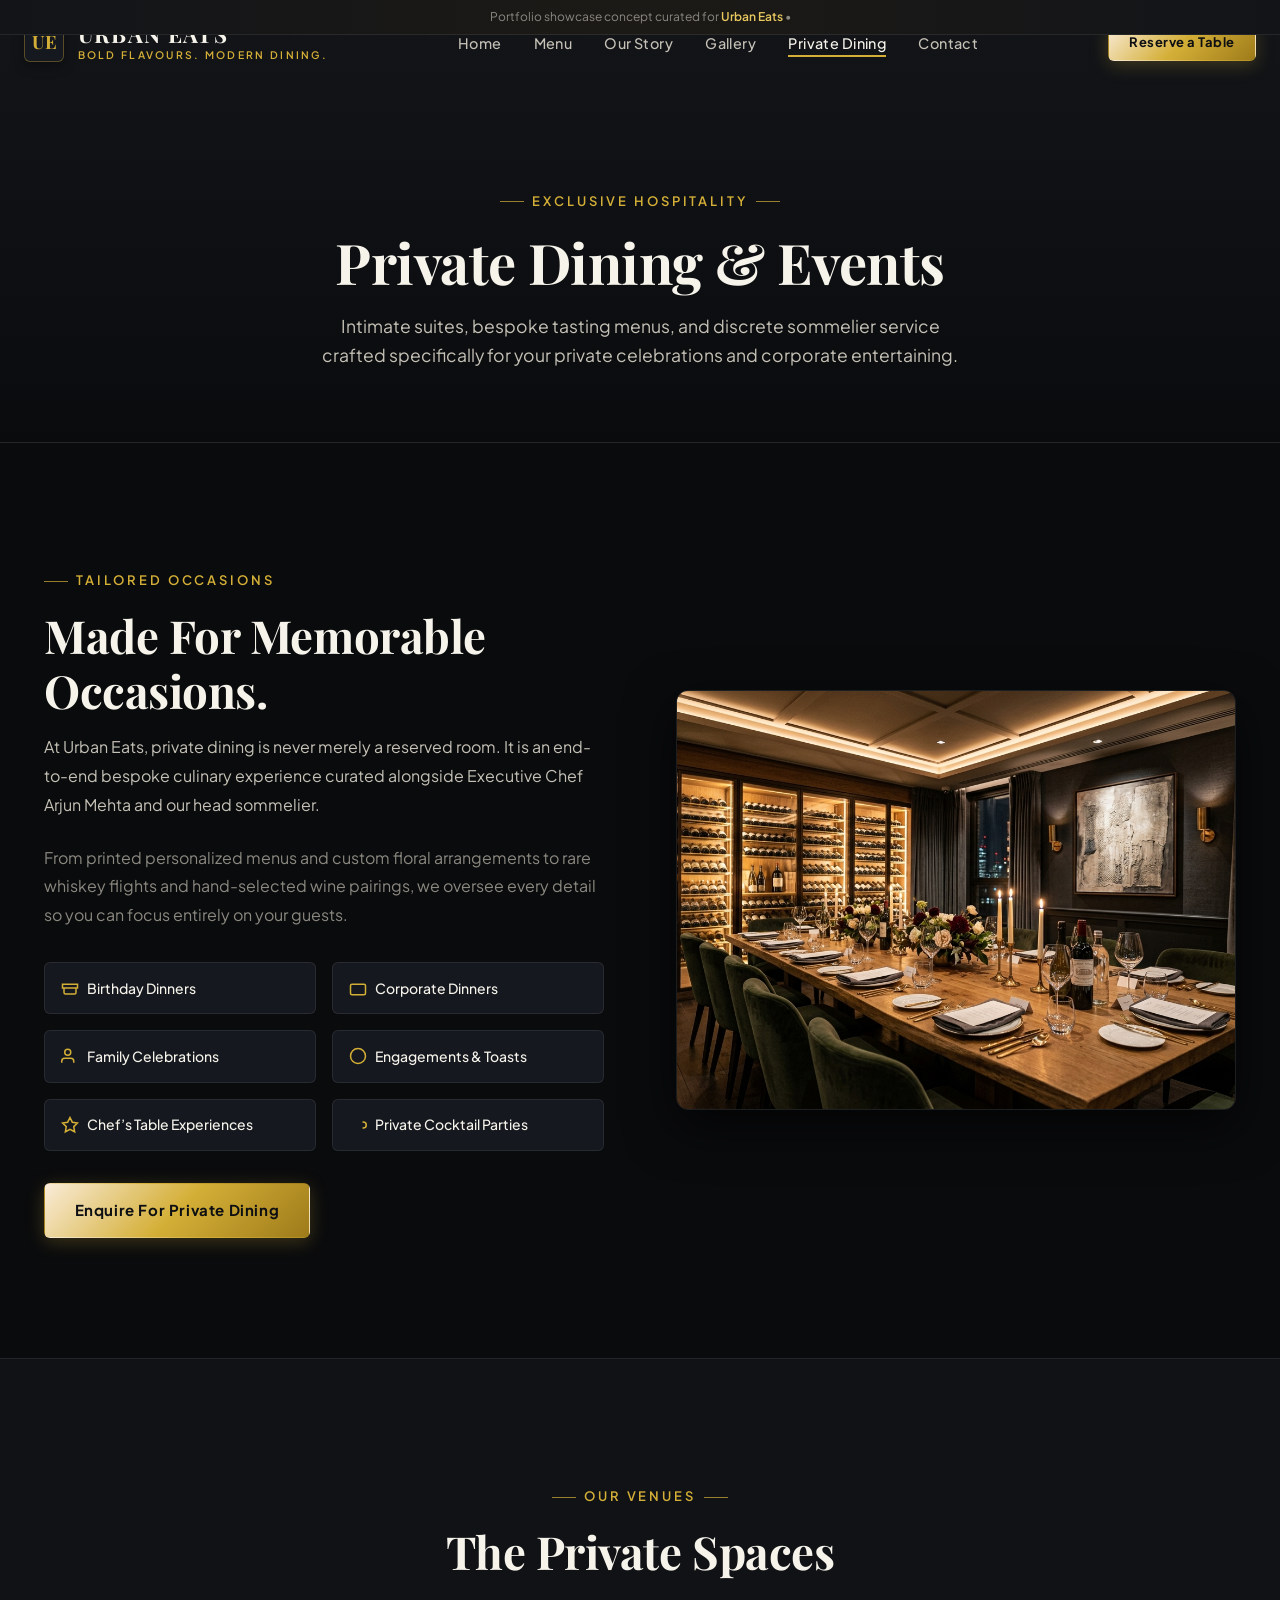
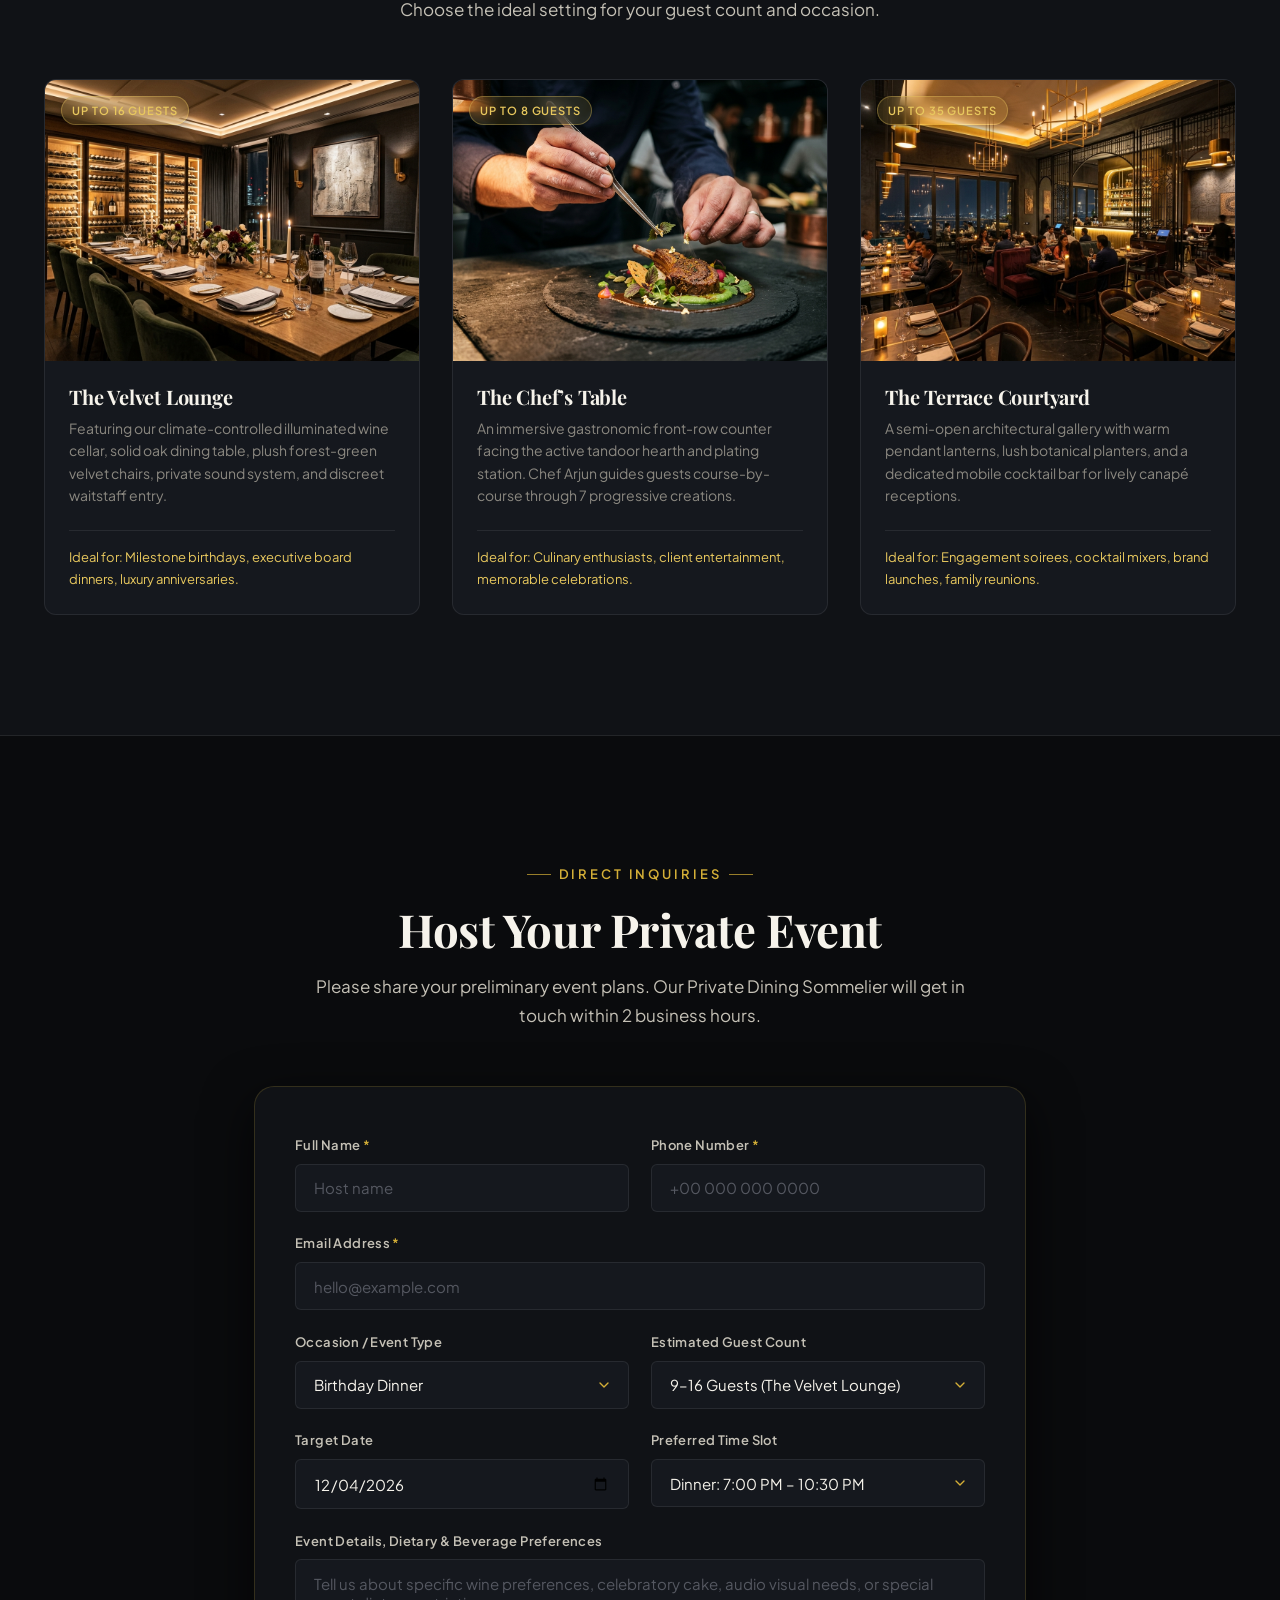
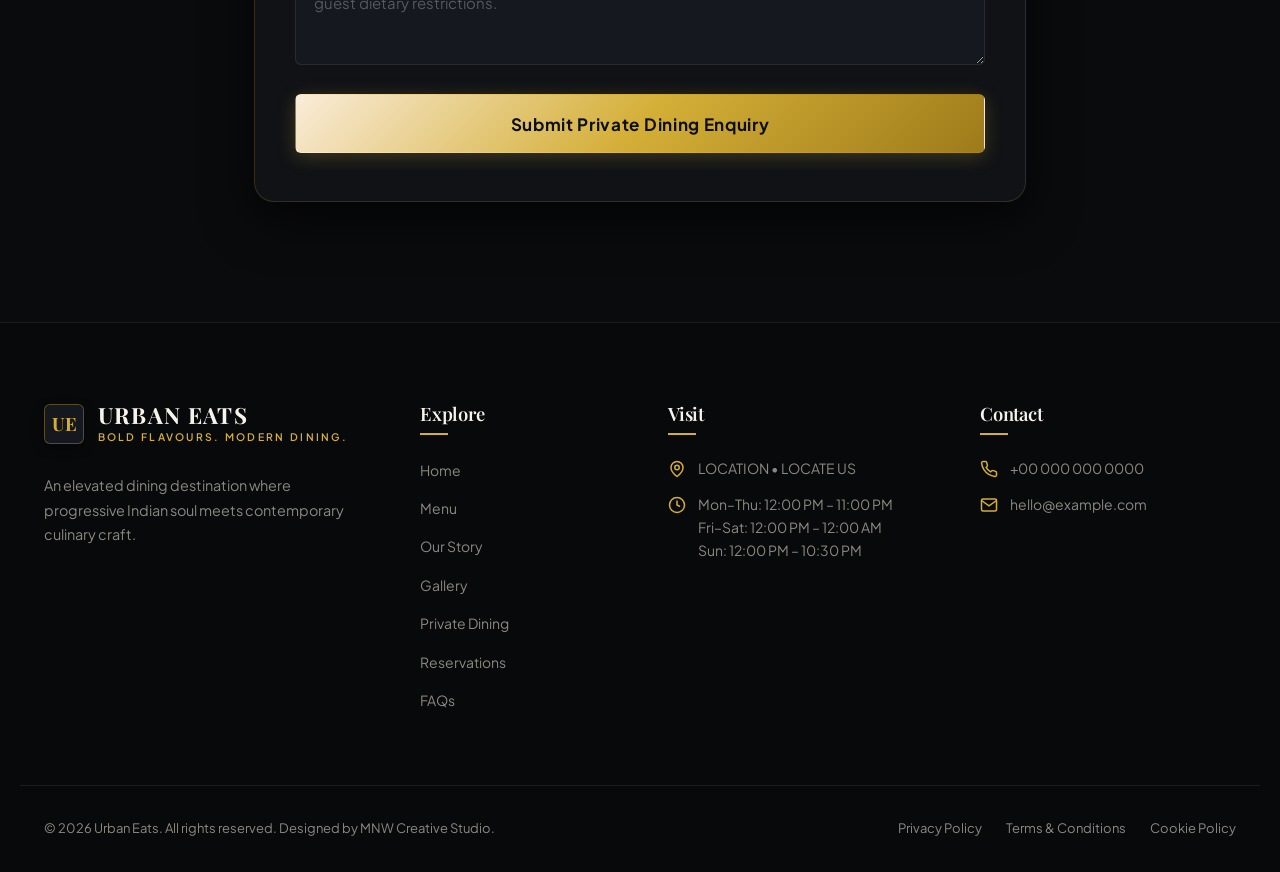
<file: private-dining.html>
<!DOCTYPE html>
<html lang="en">
<head>
  <meta charset="UTF-8">
  <meta name="viewport" content="width=device-width, initial-scale=1.0">
  <title>Private Dining & Bespoke Events | Urban Eats</title>
  <meta name="description" content="Host your private dinner, milestone celebration, or corporate banquet at Urban Eats. Explore The Velvet Lounge, The Chef’s Table, and our event menus.">
  <link rel="canonical" href="https://urbaneats.in/private-dining.html">
  <link rel="icon" type="image/svg+xml" href="assets/favicon.svg">

  <meta property="og:type" content="restaurant.restaurant">
  <meta property="og:title" content="Private Dining & Events | Urban Eats">
  <meta property="og:description" content="Discrete luxury for intimate dinners, executive board banquets, and celebration feasts in.">
  <meta property="og:image" content="assets/images/private-dining.jpg">

  <link rel="stylesheet" href="css/style.css">
</head>
<body>

  <!-- Demo Notice Banner -->
  <div class="demo-banner">
    <span>Portfolio showcase concept curated for <strong>Urban Eats</strong> •</span>
  </div>

  <!-- SITE HEADER -->
  <header class="site-header" id="siteHeader">
    <div class="container-wide header-inner">
      <a href="index.html" class="brand-logo" aria-label="Urban Eats Home">
        <div class="brand-symbol">UE</div>
        <div class="brand-text">
          <span class="brand-name">Urban Eats</span>
          <span class="brand-tagline">Bold Flavours. Modern Dining.</span>
        </div>
      </a>

      <nav aria-label="Primary Navigation">
        <ul class="nav-menu">
          <li><a href="index.html" class="nav-link">Home</a></li>
          <li><a href="menu.html" class="nav-link">Menu</a></li>
          <li><a href="about.html" class="nav-link">Our Story</a></li>
          <li><a href="gallery.html" class="nav-link">Gallery</a></li>
          <li><a href="private-dining.html" class="nav-link active">Private Dining</a></li>
          <li><a href="contact.html" class="nav-link">Contact</a></li>
        </ul>
      </nav>

      <div class="header-actions">
        <button type="button" class="btn btn-primary btn-sm header-cta" data-open-modal="reservation">
          Reserve a Table
        </button>
        <button class="menu-toggle" id="menuToggle" aria-label="Toggle navigation menu" aria-expanded="false">
          <span></span><span></span><span></span>
        </button>
      </div>
    </div>
  </header>

  <!-- Mobile Drawer -->
  <div class="mobile-nav-backdrop" id="navBackdrop"></div>
  <aside class="mobile-nav" id="mobileNav" aria-label="Mobile Navigation">
    <div>
      <span class="brand-name" style="font-size: 1.25rem; display: block; margin-bottom: 2rem;">Urban Eats</span>
      <ul class="mobile-nav-menu">
        <li><a href="index.html" class="mobile-nav-link">Home</a></li>
        <li><a href="menu.html" class="mobile-nav-link">Menu</a></li>
        <li><a href="about.html" class="mobile-nav-link">Our Story</a></li>
        <li><a href="gallery.html" class="mobile-nav-link">Gallery</a></li>
        <li><a href="private-dining.html" class="mobile-nav-link active">Private Dining</a></li>
        <li><a href="contact.html" class="mobile-nav-link">Contact</a></li>
        <li><a href="faq.html" class="mobile-nav-link">FAQs</a></li>
      </ul>
    </div>
    <div class="mobile-nav-footer">
      <button type="button" class="btn btn-primary" style="width: 100%;" data-open-modal="reservation">
        Reserve a Table
      </button>
      <div class="mobile-nav-info">
        <p><strong>LOCATION • LOCATE US</strong></p>
        <p>Open Daily • 12:00 PM – Late</p>
      </div>
    </div>
  </aside>

  <main>
    <!-- Subpage Hero -->
    <section class="subpage-hero">
      <div class="container">
        <div class="section-eyebrow">Exclusive Hospitality</div>
        <h1 class="subpage-title">Private Dining & Events</h1>
        <p class="subpage-desc">
          Intimate suites, bespoke tasting menus, and discrete sommelier service crafted specifically for your private celebrations and corporate entertaining.
        </p>
      </div>
    </section>

    <!-- Intro Split -->
    <section class="section-padding">
      <div class="container">
        <div class="experience-grid">
          <div>
            <div class="section-eyebrow no-after">Tailored Occasions</div>
            <h2 class="section-title">Made For Memorable Occasions.</h2>
            <p style="color: var(--text-secondary); line-height: 1.8; margin-bottom: 1.5rem;">
              At Urban Eats, private dining is never merely a reserved room. It is an end-to-end bespoke culinary experience curated alongside Executive Chef Arjun Mehta and our head sommelier.
            </p>
            <p style="color: var(--text-muted); line-height: 1.8; margin-bottom: 2rem;">
              From printed personalized menus and custom floral arrangements to rare whiskey flights and hand-selected wine pairings, we oversee every detail so you can focus entirely on your guests.
            </p>

            <div class="private-events-list">
              <div class="private-event-pill">
                <svg width="18" height="18" viewBox="0 0 24 24" fill="none" stroke="currentColor" stroke-width="2"><path d="M20 12v6a2 2 0 0 1-2 2H6a2 2 0 0 1-2-2v-6"/><path d="M2 7h20v5H2z"/></svg>
                Birthday Dinners
              </div>
              <div class="private-event-pill">
                <svg width="18" height="18" viewBox="0 0 24 24" fill="none" stroke="currentColor" stroke-width="2"><rect x="2" y="7" width="20" height="14" rx="2" ry="2"/></svg>
                Corporate Dinners
              </div>
              <div class="private-event-pill">
                <svg width="18" height="18" viewBox="0 0 24 24" fill="none" stroke="currentColor" stroke-width="2"><path d="M17 21v-2a4 4 0 0 0-4-4H5a4 4 0 0 0-4 4v2"/><circle cx="9" cy="7" r="4"/></svg>
                Family Celebrations
              </div>
              <div class="private-event-pill">
                <svg width="18" height="18" viewBox="0 0 24 24" fill="none" stroke="currentColor" stroke-width="2"><circle cx="12" cy="12" r="10"/></svg>
                Engagements & Toasts
              </div>
              <div class="private-event-pill">
                <svg width="18" height="18" viewBox="0 0 24 24" fill="none" stroke="currentColor" stroke-width="2"><path d="M12 2l3.09 6.26L22 9.27l-5 4.87 1.18 6.88L12 17.77l-6.18 3.25L7 14.14 2 9.27l6.91-1.01L12 2z"/></svg>
                Chef’s Table Experiences
              </div>
              <div class="private-event-pill">
                <svg width="18" height="18" viewBox="0 0 24 24" fill="none" stroke="currentColor" stroke-width="2"><path d="M18 8h1a4 4 0 0 1 0 8h-1"/></svg>
                Private Cocktail Parties
              </div>
            </div>

            <a href="#enquiry-form" class="btn btn-primary">
              Enquire For Private Dining
            </a>
          </div>

          <div>
            <img src="assets/images/private-dining.jpg" alt="The Velvet Lounge Private Dining Room" class="experience-main-img" loading="lazy">
          </div>
        </div>
      </div>
    </section>

    <!-- Dedicated Event Spaces -->
    <section class="section-padding" style="background: var(--bg-surface); border-top: 1px solid var(--border-subtle); border-bottom: 1px solid var(--border-subtle);">
      <div class="container">
        <div class="section-header">
          <div class="section-eyebrow">Our Venues</div>
          <h2 class="section-title">The Private Spaces</h2>
          <p class="section-subtitle">
            Choose the ideal setting for your guest count and occasion.
          </p>
        </div>

        <div class="dishes-grid">
          <!-- Space 1 -->
          <div class="dish-card">
            <div class="dish-img-wrap">
              <span class="badge badge-special dish-tag-badge">Up to 16 Guests</span>
              <img src="assets/images/private-dining.jpg" alt="The Velvet Lounge Suite" class="dish-img" loading="lazy">
            </div>
            <div class="dish-body">
              <h3 class="dish-title" style="margin-bottom: 0.5rem;">The Velvet Lounge</h3>
              <p class="dish-description">
                Featuring our climate-controlled illuminated wine cellar, solid oak dining table, plush forest-green velvet chairs, private sound system, and discreet waitstaff entry.
              </p>
              <div style="border-top: 1px solid var(--border-subtle); padding-top: 1rem; font-size: 0.8125rem; color: var(--gold-light);">
                Ideal for: Milestone birthdays, executive board dinners, luxury anniversaries.
              </div>
            </div>
          </div>

          <!-- Space 2 -->
          <div class="dish-card">
            <div class="dish-img-wrap">
              <span class="badge badge-special dish-tag-badge">Up to 8 Guests</span>
              <img src="assets/images/culinary-craft.jpg" alt="The Chef's Table" class="dish-img" loading="lazy">
            </div>
            <div class="dish-body">
              <h3 class="dish-title" style="margin-bottom: 0.5rem;">The Chef’s Table</h3>
              <p class="dish-description">
                An immersive gastronomic front-row counter facing the active tandoor hearth and plating station. Chef Arjun guides guests course-by-course through 7 progressive creations.
              </p>
              <div style="border-top: 1px solid var(--border-subtle); padding-top: 1rem; font-size: 0.8125rem; color: var(--gold-light);">
                Ideal for: Culinary enthusiasts, client entertainment, memorable celebrations.
              </div>
            </div>
          </div>

          <!-- Space 3 -->
          <div class="dish-card">
            <div class="dish-img-wrap">
              <span class="badge badge-special dish-tag-badge">Up to 35 Guests</span>
              <img src="assets/images/hero-interior.jpg" alt="Terrace Courtyard" class="dish-img" loading="lazy">
            </div>
            <div class="dish-body">
              <h3 class="dish-title" style="margin-bottom: 0.5rem;">The Terrace Courtyard</h3>
              <p class="dish-description">
                A semi-open architectural gallery with warm pendant lanterns, lush botanical planters, and a dedicated mobile cocktail bar for lively canapé receptions.
              </p>
              <div style="border-top: 1px solid var(--border-subtle); padding-top: 1rem; font-size: 0.8125rem; color: var(--gold-light);">
                Ideal for: Engagement soirees, cocktail mixers, brand launches, family reunions.
              </div>
            </div>
          </div>
        </div>
      </div>
    </section>

    <!-- Dedicated Enquiry Form Section -->
    <section class="section-padding" id="enquiry-form">
      <div class="container" style="max-width: 820px;">
        <div class="section-header">
          <div class="section-eyebrow">Direct Inquiries</div>
          <h2 class="section-title">Host Your Private Event</h2>
          <p class="section-subtitle">
            Please share your preliminary event plans. Our Private Dining Sommelier will get in touch within 2 business hours.
          </p>
        </div>

        <div class="form-card">
          <form class="private-dining-form" id="pagePrivateForm" novalidate>
            <div class="form-grid">
              <div class="form-group">
                <label class="form-label">Full Name <span class="req">*</span></label>
                <input type="text" name="name" class="form-control" placeholder="Host name" required>
              </div>

              <div class="form-group">
                <label class="form-label">Phone Number <span class="req">*</span></label>
                <input type="tel" name="phone" class="form-control" placeholder="+00 000 000 0000" required>
              </div>

              <div class="form-group col-span-2">
                <label class="form-label">Email Address <span class="req">*</span></label>
                <input type="email" name="email" class="form-control" placeholder="hello@example.com" required>
              </div>

              <div class="form-group">
                <label class="form-label">Occasion / Event Type</label>
                <select name="event_type" class="form-control">
                  <option value="Birthday Dinner">Birthday Dinner</option>
                  <option value="Corporate Banquet">Corporate Banquet</option>
                  <option value="Anniversary Celebration">Anniversary Celebration</option>
                  <option value="Engagement Soiree">Engagement Soiree</option>
                  <option value="Chef's Table Experience">Chef’s Tasting Table</option>
                  <option value="Other Celebration">Other Gathering</option>
                </select>
              </div>

              <div class="form-group">
                <label class="form-label">Estimated Guest Count</label>
                <select name="guests" class="form-control">
                  <option value="6-8 Guests">6–8 Guests (The Chef's Table)</option>
                  <option value="9-16 Guests" selected>9–16 Guests (The Velvet Lounge)</option>
                  <option value="17-35 Guests">17–35 Guests (The Courtyard)</option>
                  <option value="35+ Guests">35+ Guests (Full Restaurant Buyout)</option>
                </select>
              </div>

              <div class="form-group">
                <label class="form-label">Target Date</label>
                <input type="date" name="date" class="form-control" required>
              </div>

              <div class="form-group">
                <label class="form-label">Preferred Time Slot</label>
                <select name="time_slot" class="form-control">
                  <option value="Lunch: 12:30 PM - 3:30 PM">Lunch: 12:30 PM – 3:30 PM</option>
                  <option value="Dinner: 7:00 PM - 10:30 PM" selected>Dinner: 7:00 PM – 10:30 PM</option>
                  <option value="Late Evening: 8:30 PM - Midnight">Late Evening: 8:30 PM – Midnight</option>
                </select>
              </div>

              <div class="form-group col-span-2">
                <label class="form-label">Event Details, Dietary & Beverage Preferences</label>
                <textarea name="notes" class="form-control" rows="4" placeholder="Tell us about specific wine preferences, celebratory cake, audio visual needs, or special guest dietary restrictions."></textarea>
              </div>

              <div class="form-group col-span-2" style="margin-top: 0.5rem;">
                <button type="submit" class="btn btn-primary btn-lg" style="width: 100%;">
                  Submit Private Dining Enquiry
                </button>
              </div>
            </div>
          </form>

          <!-- Success State -->
          <div class="private-success-state" style="display: none; text-align: center; padding: 3rem 1.5rem;">
            <div class="success-check-icon">
              <svg width="36" height="36" viewBox="0 0 24 24" fill="none" stroke="currentColor" stroke-width="2.5"><polyline points="20 6 9 17 4 12"/></svg>
            </div>
            <h3 class="success-title">Private Event Enquiry Received</h3>
            <p class="success-desc">
              Thank you for considering Urban Eats for your occasion. Our Events Director and Sommelier will review your request and get in touch within 2 business hours.
            </p>
            <a href="javascript:void(0)" class="btn btn-secondary demo-action-btn">
              Urgent? Call Concierge: +00 000 000 0000
            </a>
          </div>
        </div>
      </div>
    </section>
  </main>

  <!-- FOOTER -->
  <footer class="site-footer">
    <div class="container footer-grid">
      <div class="footer-col-brand">
        <a href="index.html" class="brand-logo" style="margin-bottom: 0.5rem;">
          <div class="brand-symbol">UE</div>
          <div class="brand-text">
            <span class="brand-name">Urban Eats</span>
            <span class="brand-tagline">Bold Flavours. Modern Dining.</span>
          </div>
        </a>
        <p class="footer-desc">
          An elevated dining destination where progressive Indian soul meets contemporary culinary craft.
        </p>
      </div>

      <div>
        <h4 class="footer-col-title">Explore</h4>
        <ul class="footer-links">
          <li><a href="index.html" class="footer-link">Home</a></li>
          <li><a href="menu.html" class="footer-link">Menu</a></li>
          <li><a href="about.html" class="footer-link">Our Story</a></li>
          <li><a href="gallery.html" class="footer-link">Gallery</a></li>
          <li><a href="private-dining.html" class="footer-link">Private Dining</a></li>
          <li><a href="reservations.html" class="footer-link">Reservations</a></li>
          <li><a href="faq.html" class="footer-link">FAQs</a></li>
        </ul>
      </div>

      <div>
        <h4 class="footer-col-title">Visit</h4>
        <div class="footer-contact-item">
          <svg width="18" height="18" viewBox="0 0 24 24" fill="none" stroke="currentColor" stroke-width="2"><path d="M20 10c0 6-8 12-8 12s-8-6-8-12a8 8 0 0 1 16 0Z"/><circle cx="12" cy="10" r="3"/></svg>
          <span>LOCATION • LOCATE US</span>
        </div>
        <div class="footer-contact-item">
          <svg width="18" height="18" viewBox="0 0 24 24" fill="none" stroke="currentColor" stroke-width="2"><circle cx="12" cy="12" r="10"/><polyline points="12 6 12 12 16 14"/></svg>
          <div>
            Mon–Thu: 12:00 PM – 11:00 PM<br>
            Fri–Sat: 12:00 PM – 12:00 AM<br>
            Sun: 12:00 PM – 10:30 PM
          </div>
        </div>
      </div>

      <div>
        <h4 class="footer-col-title">Contact</h4>
        <div class="footer-contact-item">
          <svg width="18" height="18" viewBox="0 0 24 24" fill="none" stroke="currentColor" stroke-width="2"><path d="M22 16.92v3a2 2 0 0 1-2.18 2 19.79 19.79 0 0 1-8.63-3.07 19.5 19.5 0 0 1-6-6 19.79 19.79 0 0 1-3.07-8.67A2 2 0 0 1 4.11 2h3a2 2 0 0 1 2 1.72 12.84 12.84 0 0 0 .7 2.81 2 2 0 0 1-.45 2.11L8.09 9.91a16 16 0 0 0 6 6l1.27-1.27a2 2 0 0 1 2.11-.45 12.84 12.84 0 0 0 2.81.7A2 2 0 0 1 22 16.92z"/></svg>
          <a href="javascript:void(0)" class="demo-action-btn" style="color: inherit;">+00 000 000 0000</a>
        </div>
        <div class="footer-contact-item">
          <svg width="18" height="18" viewBox="0 0 24 24" fill="none" stroke="currentColor" stroke-width="2"><path d="M4 4h16c1.1 0 2 .9 2 2v12c0 1.1-.9 2-2 2H4c-1.1 0-2-.9-2-2V6c0-1.1.9-2 2-2z"/><polyline points="22,6 12,13 2,6"/></svg>
          <a href="javascript:void(0)" class="demo-action-btn" style="color: inherit;">hello@example.com</a>
        </div>
      </div>
    </div>

    <div class="container footer-bottom">
      <div>
        © 2026 Urban Eats. All rights reserved. Designed by MNW Creative Studio.
      </div>
      <div class="footer-bottom-links">
        <a href="privacy.html">Privacy Policy</a>
        <a href="terms.html">Terms & Conditions</a>
        <a href="cookie-policy.html">Cookie Policy</a>
      </div>
    </div>
  </footer>

  <!-- Floating Mobile Action Bar -->
  <aside class="mobile-action-bar" aria-label="Mobile Quick Actions">
    <div class="mobile-action-bar-inner">
      <a href="javascript:void(0)" class="action-bar-btn demo-action-btn">
        <svg viewBox="0 0 24 24" fill="none" stroke="currentColor" stroke-width="2"><path d="M22 16.92v3a2 2 0 0 1-2.18 2 19.79 19.79 0 0 1-8.63-3.07 19.5 19.5 0 0 1-6-6 19.79 19.79 0 0 1-3.07-8.67A2 2 0 0 1 4.11 2h3a2 2 0 0 1 2 1.72 12.84 12.84 0 0 0 .7 2.81 2 2 0 0 1-.45 2.11L8.09 9.91a16 16 0 0 0 6 6l1.27-1.27a2 2 0 0 1 2.11-.45 12.84 12.84 0 0 0 2.81.7A2 2 0 0 1 22 16.92z"/></svg>
        <span>Call</span>
      </a>
      <a href="javascript:void(0)" class="action-bar-btn demo-action-btn">
        <svg viewBox="0 0 24 24" fill="none" stroke="currentColor" stroke-width="2"><path d="M21 11.5a8.38 8.38 0 0 1-.9 3.8 8.5 8.5 0 0 1-7.6 4.7 8.38 8.38 0 0 1-3.8-.9L3 21l1.9-5.7a8.38 8.38 0 0 1-.9-3.8 8.5 8.5 0 0 1 4.7-7.6 8.38 8.38 0 0 1 3.8-.9h.5a8.48 8.48 0 0 1 8 8v.5z"/></svg>
        <span>WhatsApp</span>
      </a>
      <a href="menu.html" class="action-bar-btn">
        <svg viewBox="0 0 24 24" fill="none" stroke="currentColor" stroke-width="2"><path d="M18 8h1a4 4 0 0 1 0 8h-1"/><path d="M2 8h16v9a4 4 0 0 1-4 4H6a4 4 0 0 1-4-4V8z"/></svg>
        <span>Menu</span>
      </a>
      <button type="button" class="action-bar-btn highlight" data-open-modal="reservation" style="border: none; cursor: pointer;">
        <svg viewBox="0 0 24 24" fill="none" stroke="currentColor" stroke-width="2"><rect x="3" y="4" width="18" height="18" rx="2" ry="2"/><line x1="16" y1="2" x2="16" y2="6"/><line x1="8" y1="2" x2="8" y2="6"/><line x1="3" y1="10" x2="21" y2="10"/></svg>
        <span>Reserve</span>
      </button>
    </div>
  </aside>

  <script src="js/main.js"></script>
</body>
</html>
</file>
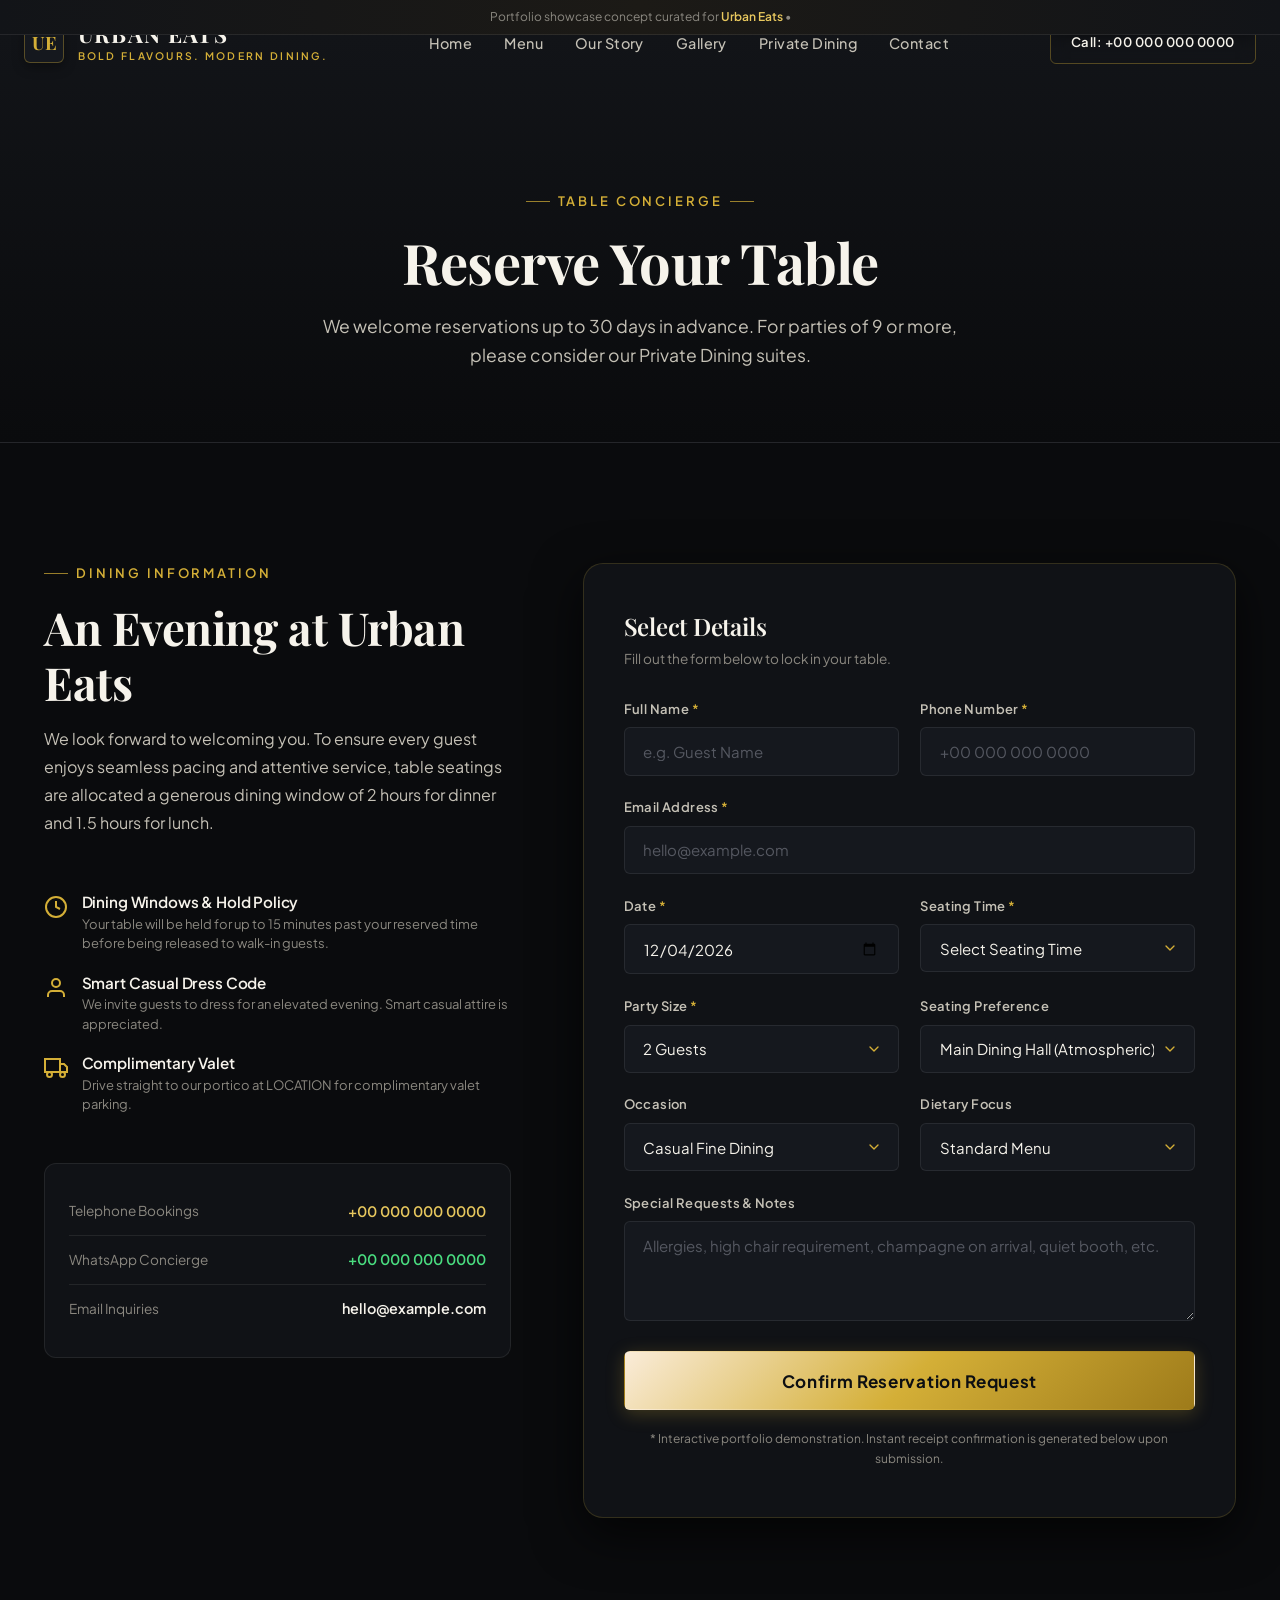
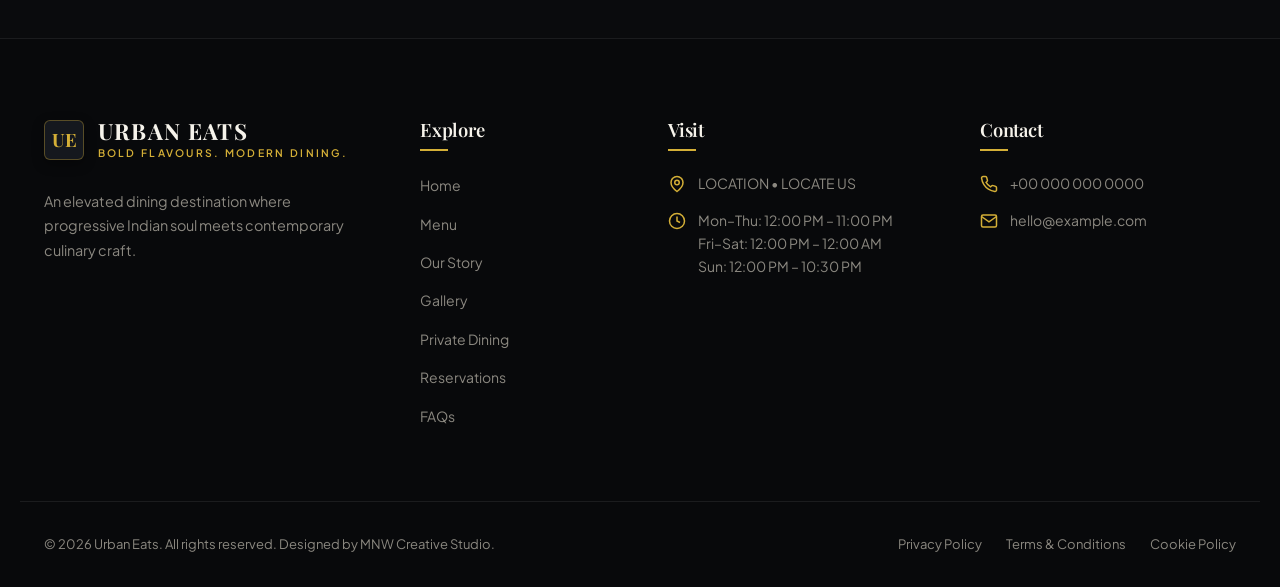
<file: reservations.html>
<!DOCTYPE html>
<html lang="en">
<head>
  <meta charset="UTF-8">
  <meta name="viewport" content="width=device-width, initial-scale=1.0">
  <title>Reserve a Table | Urban Eats | Fine Dining Booking</title>
  <meta name="description" content="Book your dining table at Urban Eats. Enjoy our modern Indian fusion menu, ambient charcoal and gold dining hall, and intuitive hospitality.">
  <link rel="canonical" href="https://urbaneats.in/reservations.html">
  <link rel="icon" type="image/svg+xml" href="assets/favicon.svg">

  <meta property="og:type" content="restaurant.restaurant">
  <meta property="og:title" content="Reserve a Table | Urban Eats">
  <meta property="og:description" content="Secure your table for lunch or dinner in. Instant confirmation and personalized seating preferences.">
  <meta property="og:image" content="assets/images/hero-interior.jpg">

  <link rel="stylesheet" href="css/style.css">
</head>
<body>

  <!-- Demo Notice Banner -->
  <div class="demo-banner">
    <span>Portfolio showcase concept curated for <strong>Urban Eats</strong> •</span>
  </div>

  <!-- SITE HEADER -->
  <header class="site-header" id="siteHeader">
    <div class="container-wide header-inner">
      <a href="index.html" class="brand-logo" aria-label="Urban Eats Home">
        <div class="brand-symbol">UE</div>
        <div class="brand-text">
          <span class="brand-name">Urban Eats</span>
          <span class="brand-tagline">Bold Flavours. Modern Dining.</span>
        </div>
      </a>

      <nav aria-label="Primary Navigation">
        <ul class="nav-menu">
          <li><a href="index.html" class="nav-link">Home</a></li>
          <li><a href="menu.html" class="nav-link">Menu</a></li>
          <li><a href="about.html" class="nav-link">Our Story</a></li>
          <li><a href="gallery.html" class="nav-link">Gallery</a></li>
          <li><a href="private-dining.html" class="nav-link">Private Dining</a></li>
          <li><a href="contact.html" class="nav-link">Contact</a></li>
        </ul>
      </nav>

      <div class="header-actions">
        <a href="javascript:void(0)" class="btn btn-secondary btn-sm header-cta demo-action-btn">
          Call: +00 000 000 0000
        </a>
        <button class="menu-toggle" id="menuToggle" aria-label="Toggle navigation menu" aria-expanded="false">
          <span></span><span></span><span></span>
        </button>
      </div>
    </div>
  </header>

  <!-- Mobile Drawer -->
  <div class="mobile-nav-backdrop" id="navBackdrop"></div>
  <aside class="mobile-nav" id="mobileNav" aria-label="Mobile Navigation">
    <div>
      <span class="brand-name" style="font-size: 1.25rem; display: block; margin-bottom: 2rem;">Urban Eats</span>
      <ul class="mobile-nav-menu">
        <li><a href="index.html" class="mobile-nav-link">Home</a></li>
        <li><a href="menu.html" class="mobile-nav-link">Menu</a></li>
        <li><a href="about.html" class="mobile-nav-link">Our Story</a></li>
        <li><a href="gallery.html" class="mobile-nav-link">Gallery</a></li>
        <li><a href="private-dining.html" class="mobile-nav-link">Private Dining</a></li>
        <li><a href="contact.html" class="mobile-nav-link">Contact</a></li>
        <li><a href="faq.html" class="mobile-nav-link">FAQs</a></li>
      </ul>
    </div>
    <div class="mobile-nav-footer">
      <div class="mobile-nav-info">
        <p><strong>LOCATION • LOCATE US</strong></p>
        <p>Open Daily • 12:00 PM – Late</p>
      </div>
    </div>
  </aside>

  <main>
    <!-- Subpage Hero -->
    <section class="subpage-hero">
      <div class="container">
        <div class="section-eyebrow">Table Concierge</div>
        <h1 class="subpage-title">Reserve Your Table</h1>
        <p class="subpage-desc">
          We welcome reservations up to 30 days in advance. For parties of 9 or more, please consider our Private Dining suites.
        </p>
      </div>
    </section>

    <!-- Reservation Booking Section -->
    <section class="section-padding">
      <div class="container">
        <div class="reservation-grid">
          <!-- Information & Booking Policies -->
          <div class="reservation-info">
            <div class="section-eyebrow no-after">Dining Information</div>
            <h2 class="section-title">An Evening at Urban Eats</h2>
            <p style="color: var(--text-secondary); line-height: 1.75; margin-bottom: 1.5rem;">
              We look forward to welcoming you. To ensure every guest enjoys seamless pacing and attentive service, table seatings are allocated a generous dining window of 2 hours for dinner and 1.5 hours for lunch.
            </p>

            <div class="reservation-perks">
              <div class="perk-item">
                <svg class="perk-icon" viewBox="0 0 24 24" fill="none" stroke="currentColor" stroke-width="2"><circle cx="12" cy="12" r="10"/><polyline points="12 6 12 12 16 14"/></svg>
                <div class="perk-text">
                  <h4>Dining Windows & Hold Policy</h4>
                  <p>Your table will be held for up to 15 minutes past your reserved time before being released to walk-in guests.</p>
                </div>
              </div>

              <div class="perk-item">
                <svg class="perk-icon" viewBox="0 0 24 24" fill="none" stroke="currentColor" stroke-width="2"><path d="M20 21v-2a4 4 0 0 0-4-4H8a4 4 0 0 0-4 4v2"/><circle cx="12" cy="7" r="4"/></svg>
                <div class="perk-text">
                  <h4>Smart Casual Dress Code</h4>
                  <p>We invite guests to dress for an elevated evening. Smart casual attire is appreciated.</p>
                </div>
              </div>

              <div class="perk-item">
                <svg class="perk-icon" viewBox="0 0 24 24" fill="none" stroke="currentColor" stroke-width="2"><rect x="1" y="3" width="15" height="13"/><polygon points="16 8 20 8 23 11 23 16 16 16 16 8"/><circle cx="5.5" cy="18.5" r="2.5"/><circle cx="18.5" cy="18.5" r="2.5"/></svg>
                <div class="perk-text">
                  <h4>Complimentary Valet</h4>
                  <p>Drive straight to our portico at LOCATION for complimentary valet parking.</p>
                </div>
              </div>
            </div>

            <div class="quick-contact-box">
              <div class="quick-contact-row">
                <span class="quick-contact-label">Telephone Bookings</span>
                <a href="javascript:void(0)" class="quick-contact-value demo-action-btn" style="color: var(--gold-light);">+00 000 000 0000</a>
              </div>
              <div class="quick-contact-row">
                <span class="quick-contact-label">WhatsApp Concierge</span>
                <a href="javascript:void(0)" class="quick-contact-value demo-action-btn" style="color: var(--color-veg);">+00 000 000 0000</a>
              </div>
              <div class="quick-contact-row">
                <span class="quick-contact-label">Email Inquiries</span>
                <span class="quick-contact-value">hello@example.com</span>
              </div>
            </div>
          </div>

          <!-- Interactive Booking Form Card -->
          <div class="form-card">
            <form class="reservation-form" id="dedicatedReservationForm" novalidate>
              <h3 style="font-size: 1.5rem; margin-bottom: 0.5rem;">Select Details</h3>
              <p style="font-size: 0.85rem; color: var(--text-muted); margin-bottom: 1.75rem;">
                Fill out the form below to lock in your table.
              </p>

              <div class="form-grid">
                <div class="form-group">
                  <label class="form-label" for="pageResName">Full Name <span class="req">*</span></label>
                  <input type="text" id="pageResName" name="name" class="form-control" placeholder="e.g. Guest Name" required>
                  <span class="form-error-msg"></span>
                </div>

                <div class="form-group">
                  <label class="form-label" for="pageResPhone">Phone Number <span class="req">*</span></label>
                  <input type="tel" id="pageResPhone" name="phone" class="form-control" placeholder="+00 000 000 0000" required>
                  <span class="form-error-msg"></span>
                </div>

                <div class="form-group col-span-2">
                  <label class="form-label" for="pageResEmail">Email Address <span class="req">*</span></label>
                  <input type="email" id="pageResEmail" name="email" class="form-control" placeholder="hello@example.com" required>
                  <span class="form-error-msg"></span>
                </div>

                <div class="form-group">
                  <label class="form-label" for="pageResDate">Date <span class="req">*</span></label>
                  <input type="date" id="pageResDate" name="date" class="form-control" required>
                  <span class="form-error-msg"></span>
                </div>

                <div class="form-group">
                  <label class="form-label" for="pageResTime">Seating Time <span class="req">*</span></label>
                  <select id="pageResTime" name="time" class="form-control" required>
                    <option value="" disabled selected>Select Seating Time</option>
                    <optgroup label="Lunch">
                      <option value="12:00 PM">12:00 PM</option>
                      <option value="12:30 PM">12:30 PM</option>
                      <option value="1:00 PM">1:00 PM</option>
                      <option value="1:30 PM">1:30 PM</option>
                      <option value="2:00 PM">2:00 PM</option>
                      <option value="2:30 PM">2:30 PM</option>
                    </optgroup>
                    <optgroup label="Dinner">
                      <option value="7:00 PM">7:00 PM</option>
                      <option value="7:30 PM">7:30 PM</option>
                      <option value="8:00 PM">8:00 PM</option>
                      <option value="8:30 PM">8:30 PM</option>
                      <option value="9:00 PM">9:00 PM</option>
                      <option value="9:30 PM">9:30 PM</option>
                      <option value="10:00 PM">10:00 PM</option>
                    </optgroup>
                  </select>
                  <span class="form-error-msg"></span>
                </div>

                <div class="form-group">
                  <label class="form-label" for="pageResGuests">Party Size <span class="req">*</span></label>
                  <select id="pageResGuests" name="guests" class="form-control" required>
                    <option value="1 Guest">1 Guest</option>
                    <option value="2 Guests" selected>2 Guests</option>
                    <option value="3 Guests">3 Guests</option>
                    <option value="4 Guests">4 Guests</option>
                    <option value="5 Guests">5 Guests</option>
                    <option value="6 Guests">6 Guests</option>
                    <option value="7-8 Guests">7–8 Guests</option>
                  </select>
                </div>

                <div class="form-group">
                  <label class="form-label" for="pageResSeating">Seating Preference</label>
                  <select id="pageResSeating" name="seating_preference" class="form-control">
                    <option value="Main Dining Hall">Main Dining Hall (Atmospheric)</option>
                    <option value="Intimate Leather Booth">Intimate Leather Booth</option>
                    <option value="Window Boulevards Side">Window View (Boulevard Side)</option>
                    <option value="Chef Counter Front">Chef’s Counter Front</option>
                  </select>
                </div>

                <div class="form-group">
                  <label class="form-label" for="pageResOccasion">Occasion</label>
                  <select id="pageResOccasion" name="occasion" class="form-control">
                    <option value="Casual Fine Dining">Casual Fine Dining</option>
                    <option value="Romantic Date Night">Romantic Date Night</option>
                    <option value="Birthday Celebration">Birthday Celebration</option>
                    <option value="Anniversary">Anniversary</option>
                    <option value="Business Dinner">Business Dinner</option>
                    <option value="Family Reunion">Family Reunion</option>
                  </select>
                </div>

                <div class="form-group">
                  <label class="form-label" for="pageResDietary">Dietary Focus</label>
                  <select id="pageResDietary" name="dietary" class="form-control">
                    <option value="Standard Omnivore">Standard Menu</option>
                    <option value="Strict Vegetarian">Strict Vegetarian</option>
                    <option value="100% Vegan">100% Plant-Based / Vegan</option>
                    <option value="Gluten Sensitive">Gluten Sensitive</option>
                    <option value="Jain Friendly">Jain Preparations</option>
                  </select>
                </div>

                <div class="form-group col-span-2">
                  <label class="form-label" for="pageResNotes">Special Requests & Notes</label>
                  <textarea id="pageResNotes" name="requests" class="form-control" rows="3" placeholder="Allergies, high chair requirement, champagne on arrival, quiet booth, etc."></textarea>
                </div>

                <div class="form-group col-span-2" style="margin-top: 0.5rem;">
                  <button type="submit" class="btn btn-primary btn-lg" style="width: 100%;">
                    Confirm Reservation Request
                  </button>
                  <span style="font-size: 0.75rem; color: var(--text-muted); text-align: center; display: block; margin-top: 0.75rem;">
                    * Interactive portfolio demonstration. Instant receipt confirmation is generated below upon submission.
                  </span>
                </div>
              </div>
            </form>

            <!-- Success State Receipt Card -->
            <div class="reservation-success-card">
              <div class="success-check-icon">
                <svg width="36" height="36" viewBox="0 0 24 24" fill="none" stroke="currentColor" stroke-width="2.5"><polyline points="20 6 9 17 4 12"/></svg>
              </div>
              <h3 class="success-title">Table Reserved Successfully</h3>
              <p class="success-desc">
                We’re delighted to host you. Your request is registered and verified on our table management system.
              </p>

              <div class="reservation-receipt">
                <div class="receipt-row">
                  <span class="receipt-label">Reference ID:</span>
                  <span class="receipt-val receipt-ref" style="color: var(--gold-light); font-family: monospace; font-size: 1rem;">UE-CH-00000</span>
                </div>
                <div class="receipt-row">
                  <span class="receipt-label">Guest Name:</span>
                  <span class="receipt-val receipt-name">Guest</span>
                </div>
                <div class="receipt-row">
                  <span class="receipt-label">Date & Time:</span>
                  <span class="receipt-val receipt-datetime">Date at Time</span>
                </div>
                <div class="receipt-row">
                  <span class="receipt-label">Party Size:</span>
                  <span class="receipt-val receipt-guests">2 Guests</span>
                </div>
                <div class="receipt-row">
                  <span class="receipt-label">Occasion:</span>
                  <span class="receipt-val receipt-occasion">Casual Dining</span>
                </div>
              </div>

              <div style="display: flex; gap: 1rem; justify-content: center; flex-wrap: wrap;">
                <a href="javascript:void(0)" class="btn btn-primary btn-sm btn-whatsapp-confirm demo-action-btn">
                  Confirm via WhatsApp
                </a>
                <button type="button" class="btn btn-ghost btn-sm btn-new-booking">
                  Make Another Reservation
                </button>
              </div>
            </div>
          </div>
        </div>
      </div>
    </section>
  </main>

  <!-- FOOTER -->
  <footer class="site-footer">
    <div class="container footer-grid">
      <div class="footer-col-brand">
        <a href="index.html" class="brand-logo" style="margin-bottom: 0.5rem;">
          <div class="brand-symbol">UE</div>
          <div class="brand-text">
            <span class="brand-name">Urban Eats</span>
            <span class="brand-tagline">Bold Flavours. Modern Dining.</span>
          </div>
        </a>
        <p class="footer-desc">
          An elevated dining destination where progressive Indian soul meets contemporary culinary craft.
        </p>
      </div>

      <div>
        <h4 class="footer-col-title">Explore</h4>
        <ul class="footer-links">
          <li><a href="index.html" class="footer-link">Home</a></li>
          <li><a href="menu.html" class="footer-link">Menu</a></li>
          <li><a href="about.html" class="footer-link">Our Story</a></li>
          <li><a href="gallery.html" class="footer-link">Gallery</a></li>
          <li><a href="private-dining.html" class="footer-link">Private Dining</a></li>
          <li><a href="reservations.html" class="footer-link">Reservations</a></li>
          <li><a href="faq.html" class="footer-link">FAQs</a></li>
        </ul>
      </div>

      <div>
        <h4 class="footer-col-title">Visit</h4>
        <div class="footer-contact-item">
          <svg width="18" height="18" viewBox="0 0 24 24" fill="none" stroke="currentColor" stroke-width="2"><path d="M20 10c0 6-8 12-8 12s-8-6-8-12a8 8 0 0 1 16 0Z"/><circle cx="12" cy="10" r="3"/></svg>
          <span>LOCATION • LOCATE US</span>
        </div>
        <div class="footer-contact-item">
          <svg width="18" height="18" viewBox="0 0 24 24" fill="none" stroke="currentColor" stroke-width="2"><circle cx="12" cy="12" r="10"/><polyline points="12 6 12 12 16 14"/></svg>
          <div>
            Mon–Thu: 12:00 PM – 11:00 PM<br>
            Fri–Sat: 12:00 PM – 12:00 AM<br>
            Sun: 12:00 PM – 10:30 PM
          </div>
        </div>
      </div>

      <div>
        <h4 class="footer-col-title">Contact</h4>
        <div class="footer-contact-item">
          <svg width="18" height="18" viewBox="0 0 24 24" fill="none" stroke="currentColor" stroke-width="2"><path d="M22 16.92v3a2 2 0 0 1-2.18 2 19.79 19.79 0 0 1-8.63-3.07 19.5 19.5 0 0 1-6-6 19.79 19.79 0 0 1-3.07-8.67A2 2 0 0 1 4.11 2h3a2 2 0 0 1 2 1.72 12.84 12.84 0 0 0 .7 2.81 2 2 0 0 1-.45 2.11L8.09 9.91a16 16 0 0 0 6 6l1.27-1.27a2 2 0 0 1 2.11-.45 12.84 12.84 0 0 0 2.81.7A2 2 0 0 1 22 16.92z"/></svg>
          <a href="javascript:void(0)" class="demo-action-btn" style="color: inherit;">+00 000 000 0000</a>
        </div>
        <div class="footer-contact-item">
          <svg width="18" height="18" viewBox="0 0 24 24" fill="none" stroke="currentColor" stroke-width="2"><path d="M4 4h16c1.1 0 2 .9 2 2v12c0 1.1-.9 2-2 2H4c-1.1 0-2-.9-2-2V6c0-1.1.9-2 2-2z"/><polyline points="22,6 12,13 2,6"/></svg>
          <a href="javascript:void(0)" class="demo-action-btn" style="color: inherit;">hello@example.com</a>
        </div>
      </div>
    </div>

    <div class="container footer-bottom">
      <div>
        © 2026 Urban Eats. All rights reserved. Designed by MNW Creative Studio.
      </div>
      <div class="footer-bottom-links">
        <a href="privacy.html">Privacy Policy</a>
        <a href="terms.html">Terms & Conditions</a>
        <a href="cookie-policy.html">Cookie Policy</a>
      </div>
    </div>
  </footer>

  <!-- Floating Mobile Action Bar -->
  <aside class="mobile-action-bar" aria-label="Mobile Quick Actions">
    <div class="mobile-action-bar-inner">
      <a href="javascript:void(0)" class="action-bar-btn demo-action-btn">
        <svg viewBox="0 0 24 24" fill="none" stroke="currentColor" stroke-width="2"><path d="M22 16.92v3a2 2 0 0 1-2.18 2 19.79 19.79 0 0 1-8.63-3.07 19.5 19.5 0 0 1-6-6 19.79 19.79 0 0 1-3.07-8.67A2 2 0 0 1 4.11 2h3a2 2 0 0 1 2 1.72 12.84 12.84 0 0 0 .7 2.81 2 2 0 0 1-.45 2.11L8.09 9.91a16 16 0 0 0 6 6l1.27-1.27a2 2 0 0 1 2.11-.45 12.84 12.84 0 0 0 2.81.7A2 2 0 0 1 22 16.92z"/></svg>
        <span>Call</span>
      </a>
      <a href="javascript:void(0)" class="action-bar-btn demo-action-btn">
        <svg viewBox="0 0 24 24" fill="none" stroke="currentColor" stroke-width="2"><path d="M21 11.5a8.38 8.38 0 0 1-.9 3.8 8.5 8.5 0 0 1-7.6 4.7 8.38 8.38 0 0 1-3.8-.9L3 21l1.9-5.7a8.38 8.38 0 0 1-.9-3.8 8.5 8.5 0 0 1 4.7-7.6 8.38 8.38 0 0 1 3.8-.9h.5a8.48 8.48 0 0 1 8 8v.5z"/></svg>
        <span>WhatsApp</span>
      </a>
      <a href="menu.html" class="action-bar-btn">
        <svg viewBox="0 0 24 24" fill="none" stroke="currentColor" stroke-width="2"><path d="M18 8h1a4 4 0 0 1 0 8h-1"/><path d="M2 8h16v9a4 4 0 0 1-4 4H6a4 4 0 0 1-4-4V8z"/></svg>
        <span>Menu</span>
      </a>
      <a href="reservations.html" class="action-bar-btn highlight" style="border: none;">
        <svg viewBox="0 0 24 24" fill="none" stroke="currentColor" stroke-width="2"><rect x="3" y="4" width="18" height="18" rx="2" ry="2"/><line x1="16" y1="2" x2="16" y2="6"/><line x1="8" y1="2" x2="8" y2="6"/><line x1="3" y1="10" x2="21" y2="10"/></svg>
        <span>Reserve</span>
      </a>
    </div>
  </aside>

  <script src="js/main.js"></script>
</body>
</html>
</file>
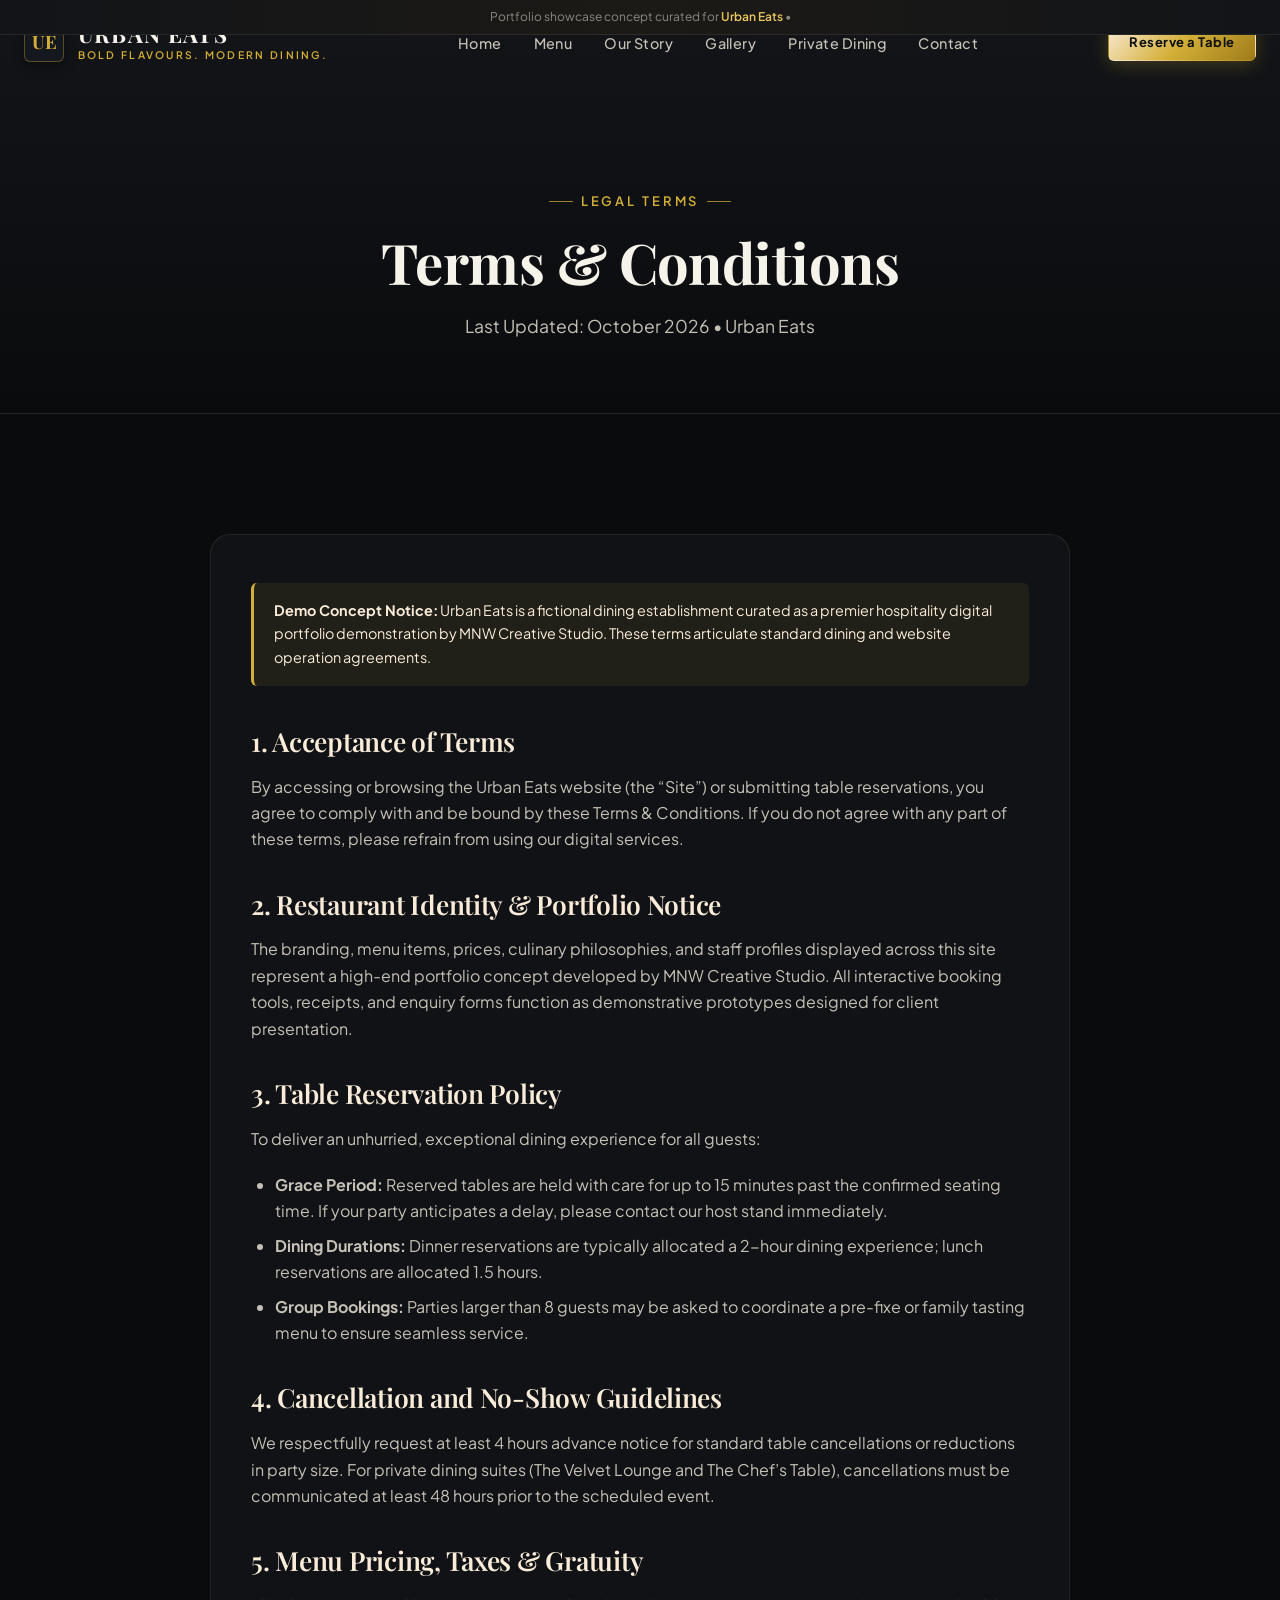
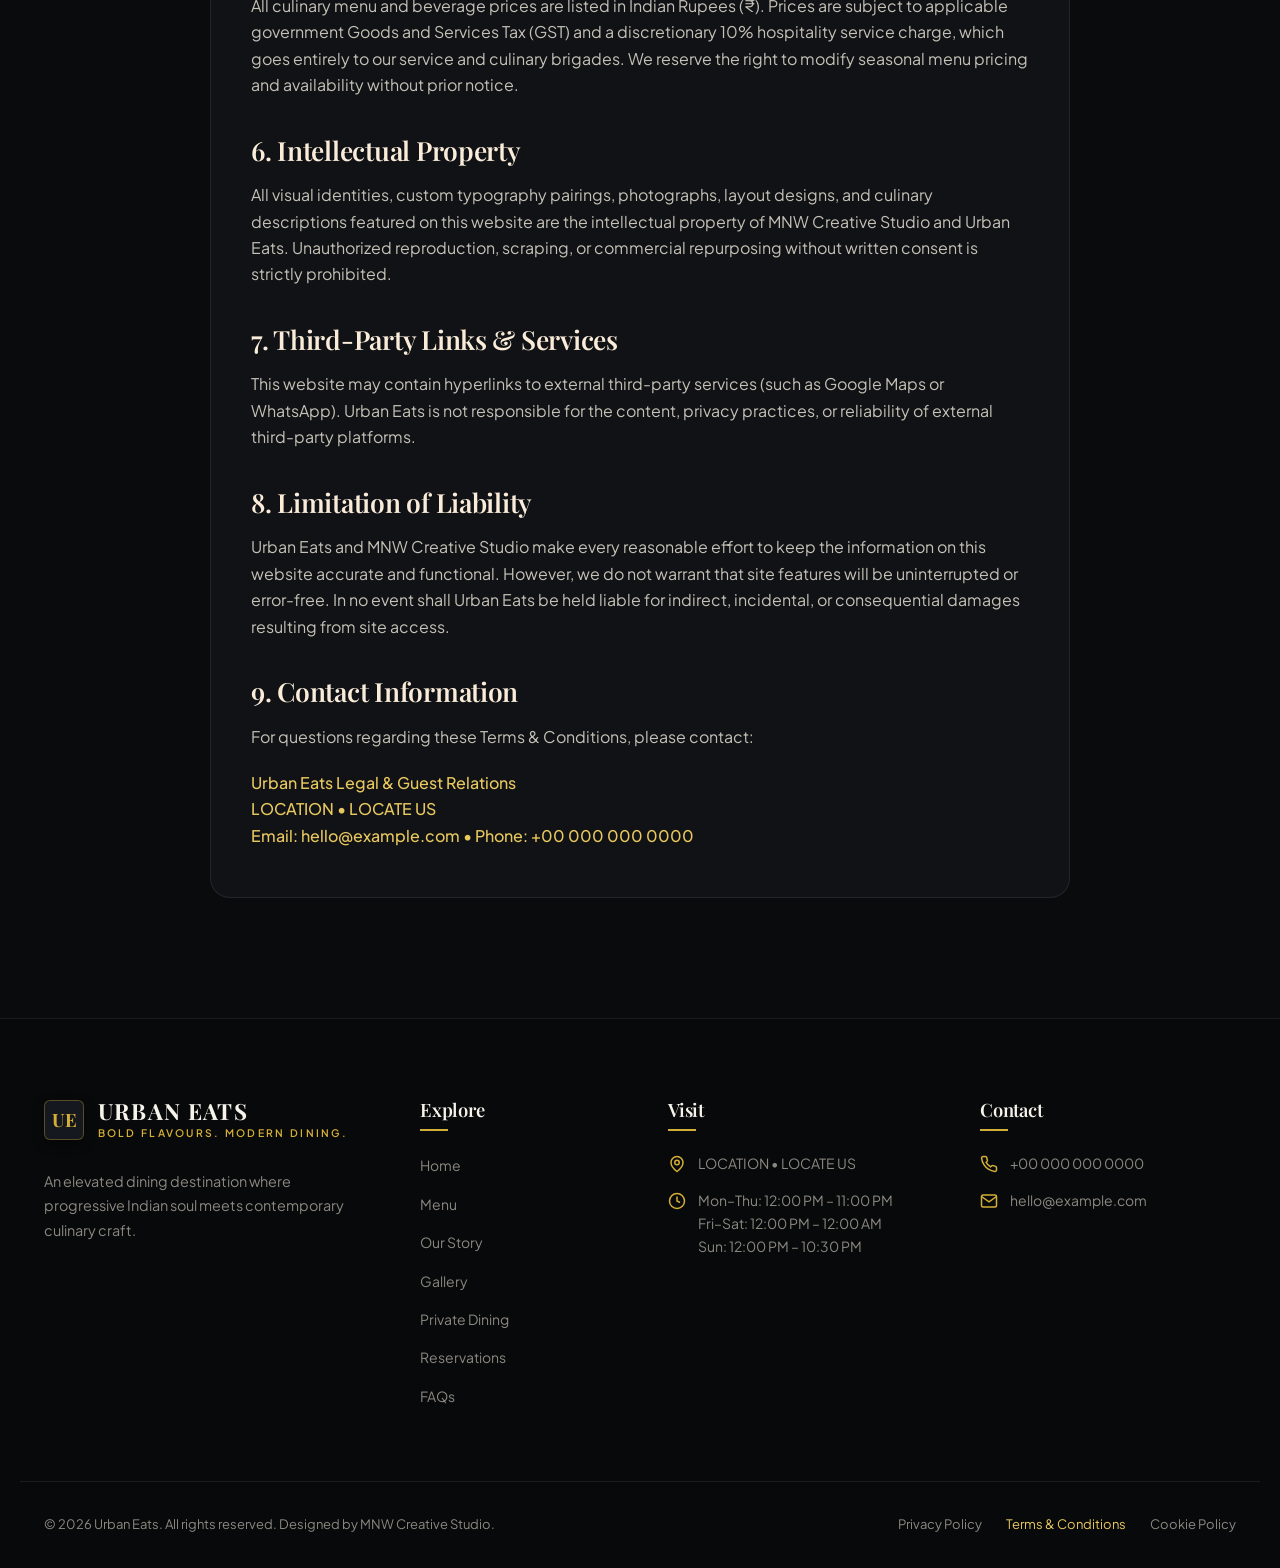
<file: terms.html>
<!DOCTYPE html>
<html lang="en">
<head>
  <meta charset="UTF-8">
  <meta name="viewport" content="width=device-width, initial-scale=1.0">
  <title>Terms & Conditions | Urban Eats</title>
  <meta name="description" content="Terms & Conditions for Urban Eats restaurant website. Review guidelines on table reservations, hold windows, cancellation policies, and website use.">
  <link rel="canonical" href="https://urbaneats.in/terms.html">
  <link rel="icon" type="image/svg+xml" href="assets/favicon.svg">
  <link rel="stylesheet" href="css/style.css">
</head>
<body>

  <!-- Demo Notice Banner -->
  <div class="demo-banner">
    <span>Portfolio showcase concept curated for <strong>Urban Eats</strong> •</span>
  </div>

  <!-- SITE HEADER -->
  <header class="site-header" id="siteHeader">
    <div class="container-wide header-inner">
      <a href="index.html" class="brand-logo" aria-label="Urban Eats Home">
        <div class="brand-symbol">UE</div>
        <div class="brand-text">
          <span class="brand-name">Urban Eats</span>
          <span class="brand-tagline">Bold Flavours. Modern Dining.</span>
        </div>
      </a>

      <nav aria-label="Primary Navigation">
        <ul class="nav-menu">
          <li><a href="index.html" class="nav-link">Home</a></li>
          <li><a href="menu.html" class="nav-link">Menu</a></li>
          <li><a href="about.html" class="nav-link">Our Story</a></li>
          <li><a href="gallery.html" class="nav-link">Gallery</a></li>
          <li><a href="private-dining.html" class="nav-link">Private Dining</a></li>
          <li><a href="contact.html" class="nav-link">Contact</a></li>
        </ul>
      </nav>

      <div class="header-actions">
        <button type="button" class="btn btn-primary btn-sm header-cta" data-open-modal="reservation">
          Reserve a Table
        </button>
        <button class="menu-toggle" id="menuToggle" aria-label="Toggle navigation menu" aria-expanded="false">
          <span></span><span></span><span></span>
        </button>
      </div>
    </div>
  </header>

  <!-- Mobile Drawer -->
  <div class="mobile-nav-backdrop" id="navBackdrop"></div>
  <aside class="mobile-nav" id="mobileNav" aria-label="Mobile Navigation">
    <div>
      <span class="brand-name" style="font-size: 1.25rem; display: block; margin-bottom: 2rem;">Urban Eats</span>
      <ul class="mobile-nav-menu">
        <li><a href="index.html" class="mobile-nav-link">Home</a></li>
        <li><a href="menu.html" class="mobile-nav-link">Menu</a></li>
        <li><a href="about.html" class="mobile-nav-link">Our Story</a></li>
        <li><a href="gallery.html" class="mobile-nav-link">Gallery</a></li>
        <li><a href="private-dining.html" class="mobile-nav-link">Private Dining</a></li>
        <li><a href="contact.html" class="mobile-nav-link">Contact</a></li>
        <li><a href="faq.html" class="mobile-nav-link">FAQs</a></li>
      </ul>
    </div>
    <div class="mobile-nav-footer">
      <button type="button" class="btn btn-primary" style="width: 100%;" data-open-modal="reservation">
        Reserve a Table
      </button>
    </div>
  </aside>

  <main>
    <section class="subpage-hero">
      <div class="container">
        <div class="section-eyebrow">Legal Terms</div>
        <h1 class="subpage-title">Terms & Conditions</h1>
        <p class="subpage-desc">
          Last Updated: October 2026 • Urban Eats
        </p>
      </div>
    </section>

    <section class="section-padding">
      <div class="container">
        <div class="policy-content">
          <div style="background: rgba(212, 175, 55, 0.08); border-left: 3px solid var(--gold-primary); padding: 1rem 1.25rem; border-radius: var(--radius-sm); margin-bottom: 2.5rem; font-size: 0.9rem; color: var(--cream-accent);">
            <strong>Demo Concept Notice:</strong> Urban Eats is a fictional dining establishment curated as a premier hospitality digital portfolio demonstration by MNW Creative Studio. These terms articulate standard dining and website operation agreements.
          </div>

          <h2>1. Acceptance of Terms</h2>
          <p>
            By accessing or browsing the Urban Eats website (the “Site”) or submitting table reservations, you agree to comply with and be bound by these Terms & Conditions. If you do not agree with any part of these terms, please refrain from using our digital services.
          </p>

          <h2>2. Restaurant Identity & Portfolio Notice</h2>
          <p>
            The branding, menu items, prices, culinary philosophies, and staff profiles displayed across this site represent a high-end portfolio concept developed by MNW Creative Studio. All interactive booking tools, receipts, and enquiry forms function as demonstrative prototypes designed for client presentation.
          </p>

          <h2>3. Table Reservation Policy</h2>
          <p>
            To deliver an unhurried, exceptional dining experience for all guests:
          </p>
          <ul>
            <li><strong>Grace Period:</strong> Reserved tables are held with care for up to 15 minutes past the confirmed seating time. If your party anticipates a delay, please contact our host stand immediately.</li>
            <li><strong>Dining Durations:</strong> Dinner reservations are typically allocated a 2-hour dining experience; lunch reservations are allocated 1.5 hours.</li>
            <li><strong>Group Bookings:</strong> Parties larger than 8 guests may be asked to coordinate a pre-fixe or family tasting menu to ensure seamless service.</li>
          </ul>

          <h2>4. Cancellation and No-Show Guidelines</h2>
          <p>
            We respectfully request at least 4 hours advance notice for standard table cancellations or reductions in party size. For private dining suites (The Velvet Lounge and The Chef’s Table), cancellations must be communicated at least 48 hours prior to the scheduled event.
          </p>

          <h2>5. Menu Pricing, Taxes & Gratuity</h2>
          <p>
            All culinary menu and beverage prices are listed in Indian Rupees (₹). Prices are subject to applicable government Goods and Services Tax (GST) and a discretionary 10% hospitality service charge, which goes entirely to our service and culinary brigades. We reserve the right to modify seasonal menu pricing and availability without prior notice.
          </p>

          <h2>6. Intellectual Property</h2>
          <p>
            All visual identities, custom typography pairings, photographs, layout designs, and culinary descriptions featured on this website are the intellectual property of MNW Creative Studio and Urban Eats. Unauthorized reproduction, scraping, or commercial repurposing without written consent is strictly prohibited.
          </p>

          <h2>7. Third-Party Links & Services</h2>
          <p>
            This website may contain hyperlinks to external third-party services (such as Google Maps or WhatsApp). Urban Eats is not responsible for the content, privacy practices, or reliability of external third-party platforms.
          </p>

          <h2>8. Limitation of Liability</h2>
          <p>
            Urban Eats and MNW Creative Studio make every reasonable effort to keep the information on this website accurate and functional. However, we do not warrant that site features will be uninterrupted or error-free. In no event shall Urban Eats be held liable for indirect, incidental, or consequential damages resulting from site access.
          </p>

          <h2>9. Contact Information</h2>
          <p>
            For questions regarding these Terms & Conditions, please contact:
          </p>
          <p style="color: var(--gold-light); font-weight: 500;">
            Urban Eats Legal & Guest Relations<br>
            LOCATION • LOCATE US<br>
            Email: hello@example.com • Phone: +00 000 000 0000
          </p>
        </div>
      </div>
    </section>
  </main>

  <!-- FOOTER -->
  <footer class="site-footer">
    <div class="container footer-grid">
      <div class="footer-col-brand">
        <a href="index.html" class="brand-logo" style="margin-bottom: 0.5rem;">
          <div class="brand-symbol">UE</div>
          <div class="brand-text">
            <span class="brand-name">Urban Eats</span>
            <span class="brand-tagline">Bold Flavours. Modern Dining.</span>
          </div>
        </a>
        <p class="footer-desc">
          An elevated dining destination where progressive Indian soul meets contemporary culinary craft.
        </p>
      </div>

      <div>
        <h4 class="footer-col-title">Explore</h4>
        <ul class="footer-links">
          <li><a href="index.html" class="footer-link">Home</a></li>
          <li><a href="menu.html" class="footer-link">Menu</a></li>
          <li><a href="about.html" class="footer-link">Our Story</a></li>
          <li><a href="gallery.html" class="footer-link">Gallery</a></li>
          <li><a href="private-dining.html" class="footer-link">Private Dining</a></li>
          <li><a href="reservations.html" class="footer-link">Reservations</a></li>
          <li><a href="faq.html" class="footer-link">FAQs</a></li>
        </ul>
      </div>

      <div>
        <h4 class="footer-col-title">Visit</h4>
        <div class="footer-contact-item">
          <svg width="18" height="18" viewBox="0 0 24 24" fill="none" stroke="currentColor" stroke-width="2"><path d="M20 10c0 6-8 12-8 12s-8-6-8-12a8 8 0 0 1 16 0Z"/><circle cx="12" cy="10" r="3"/></svg>
          <span>LOCATION • LOCATE US</span>
        </div>
        <div class="footer-contact-item">
          <svg width="18" height="18" viewBox="0 0 24 24" fill="none" stroke="currentColor" stroke-width="2"><circle cx="12" cy="12" r="10"/><polyline points="12 6 12 12 16 14"/></svg>
          <div>
            Mon–Thu: 12:00 PM – 11:00 PM<br>
            Fri–Sat: 12:00 PM – 12:00 AM<br>
            Sun: 12:00 PM – 10:30 PM
          </div>
        </div>
      </div>

      <div>
        <h4 class="footer-col-title">Contact</h4>
        <div class="footer-contact-item">
          <svg width="18" height="18" viewBox="0 0 24 24" fill="none" stroke="currentColor" stroke-width="2"><path d="M22 16.92v3a2 2 0 0 1-2.18 2 19.79 19.79 0 0 1-8.63-3.07 19.5 19.5 0 0 1-6-6 19.79 19.79 0 0 1-3.07-8.67A2 2 0 0 1 4.11 2h3a2 2 0 0 1 2 1.72 12.84 12.84 0 0 0 .7 2.81 2 2 0 0 1-.45 2.11L8.09 9.91a16 16 0 0 0 6 6l1.27-1.27a2 2 0 0 1 2.11-.45 12.84 12.84 0 0 0 2.81.7A2 2 0 0 1 22 16.92z"/></svg>
          <a href="javascript:void(0)" class="demo-action-btn" style="color: inherit;">+00 000 000 0000</a>
        </div>
        <div class="footer-contact-item">
          <svg width="18" height="18" viewBox="0 0 24 24" fill="none" stroke="currentColor" stroke-width="2"><path d="M4 4h16c1.1 0 2 .9 2 2v12c0 1.1-.9 2-2 2H4c-1.1 0-2-.9-2-2V6c0-1.1.9-2 2-2z"/><polyline points="22,6 12,13 2,6"/></svg>
          <a href="javascript:void(0)" class="demo-action-btn" style="color: inherit;">hello@example.com</a>
        </div>
      </div>
    </div>

    <div class="container footer-bottom">
      <div>
        © 2026 Urban Eats. All rights reserved. Designed by MNW Creative Studio.
      </div>
      <div class="footer-bottom-links">
        <a href="privacy.html">Privacy Policy</a>
        <a href="terms.html" style="color: var(--gold-light);">Terms & Conditions</a>
        <a href="cookie-policy.html">Cookie Policy</a>
      </div>
    </div>
  </footer>

  <script src="js/main.js"></script>
</body>
</html>
</file>
<file: css/style.css>
/* ==========================================================================
   URBAN EATS - PREMIUM RESTAURANT STYLESHEET
   Crafted with bespoke luxury aesthetics: Charcoal, Warm Cream & Burnished Gold
   ========================================================================== */

@import url('https://fonts.googleapis.com/css2?family=Playfair+Display:ital,wght@0,400;0,500;0,600;0,700;0,800;1,400;1,600&family=Plus+Jakarta+Sans:wght@300;400;500;600;700&display=swap');

/* --- Root Design Tokens --- */
:root {
  /* Dark & Charcoal Foundations */
  --bg-body: #0a0b0d;
  --bg-surface: #101216;
  --bg-card: #15181e;
  --bg-card-hover: #1c2028;
  --bg-glass: rgba(16, 18, 22, 0.78);
  --bg-glass-heavy: rgba(10, 11, 13, 0.92);

  /* Warm Creams & Typography */
  --text-primary: #f6f3eb;
  --text-secondary: #c5c1b6;
  --text-muted: #8b8880;
  --text-inverted: #0d0f12;
  --cream-accent: #faecd9;
  --cream-soft: rgba(246, 243, 235, 0.08);

  /* Gold & Brass Luxury Accents */
  --gold-primary: #d4af37;
  --gold-light: #e8c85e;
  --gold-dark: #a98522;
  --gold-glow: rgba(212, 175, 55, 0.22);
  --gold-gradient: linear-gradient(135deg, #faecd9 0%, #d4af37 50%, #9e7b1a 100%);
  --gold-gradient-soft: linear-gradient(135deg, rgba(212, 175, 55, 0.15) 0%, rgba(212, 175, 55, 0.03) 100%);

  /* Borders & Dividers */
  --border-subtle: rgba(255, 255, 255, 0.08);
  --border-medium: rgba(255, 255, 255, 0.14);
  --border-gold: rgba(212, 175, 55, 0.35);
  --border-gold-subtle: rgba(212, 175, 55, 0.18);

  /* Accents & Status */
  --color-veg: #4ade80;
  --color-nonveg: #f87171;
  --color-vegan: #38bdf8;
  --color-spicy: #fb923c;
  --color-special: #e8c85e;
  --color-success: #10b981;
  --color-error: #ef4444;

  /* Typography */
  --font-serif: 'Playfair Display', Georgia, 'Times New Roman', serif;
  --font-sans: 'Plus Jakarta Sans', -apple-system, BlinkMacSystemFont, 'Segoe UI', Roboto, sans-serif;

  /* Transitions & Shadows */
  --transition-fast: 0.2s cubic-bezier(0.16, 1, 0.3, 1);
  --transition-medium: 0.35s cubic-bezier(0.16, 1, 0.3, 1);
  --transition-slow: 0.6s cubic-bezier(0.16, 1, 0.3, 1);
  --shadow-sm: 0 4px 12px rgba(0, 0, 0, 0.35);
  --shadow-md: 0 8px 30px rgba(0, 0, 0, 0.55);
  --shadow-lg: 0 16px 50px rgba(0, 0, 0, 0.7);
  --shadow-gold: 0 8px 32px rgba(212, 175, 55, 0.16);

  /* Layout */
  --container-max: 1240px;
  --container-wide: 1400px;
  --header-height: 84px;
  --radius-sm: 6px;
  --radius-md: 12px;
  --radius-lg: 20px;
  --radius-pill: 9999px;
}

/* --- Global Reset & Box Sizing --- */
*, *::before, *::after {
  box-sizing: border-box;
  margin: 0;
  padding: 0;
}

html {
  font-size: 16px;
  scroll-behavior: smooth;
  scroll-padding-top: var(--header-height);
  -webkit-font-smoothing: antialiased;
  -moz-osx-font-smoothing: grayscale;
}

body {
  background-color: var(--bg-body);
  color: var(--text-secondary);
  font-family: var(--font-sans);
  line-height: 1.65;
  font-size: 1rem;
  overflow-x: hidden;
  position: relative;
  min-height: 100vh;
}

/* Custom Scrollbar */
::-webkit-scrollbar {
  width: 8px;
}
::-webkit-scrollbar-track {
  background: var(--bg-body);
}
::-webkit-scrollbar-thumb {
  background: #252830;
  border-radius: 4px;
}
::-webkit-scrollbar-thumb:hover {
  background: var(--gold-dark);
}

/* Selection */
::selection {
  background: rgba(212, 175, 55, 0.3);
  color: #fff;
}

/* Accessible Focus States */
:focus-visible {
  outline: 2px solid var(--gold-primary);
  outline-offset: 3px;
}

/* Typography Defaults */
h1, h2, h3, h4, h5, h6 {
  color: var(--text-primary);
  font-family: var(--font-serif);
  font-weight: 600;
  line-height: 1.2;
  letter-spacing: -0.01em;
}

p {
  margin-bottom: 1.25rem;
}

p:last-child {
  margin-bottom: 0;
}

a {
  color: inherit;
  text-decoration: none;
  transition: color var(--transition-fast);
}

img {
  max-width: 100%;
  height: auto;
  display: block;
}

button, input, select, textarea {
  font-family: inherit;
  font-size: inherit;
  color: inherit;
}

/* --- Utility Containers --- */
.container {
  width: 100%;
  max-width: var(--container-max);
  margin-left: auto;
  margin-right: auto;
  padding-left: 1.5rem;
  padding-right: 1.5rem;
}

.container-wide {
  width: 100%;
  max-width: var(--container-wide);
  margin-left: auto;
  margin-right: auto;
  padding-left: 1.5rem;
  padding-right: 1.5rem;
}

.section-padding {
  padding-top: 6rem;
  padding-bottom: 6rem;
}

@media (min-width: 768px) {
  .section-padding {
    padding-top: 7.5rem;
    padding-bottom: 7.5rem;
  }
}

/* Section Header Shared */
.section-header {
  text-align: center;
  max-width: 680px;
  margin: 0 auto 3.5rem auto;
}

.section-header.text-left {
  text-align: left;
  margin-left: 0;
}

.section-eyebrow {
  display: inline-flex;
  align-items: center;
  gap: 0.5rem;
  font-family: var(--font-sans);
  font-size: 0.8125rem;
  font-weight: 600;
  text-transform: uppercase;
  letter-spacing: 0.22em;
  color: var(--gold-primary);
  margin-bottom: 1rem;
}

.section-eyebrow::before,
.section-eyebrow::after {
  content: "";
  display: inline-block;
  width: 24px;
  height: 1px;
  background: var(--gold-primary);
  opacity: 0.7;
}

.section-eyebrow.no-after::after {
  display: none;
}

.section-title {
  font-size: 2.25rem;
  font-weight: 700;
  margin-bottom: 1rem;
  color: var(--text-primary);
}

@media (min-width: 768px) {
  .section-title {
    font-size: 2.85rem;
  }
}

.section-subtitle {
  font-size: 1.0625rem;
  color: var(--text-secondary);
  line-height: 1.7;
}

/* Text Gradients */
.text-gold-gradient {
  background: var(--gold-gradient);
  -webkit-background-clip: text;
  -webkit-text-fill-color: transparent;
  display: inline-block;
}

/* --- Buttons & CTAs --- */
.btn {
  display: inline-flex;
  align-items: center;
  justify-content: center;
  gap: 0.65rem;
  padding: 0.875rem 1.85rem;
  font-size: 0.9375rem;
  font-weight: 600;
  letter-spacing: 0.04em;
  border-radius: var(--radius-sm);
  cursor: pointer;
  transition: all var(--transition-fast);
  border: 1px solid transparent;
  white-space: nowrap;
  position: relative;
  overflow: hidden;
}

.btn-primary {
  background: var(--gold-gradient);
  color: var(--text-inverted);
  box-shadow: 0 4px 18px rgba(212, 175, 55, 0.25);
  font-weight: 700;
}

.btn-primary:hover {
  transform: translateY(-2px);
  box-shadow: 0 8px 25px rgba(212, 175, 55, 0.4);
  color: #000;
}

.btn-primary:active {
  transform: translateY(0);
}

.btn-secondary {
  background: transparent;
  border-color: var(--border-gold);
  color: var(--text-primary);
  backdrop-filter: blur(8px);
}

.btn-secondary:hover {
  background: rgba(212, 175, 55, 0.1);
  border-color: var(--gold-primary);
  color: var(--gold-light);
  transform: translateY(-2px);
}

.btn-ghost {
  background: transparent;
  color: var(--text-primary);
  border: 1px solid var(--border-subtle);
}

.btn-ghost:hover {
  background: var(--cream-soft);
  border-color: var(--border-medium);
  color: #fff;
}

.btn-sm {
  padding: 0.6rem 1.25rem;
  font-size: 0.8125rem;
}

.btn-lg {
  padding: 1.1rem 2.4rem;
  font-size: 1.0625rem;
}

/* Subtle Shimmer Effect on Primary Buttons */
.btn-primary::after {
  content: "";
  position: absolute;
  top: 0;
  left: -120%;
  width: 60%;
  height: 100%;
  background: linear-gradient(90deg, transparent, rgba(255, 255, 255, 0.35), transparent);
  transform: skewX(-25deg);
  transition: left 0.75s ease;
}

.btn-primary:hover::after {
  left: 140%;
}

/* --- Badges & Dietary Tags --- */
.badge {
  display: inline-flex;
  align-items: center;
  gap: 0.35rem;
  padding: 0.25rem 0.65rem;
  font-size: 0.7rem;
  font-weight: 600;
  text-transform: uppercase;
  letter-spacing: 0.08em;
  border-radius: var(--radius-pill);
  border: 1px solid transparent;
}

.badge-veg {
  background: rgba(74, 222, 128, 0.12);
  color: var(--color-veg);
  border-color: rgba(74, 222, 128, 0.3);
}

.badge-nonveg {
  background: rgba(248, 113, 113, 0.12);
  color: var(--color-nonveg);
  border-color: rgba(248, 113, 113, 0.3);
}

.badge-vegan {
  background: rgba(56, 189, 248, 0.12);
  color: var(--color-vegan);
  border-color: rgba(56, 189, 248, 0.3);
}

.badge-special {
  background: rgba(232, 200, 94, 0.12);
  color: var(--gold-light);
  border-color: rgba(232, 200, 94, 0.35);
}

.badge-spicy {
  background: rgba(251, 146, 60, 0.12);
  color: var(--color-spicy);
  border-color: rgba(251, 146, 60, 0.3);
}

/* Portfolio Notice Badge */
.demo-banner {
  background: linear-gradient(90deg, #121418 0%, #1c1a16 50%, #121418 100%);
  border-bottom: 1px solid var(--border-subtle);
  padding: 0.45rem 1rem;
  font-size: 0.75rem;
  text-align: center;
  color: var(--text-muted);
  display: flex;
  align-items: center;
  justify-content: center;
  gap: 0.5rem;
  position: relative;
  z-index: 101;
}

.demo-banner strong {
  color: var(--gold-light);
  font-weight: 600;
}

/* --- HEADER & NAVIGATION --- */
.site-header {
  position: fixed;
  top: 0;
  left: 0;
  right: 0;
  z-index: 100;
  transition: background-color var(--transition-medium), backdrop-filter var(--transition-medium), border-color var(--transition-medium), padding var(--transition-fast);
  padding: 1.35rem 0;
  background: transparent;
  border-bottom: 1px solid transparent;
}

.site-header.scrolled {
  background: var(--bg-glass);
  backdrop-filter: blur(16px);
  -webkit-backdrop-filter: blur(16px);
  border-bottom: 1px solid var(--border-subtle);
  padding: 0.9rem 0;
  box-shadow: 0 4px 20px rgba(0, 0, 0, 0.45);
}

.header-inner {
  display: flex;
  align-items: center;
  justify-content: space-between;
}

/* Brand Logo */
.brand-logo {
  display: flex;
  align-items: center;
  gap: 0.85rem;
  text-decoration: none;
}

.brand-symbol {
  width: 40px;
  height: 40px;
  border-radius: var(--radius-sm);
  background: #15181e;
  border: 1px solid var(--border-gold);
  display: flex;
  align-items: center;
  justify-content: center;
  color: var(--gold-primary);
  font-family: var(--font-serif);
  font-weight: 700;
  font-size: 1.15rem;
  box-shadow: var(--shadow-sm);
}

.brand-text {
  display: flex;
  flex-direction: column;
}

.brand-name {
  font-family: var(--font-serif);
  font-size: 1.4rem;
  font-weight: 700;
  letter-spacing: 0.06em;
  color: var(--text-primary);
  text-transform: uppercase;
  line-height: 1.1;
}

.brand-tagline {
  font-size: 0.65rem;
  text-transform: uppercase;
  letter-spacing: 0.22em;
  color: var(--gold-primary);
  font-weight: 600;
}

/* Navigation Links (Desktop) */
.nav-menu {
  display: none;
  align-items: center;
  list-style: none;
  gap: 2rem;
}

@media (min-width: 1024px) {
  .nav-menu {
    display: flex;
  }
}

.nav-link {
  font-size: 0.9rem;
  font-weight: 500;
  letter-spacing: 0.03em;
  color: var(--text-secondary);
  position: relative;
  padding: 0.35rem 0;
  transition: color var(--transition-fast);
}

.nav-link:hover,
.nav-link.active {
  color: var(--text-primary);
}

.nav-link::after {
  content: "";
  position: absolute;
  bottom: 0;
  left: 0;
  width: 0;
  height: 2px;
  background: var(--gold-primary);
  transition: width var(--transition-medium);
}

.nav-link:hover::after,
.nav-link.active::after {
  width: 100%;
}

.header-actions {
  display: flex;
  align-items: center;
  gap: 1rem;
}

.header-cta {
  display: none;
}

@media (min-width: 640px) {
  .header-cta {
    display: inline-flex;
  }
}

/* Hamburger Toggle */
.menu-toggle {
  display: flex;
  flex-direction: column;
  justify-content: space-around;
  width: 32px;
  height: 24px;
  background: transparent;
  border: none;
  cursor: pointer;
  padding: 0;
  z-index: 102;
}

@media (min-width: 1024px) {
  .menu-toggle {
    display: none;
  }
}

.menu-toggle span {
  width: 100%;
  height: 2px;
  background: var(--text-primary);
  border-radius: 2px;
  transition: all var(--transition-medium);
  transform-origin: 1px;
}

.menu-toggle.open span:first-child {
  transform: rotate(45deg);
}

.menu-toggle.open span:nth-child(2) {
  opacity: 0;
  transform: translateX(-10px);
}

.menu-toggle.open span:nth-child(3) {
  transform: rotate(-45deg);
}

/* Mobile Navigation Drawer */
.mobile-nav {
  position: fixed;
  top: 0;
  right: -100%;
  width: 100%;
  max-width: 380px;
  height: 100vh;
  background: var(--bg-surface);
  border-left: 1px solid var(--border-subtle);
  padding: 6rem 2rem 2.5rem 2.5rem;
  display: flex;
  flex-direction: column;
  justify-content: space-between;
  z-index: 99;
  transition: right var(--transition-medium);
  box-shadow: -10px 0 35px rgba(0, 0, 0, 0.8);
  overflow-y: auto;
}

.mobile-nav.open {
  right: 0;
}

.mobile-nav-backdrop {
  position: fixed;
  inset: 0;
  background: rgba(0, 0, 0, 0.75);
  backdrop-filter: blur(4px);
  z-index: 98;
  opacity: 0;
  pointer-events: none;
  transition: opacity var(--transition-medium);
}

.mobile-nav-backdrop.open {
  opacity: 1;
  pointer-events: auto;
}

.mobile-nav-menu {
  list-style: none;
  display: flex;
  flex-direction: column;
  gap: 1.35rem;
}

.mobile-nav-link {
  font-family: var(--font-serif);
  font-size: 1.45rem;
  color: var(--text-secondary);
  display: inline-block;
  transition: color var(--transition-fast), transform var(--transition-fast);
}

.mobile-nav-link:hover,
.mobile-nav-link.active {
  color: var(--gold-light);
  transform: translateX(6px);
}

.mobile-nav-footer {
  margin-top: 2rem;
  display: flex;
  flex-direction: column;
  gap: 1.25rem;
}

.mobile-nav-info {
  font-size: 0.875rem;
  color: var(--text-muted);
  border-top: 1px solid var(--border-subtle);
  padding-top: 1.25rem;
}

/* --- Floating Mobile Action Bar --- */
.mobile-action-bar {
  display: flex;
  position: fixed;
  bottom: 0;
  left: 0;
  right: 0;
  background: rgba(16, 18, 22, 0.94);
  backdrop-filter: blur(16px);
  -webkit-backdrop-filter: blur(16px);
  border-top: 1px solid var(--border-gold-subtle);
  z-index: 90;
  padding: 0.65rem 0.75rem;
  box-shadow: 0 -4px 20px rgba(0, 0, 0, 0.6);
  padding-bottom: max(0.65rem, env(safe-area-inset-bottom));
}

@media (min-width: 768px) {
  .mobile-action-bar {
    display: none;
  }
}

.mobile-action-bar-inner {
  display: grid;
  grid-template-columns: repeat(4, 1fr);
  gap: 0.5rem;
  width: 100%;
}

.action-bar-btn {
  display: flex;
  flex-direction: column;
  align-items: center;
  justify-content: center;
  gap: 0.25rem;
  padding: 0.45rem 0.25rem;
  font-size: 0.6875rem;
  font-weight: 600;
  color: var(--text-secondary);
  text-decoration: none;
  border-radius: var(--radius-sm);
  transition: all var(--transition-fast);
}

.action-bar-btn svg {
  width: 18px;
  height: 18px;
  stroke: var(--gold-primary);
}

.action-bar-btn.highlight {
  background: var(--gold-gradient);
  color: #000;
  font-weight: 700;
}

.action-bar-btn.highlight svg {
  stroke: #000;
}

/* --- HERO SECTION --- */
.hero-section {
  position: relative;
  min-height: 100vh;
  display: flex;
  align-items: center;
  justify-content: center;
  overflow: hidden;
  padding-top: var(--header-height);
  padding-bottom: 5rem;
}

.hero-background {
  position: absolute;
  inset: 0;
  z-index: 1;
}

.hero-background img {
  width: 100%;
  height: 100%;
  object-fit: cover;
  object-position: center;
  filter: brightness(0.62) contrast(1.12);
  transform: scale(1.03);
  animation: heroSubtleZoom 24s infinite alternate ease-in-out;
}

@keyframes heroSubtleZoom {
  0% { transform: scale(1.0); }
  100% { transform: scale(1.07); }
}

.hero-overlay {
  position: absolute;
  inset: 0;
  background: linear-gradient(
    180deg,
    rgba(10, 11, 13, 0.65) 0%,
    rgba(10, 11, 13, 0.45) 40%,
    rgba(10, 11, 13, 0.85) 85%,
    rgba(10, 11, 13, 1) 100%
  );
  z-index: 2;
}

.hero-content {
  position: relative;
  z-index: 3;
  text-align: center;
  max-width: 900px;
  margin: 0 auto;
  padding: 2rem 1.5rem;
}

.hero-location-pill {
  display: inline-flex;
  align-items: center;
  gap: 0.5rem;
  background: rgba(16, 18, 22, 0.7);
  backdrop-filter: blur(10px);
  border: 1px solid var(--border-gold-subtle);
  padding: 0.45rem 1.25rem;
  border-radius: var(--radius-pill);
  font-size: 0.8125rem;
  font-weight: 600;
  color: var(--cream-accent);
  letter-spacing: 0.15em;
  text-transform: uppercase;
  margin-bottom: 1.75rem;
  box-shadow: var(--shadow-sm);
}

.hero-location-pill svg {
  color: var(--gold-primary);
}

.hero-title {
  font-size: 3rem;
  font-weight: 700;
  color: var(--text-primary);
  line-height: 1.1;
  letter-spacing: -0.02em;
  margin-bottom: 1.5rem;
}

@media (min-width: 768px) {
  .hero-title {
    font-size: 4.5rem;
  }
}

@media (min-width: 1024px) {
  .hero-title {
    font-size: 5.4rem;
  }
}

.hero-subtitle {
  font-size: 1.125rem;
  color: #d1cecb;
  line-height: 1.75;
  max-width: 660px;
  margin: 0 auto 2.5rem auto;
  font-weight: 400;
}

@media (min-width: 768px) {
  .hero-subtitle {
    font-size: 1.25rem;
  }
}

.hero-actions {
  display: flex;
  align-items: center;
  justify-content: center;
  flex-wrap: wrap;
  gap: 1.15rem;
  margin-bottom: 3.5rem;
}

/* Hero Scroll Indicator */
.hero-scroll-indicator {
  position: absolute;
  bottom: 2rem;
  left: 50%;
  transform: translateX(-50%);
  z-index: 3;
  display: flex;
  flex-direction: column;
  align-items: center;
  gap: 0.5rem;
  color: var(--text-muted);
  font-size: 0.6875rem;
  letter-spacing: 0.2em;
  text-transform: uppercase;
  transition: color var(--transition-fast);
}

.hero-scroll-indicator:hover {
  color: var(--gold-primary);
}

.scroll-mouse {
  width: 22px;
  height: 36px;
  border: 2px solid var(--border-medium);
  border-radius: 12px;
  display: flex;
  justify-content: center;
  padding-top: 6px;
}

.scroll-wheel {
  width: 4px;
  height: 8px;
  background: var(--gold-primary);
  border-radius: 2px;
  animation: scrollWheelAnim 1.8s infinite;
}

@keyframes scrollWheelAnim {
  0% { transform: translateY(0); opacity: 1; }
  100% { transform: translateY(12px); opacity: 0; }
}

/* --- TRUST / QUICK INFO STRIP --- */
.trust-strip {
  background: var(--bg-surface);
  border-top: 1px solid var(--border-subtle);
  border-bottom: 1px solid var(--border-subtle);
  padding: 1.5rem 0;
  position: relative;
  z-index: 10;
}

.trust-grid {
  display: grid;
  grid-template-columns: repeat(2, 1fr);
  gap: 1.5rem;
  text-align: center;
}

@media (min-width: 768px) {
  .trust-grid {
    grid-template-columns: repeat(4, 1fr);
  }
}

.trust-item {
  display: flex;
  flex-direction: column;
  align-items: center;
  justify-content: center;
  gap: 0.4rem;
  padding: 0.5rem;
  position: relative;
}

@media (min-width: 768px) {
  .trust-item:not(:last-child)::after {
    content: "";
    position: absolute;
    right: 0;
    top: 20%;
    height: 60%;
    width: 1px;
    background: var(--border-subtle);
  }
}

.trust-icon {
  color: var(--gold-primary);
  margin-bottom: 0.2rem;
}

.trust-label {
  font-family: var(--font-serif);
  font-size: 1.05rem;
  font-weight: 600;
  color: var(--text-primary);
}

.trust-sub {
  font-size: 0.785rem;
  color: var(--text-muted);
  letter-spacing: 0.05em;
}

/* --- SIGNATURE EXPERIENCE SECTION --- */
.experience-section {
  position: relative;
  overflow: hidden;
}

.experience-grid {
  display: grid;
  grid-template-columns: 1fr;
  gap: 3.5rem;
  align-items: center;
}

@media (min-width: 992px) {
  .experience-grid {
    grid-template-columns: 1fr 1fr;
    gap: 4.5rem;
  }
}

.experience-image-wrap {
  position: relative;
}

.experience-main-img {
  width: 100%;
  border-radius: var(--radius-md);
  border: 1px solid var(--border-subtle);
  box-shadow: var(--shadow-lg);
  aspect-ratio: 4 / 3;
  object-fit: cover;
}

.experience-float-badge {
  position: absolute;
  bottom: -1.5rem;
  right: -0.5rem;
  background: var(--bg-surface);
  border: 1px solid var(--border-gold);
  border-radius: var(--radius-md);
  padding: 1.25rem 1.5rem;
  box-shadow: var(--shadow-md);
  max-width: 240px;
}

@media (min-width: 640px) {
  .experience-float-badge {
    right: -1.5rem;
  }
}

.experience-float-number {
  font-family: var(--font-serif);
  font-size: 2.2rem;
  font-weight: 700;
  color: var(--gold-primary);
  line-height: 1;
  margin-bottom: 0.25rem;
}

.experience-float-text {
  font-size: 0.8125rem;
  color: var(--text-secondary);
  line-height: 1.35;
}

.experience-content {
  display: flex;
  flex-direction: column;
}

.experience-features {
  display: grid;
  grid-template-columns: 1fr;
  gap: 1.5rem;
  margin-top: 2.5rem;
}

@media (min-width: 640px) {
  .experience-features {
    grid-template-columns: repeat(3, 1fr);
  }
}

.feature-card {
  background: var(--bg-surface);
  border: 1px solid var(--border-subtle);
  border-radius: var(--radius-md);
  padding: 1.5rem 1.25rem;
  transition: all var(--transition-medium);
}

.feature-card:hover {
  border-color: var(--border-gold-subtle);
  transform: translateY(-4px);
  box-shadow: var(--shadow-sm);
}

.feature-card-icon {
  width: 42px;
  height: 42px;
  border-radius: var(--radius-sm);
  background: rgba(212, 175, 55, 0.08);
  border: 1px solid rgba(212, 175, 55, 0.2);
  display: flex;
  align-items: center;
  justify-content: center;
  color: var(--gold-primary);
  margin-bottom: 1rem;
}

.feature-card-title {
  font-family: var(--font-sans);
  font-size: 0.95rem;
  font-weight: 600;
  color: var(--text-primary);
  margin-bottom: 0.5rem;
}

.feature-card-desc {
  font-size: 0.8125rem;
  color: var(--text-muted);
  line-height: 1.55;
}

/* --- SIGNATURE DISHES SECTION --- */
.dishes-section {
  background: var(--bg-surface);
  border-top: 1px solid var(--border-subtle);
  border-bottom: 1px solid var(--border-subtle);
}

.dishes-grid {
  display: grid;
  grid-template-columns: 1fr;
  gap: 2rem;
}

@media (min-width: 640px) {
  .dishes-grid {
    grid-template-columns: repeat(2, 1fr);
  }
}

@media (min-width: 1024px) {
  .dishes-grid {
    grid-template-columns: repeat(3, 1fr);
  }
}

.dish-card {
  background: var(--bg-card);
  border: 1px solid var(--border-subtle);
  border-radius: var(--radius-md);
  overflow: hidden;
  transition: all var(--transition-medium);
  display: flex;
  flex-direction: column;
  position: relative;
}

.dish-card:hover {
  transform: translateY(-6px);
  border-color: var(--border-gold-subtle);
  box-shadow: var(--shadow-md), var(--shadow-gold);
}

.dish-img-wrap {
  position: relative;
  width: 100%;
  aspect-ratio: 4 / 3;
  overflow: hidden;
  background: #0f1114;
}

.dish-img {
  width: 100%;
  height: 100%;
  object-fit: cover;
  transition: transform var(--transition-slow);
}

.dish-card:hover .dish-img {
  transform: scale(1.06);
}

.dish-tag-badge {
  position: absolute;
  top: 1rem;
  left: 1rem;
  z-index: 2;
  box-shadow: var(--shadow-sm);
  backdrop-filter: blur(8px);
}

.dish-body {
  padding: 1.5rem;
  display: flex;
  flex-direction: column;
  flex-grow: 1;
}

.dish-header {
  display: flex;
  justify-content: space-between;
  align-items: baseline;
  gap: 1rem;
  margin-bottom: 0.75rem;
}

.dish-title {
  font-family: var(--font-serif);
  font-size: 1.25rem;
  font-weight: 700;
  color: var(--text-primary);
}

.dish-price {
  font-family: var(--font-serif);
  font-size: 1.2rem;
  font-weight: 700;
  color: var(--gold-light);
  white-space: nowrap;
}

.dish-description {
  font-size: 0.875rem;
  color: var(--text-muted);
  line-height: 1.6;
  margin-bottom: 1.5rem;
  flex-grow: 1;
}

.dish-footer {
  display: flex;
  align-items: center;
  justify-content: space-between;
  padding-top: 1rem;
  border-top: 1px solid var(--border-subtle);
}

.dish-link {
  font-size: 0.8125rem;
  font-weight: 600;
  color: var(--gold-primary);
  display: inline-flex;
  align-items: center;
  gap: 0.4rem;
  transition: gap var(--transition-fast);
}

.dish-link:hover {
  color: var(--gold-light);
  gap: 0.65rem;
}

/* --- MENU PREVIEW SECTION --- */
.menu-preview-section {
  position: relative;
}

.menu-tabs {
  display: flex;
  align-items: center;
  justify-content: center;
  flex-wrap: wrap;
  gap: 0.6rem;
  margin-bottom: 3rem;
}

.menu-tab-btn {
  background: var(--bg-surface);
  border: 1px solid var(--border-subtle);
  color: var(--text-secondary);
  padding: 0.65rem 1.35rem;
  border-radius: var(--radius-pill);
  font-size: 0.875rem;
  font-weight: 500;
  cursor: pointer;
  transition: all var(--transition-fast);
}

.menu-tab-btn:hover {
  border-color: var(--border-medium);
  color: var(--text-primary);
}

.menu-tab-btn.active {
  background: var(--gold-gradient);
  color: var(--text-inverted);
  border-color: transparent;
  font-weight: 700;
  box-shadow: 0 4px 15px rgba(212, 175, 55, 0.25);
}

.menu-tab-content {
  display: none;
  animation: fadeInTab 0.4s ease;
}

.menu-tab-content.active {
  display: block;
}

@keyframes fadeInTab {
  from { opacity: 0; transform: translateY(8px); }
  to { opacity: 1; transform: translateY(0); }
}

.menu-list-grid {
  display: grid;
  grid-template-columns: 1fr;
  gap: 2.25rem;
}

@media (min-width: 768px) {
  .menu-list-grid {
    grid-template-columns: 1fr 1fr;
    gap: 3rem;
  }
}

.menu-item-row {
  display: flex;
  flex-direction: column;
  padding-bottom: 1.25rem;
  border-bottom: 1px dashed var(--border-subtle);
  transition: border-color var(--transition-fast);
}

.menu-item-row:hover {
  border-bottom-color: var(--border-gold-subtle);
}

.menu-item-top {
  display: flex;
  align-items: baseline;
  justify-content: space-between;
  gap: 0.75rem;
  margin-bottom: 0.4rem;
}

.menu-item-name {
  font-family: var(--font-serif);
  font-size: 1.15rem;
  font-weight: 600;
  color: var(--text-primary);
  display: flex;
  align-items: center;
  gap: 0.5rem;
}

.menu-dots {
  flex-grow: 1;
  border-bottom: 1px dotted rgba(255, 255, 255, 0.15);
  margin: 0 0.5rem;
  min-width: 20px;
}

.menu-item-price {
  font-family: var(--font-serif);
  font-size: 1.15rem;
  font-weight: 700;
  color: var(--gold-light);
  white-space: nowrap;
}

.menu-item-desc {
  font-size: 0.84rem;
  color: var(--text-muted);
  line-height: 1.5;
}

.menu-preview-cta {
  text-align: center;
  margin-top: 3.5rem;
}

/* --- WHY URBAN EATS --- */
.why-section {
  background: var(--bg-surface);
  border-top: 1px solid var(--border-subtle);
  border-bottom: 1px solid var(--border-subtle);
}

.why-grid {
  display: grid;
  grid-template-columns: 1fr;
  gap: 1.75rem;
}

@media (min-width: 640px) {
  .why-grid {
    grid-template-columns: repeat(2, 1fr);
  }
}

@media (min-width: 1024px) {
  .why-grid {
    grid-template-columns: repeat(4, 1fr);
  }
}

.why-card {
  background: var(--bg-card);
  border: 1px solid var(--border-subtle);
  border-radius: var(--radius-md);
  padding: 2.25rem 1.75rem;
  transition: all var(--transition-medium);
  display: flex;
  flex-direction: column;
  position: relative;
}

.why-card:hover {
  transform: translateY(-6px);
  border-color: var(--border-gold-subtle);
  box-shadow: var(--shadow-md);
}

.why-card-num {
  font-family: var(--font-serif);
  font-size: 1.25rem;
  font-weight: 700;
  color: var(--gold-dark);
  margin-bottom: 1.25rem;
  opacity: 0.7;
}

.why-card-icon {
  width: 48px;
  height: 48px;
  border-radius: var(--radius-sm);
  background: rgba(212, 175, 55, 0.08);
  border: 1px solid var(--border-gold-subtle);
  display: flex;
  align-items: center;
  justify-content: center;
  color: var(--gold-primary);
  margin-bottom: 1.25rem;
}

.why-card-title {
  font-family: var(--font-serif);
  font-size: 1.2rem;
  font-weight: 600;
  color: var(--text-primary);
  margin-bottom: 0.75rem;
}

.why-card-desc {
  font-size: 0.85rem;
  color: var(--text-muted);
  line-height: 1.6;
}

/* --- RESTAURANT STORY SECTION --- */
.story-section {
  position: relative;
  overflow: hidden;
}

.story-grid {
  display: grid;
  grid-template-columns: 1fr;
  gap: 3.5rem;
  align-items: center;
}

@media (min-width: 992px) {
  .story-grid {
    grid-template-columns: 1fr 1fr;
    gap: 4.5rem;
  }
}

.story-content {
  order: 2;
}

@media (min-width: 992px) {
  .story-content {
    order: 1;
  }
}

.story-image-wrap {
  order: 1;
  position: relative;
}

@media (min-width: 992px) {
  .story-image-wrap {
    order: 2;
  }
}

.story-img {
  width: 100%;
  border-radius: var(--radius-md);
  border: 1px solid var(--border-subtle);
  box-shadow: var(--shadow-lg);
  aspect-ratio: 4 / 3;
  object-fit: cover;
}

.story-quote {
  font-family: var(--font-serif);
  font-style: italic;
  font-size: 1.15rem;
  color: var(--cream-accent);
  line-height: 1.7;
  border-left: 2px solid var(--gold-primary);
  padding-left: 1.25rem;
  margin: 1.75rem 0;
}

/* --- CHEF SECTION --- */
.chef-section {
  background: var(--bg-surface);
  border-top: 1px solid var(--border-subtle);
  border-bottom: 1px solid var(--border-subtle);
}

.chef-grid {
  display: grid;
  grid-template-columns: 1fr;
  gap: 3.5rem;
  align-items: center;
}

@media (min-width: 992px) {
  .chef-grid {
    grid-template-columns: 5fr 7fr;
    gap: 4.5rem;
  }
}

.chef-image-wrap {
  position: relative;
}

.chef-img {
  width: 100%;
  border-radius: var(--radius-md);
  border: 1px solid var(--border-subtle);
  box-shadow: var(--shadow-lg);
  aspect-ratio: 4 / 5;
  object-fit: cover;
}

.chef-badge-overlay {
  position: absolute;
  bottom: 1.5rem;
  left: 1.5rem;
  right: 1.5rem;
  background: rgba(16, 18, 22, 0.88);
  backdrop-filter: blur(12px);
  border: 1px solid var(--border-gold-subtle);
  border-radius: var(--radius-md);
  padding: 1rem 1.25rem;
  box-shadow: var(--shadow-md);
}

.chef-name {
  font-family: var(--font-serif);
  font-size: 1.25rem;
  font-weight: 700;
  color: var(--text-primary);
}

.chef-role {
  font-size: 0.8rem;
  color: var(--gold-light);
  letter-spacing: 0.1em;
  text-transform: uppercase;
  font-weight: 600;
}

.chef-signature {
  font-family: 'Playfair Display', serif;
  font-style: italic;
  font-size: 1.85rem;
  color: var(--gold-primary);
  margin-top: 1.5rem;
  opacity: 0.9;
}

/* --- GALLERY SECTION & LIGHTBOX --- */
.gallery-section {
  position: relative;
}

.gallery-grid {
  display: grid;
  grid-template-columns: repeat(2, 1fr);
  gap: 1rem;
}

@media (min-width: 768px) {
  .gallery-grid {
    grid-template-columns: repeat(3, 1fr);
    gap: 1.5rem;
  }
}

@media (min-width: 1024px) {
  .gallery-grid {
    grid-template-columns: repeat(4, 1fr);
  }
}

.gallery-item {
  position: relative;
  border-radius: var(--radius-md);
  overflow: hidden;
  cursor: pointer;
  border: 1px solid var(--border-subtle);
  background: var(--bg-card);
  aspect-ratio: 1 / 1;
}

.gallery-item.span-2 {
  grid-column: span 2;
  aspect-ratio: 2 / 1;
}

@media (max-width: 639px) {
  .gallery-item.span-2 {
    grid-column: span 2;
    aspect-ratio: 16 / 9;
  }
}

.gallery-thumb {
  width: 100%;
  height: 100%;
  object-fit: cover;
  transition: transform var(--transition-slow);
}

.gallery-item:hover .gallery-thumb {
  transform: scale(1.07);
}

.gallery-overlay {
  position: absolute;
  inset: 0;
  background: linear-gradient(180deg, transparent 40%, rgba(10, 11, 13, 0.9) 100%);
  display: flex;
  flex-direction: column;
  justify-content: flex-end;
  padding: 1.25rem;
  opacity: 0;
  transition: opacity var(--transition-fast);
}

.gallery-item:hover .gallery-overlay,
.gallery-item:focus-visible .gallery-overlay {
  opacity: 1;
}

.gallery-title {
  font-family: var(--font-serif);
  font-size: 1rem;
  font-weight: 600;
  color: #fff;
  margin-bottom: 0.2rem;
}

.gallery-category {
  font-size: 0.75rem;
  color: var(--gold-light);
  text-transform: uppercase;
  letter-spacing: 0.08em;
}

/* Lightbox Modal */
.lightbox-modal {
  position: fixed;
  inset: 0;
  background: rgba(8, 9, 11, 0.96);
  backdrop-filter: blur(16px);
  z-index: 1000;
  display: flex;
  align-items: center;
  justify-content: center;
  opacity: 0;
  pointer-events: none;
  transition: opacity var(--transition-medium);
  padding: 1.5rem;
}

.lightbox-modal.open {
  opacity: 1;
  pointer-events: auto;
}

.lightbox-content {
  position: relative;
  max-width: 1000px;
  width: 100%;
  display: flex;
  flex-direction: column;
  align-items: center;
}

.lightbox-img-wrap {
  max-height: 75vh;
  width: auto;
  overflow: hidden;
  border-radius: var(--radius-md);
  border: 1px solid var(--border-subtle);
  box-shadow: var(--shadow-lg);
}

.lightbox-img {
  max-height: 75vh;
  max-width: 100%;
  object-fit: contain;
  display: block;
}

.lightbox-caption {
  margin-top: 1rem;
  text-align: center;
  display: flex;
  flex-direction: column;
  gap: 0.25rem;
}

.lightbox-caption-title {
  font-family: var(--font-serif);
  font-size: 1.2rem;
  color: var(--text-primary);
}

.lightbox-caption-counter {
  font-size: 0.8125rem;
  color: var(--gold-primary);
}

.lightbox-btn {
  position: absolute;
  top: 50%;
  transform: translateY(-50%);
  background: rgba(20, 22, 28, 0.75);
  border: 1px solid var(--border-medium);
  color: var(--text-primary);
  width: 48px;
  height: 48px;
  border-radius: 50%;
  display: flex;
  align-items: center;
  justify-content: center;
  cursor: pointer;
  transition: all var(--transition-fast);
  z-index: 1002;
}

.lightbox-btn:hover {
  background: var(--gold-primary);
  color: #000;
  border-color: var(--gold-primary);
}

.lightbox-prev {
  left: 1rem;
}

.lightbox-next {
  right: 1rem;
}

.lightbox-close {
  position: absolute;
  top: 1.5rem;
  right: 1.5rem;
  background: rgba(20, 22, 28, 0.75);
  border: 1px solid var(--border-medium);
  color: var(--text-primary);
  width: 44px;
  height: 44px;
  border-radius: 50%;
  display: flex;
  align-items: center;
  justify-content: center;
  cursor: pointer;
  transition: all var(--transition-fast);
  z-index: 1002;
}

.lightbox-close:hover {
  background: var(--color-error);
  color: #fff;
  border-color: var(--color-error);
}

/* --- REVIEWS / TESTIMONIALS --- */
.reviews-section {
  background: var(--bg-surface);
  border-top: 1px solid var(--border-subtle);
  border-bottom: 1px solid var(--border-subtle);
}

.reviews-grid {
  display: grid;
  grid-template-columns: 1fr;
  gap: 2rem;
}

@media (min-width: 768px) {
  .reviews-grid {
    grid-template-columns: repeat(2, 1fr);
  }
}

@media (min-width: 1024px) {
  .reviews-grid {
    grid-template-columns: repeat(4, 1fr);
  }
}

.review-card {
  background: var(--bg-card);
  border: 1px solid var(--border-subtle);
  border-radius: var(--radius-md);
  padding: 2rem 1.75rem;
  display: flex;
  flex-direction: column;
  transition: all var(--transition-medium);
}

.review-card:hover {
  border-color: var(--border-gold-subtle);
  transform: translateY(-4px);
  box-shadow: var(--shadow-md);
}

.review-stars {
  display: flex;
  gap: 0.25rem;
  color: var(--gold-primary);
  margin-bottom: 1.25rem;
}

.review-text {
  font-family: var(--font-serif);
  font-style: italic;
  font-size: 1.05rem;
  color: var(--text-primary);
  line-height: 1.6;
  margin-bottom: 1.5rem;
  flex-grow: 1;
}

.review-author {
  display: flex;
  align-items: center;
  gap: 0.85rem;
  padding-top: 1rem;
  border-top: 1px solid var(--border-subtle);
}

.review-avatar {
  width: 42px;
  height: 42px;
  border-radius: 50%;
  background: #232730;
  border: 1px solid var(--border-gold-subtle);
  display: flex;
  align-items: center;
  justify-content: center;
  color: var(--gold-light);
  font-weight: 700;
  font-size: 0.95rem;
}

.review-author-name {
  font-family: var(--font-sans);
  font-size: 0.9rem;
  font-weight: 600;
  color: var(--text-primary);
}

.review-author-city {
  font-size: 0.75rem;
  color: var(--text-muted);
}

/* --- RESERVATIONS SECTION & FORMS --- */
.reservation-section {
  position: relative;
  overflow: hidden;
}

.reservation-grid {
  display: grid;
  grid-template-columns: 1fr;
  gap: 3.5rem;
}

@media (min-width: 992px) {
  .reservation-grid {
    grid-template-columns: 5fr 7fr;
    gap: 4.5rem;
  }
}

.reservation-info {
  display: flex;
  flex-direction: column;
}

.reservation-perks {
  display: flex;
  flex-direction: column;
  gap: 1.25rem;
  margin: 2rem 0;
}

.perk-item {
  display: flex;
  align-items: flex-start;
  gap: 0.85rem;
}

.perk-icon {
  width: 24px;
  height: 24px;
  color: var(--gold-primary);
  flex-shrink: 0;
  margin-top: 2px;
}

.perk-text h4 {
  font-family: var(--font-sans);
  font-size: 0.95rem;
  font-weight: 600;
  color: var(--text-primary);
  margin-bottom: 0.2rem;
}

.perk-text p {
  font-size: 0.8125rem;
  color: var(--text-muted);
  line-height: 1.5;
}

.quick-contact-box {
  background: var(--bg-surface);
  border: 1px solid var(--border-subtle);
  border-radius: var(--radius-md);
  padding: 1.5rem;
  margin-top: 1rem;
}

.quick-contact-row {
  display: flex;
  align-items: center;
  justify-content: space-between;
  padding: 0.75rem 0;
}

.quick-contact-row:not(:last-child) {
  border-bottom: 1px solid var(--border-subtle);
}

.quick-contact-label {
  font-size: 0.85rem;
  color: var(--text-muted);
}

.quick-contact-value {
  font-size: 0.9rem;
  font-weight: 600;
  color: var(--text-primary);
}

/* Form Container Card */
.form-card {
  background: var(--bg-surface);
  border: 1px solid var(--border-gold-subtle);
  border-radius: var(--radius-lg);
  padding: 2.25rem 2rem;
  box-shadow: var(--shadow-lg);
  position: relative;
}

@media (min-width: 768px) {
  .form-card {
    padding: 3rem 2.5rem;
  }
}

.form-grid {
  display: grid;
  grid-template-columns: 1fr;
  gap: 1.35rem;
}

@media (min-width: 640px) {
  .form-grid {
    grid-template-columns: 1fr 1fr;
  }
}

.form-group {
  display: flex;
  flex-direction: column;
  gap: 0.45rem;
}

.form-group.col-span-2 {
  grid-column: 1 / -1;
}

.form-label {
  font-size: 0.8125rem;
  font-weight: 600;
  color: var(--text-secondary);
  letter-spacing: 0.03em;
}

.form-label span.req {
  color: var(--gold-primary);
}

.form-control {
  width: 100%;
  background: var(--bg-card);
  border: 1px solid var(--border-subtle);
  border-radius: var(--radius-sm);
  padding: 0.85rem 1.15rem;
  color: var(--text-primary);
  font-size: 0.9375rem;
  transition: all var(--transition-fast);
}

.form-control:focus {
  outline: none;
  border-color: var(--gold-primary);
  box-shadow: 0 0 0 3px rgba(212, 175, 55, 0.15);
  background: #171b22;
}

.form-control::placeholder {
  color: #555861;
}

select.form-control {
  appearance: none;
  background-image: url("data:image/svg+xml,%3Csvg xmlns='http://www.w3.org/2000/svg' width='16' height='16' viewBox='0 0 24 24' fill='none' stroke='%23d4af37' stroke-width='2' stroke-linecap='round' stroke-linejoin='round'%3E%3Cpath d='m6 9 6 6 6-6'/%3E%3C/svg%3E");
  background-repeat: no-repeat;
  background-position: right 1rem center;
  padding-right: 2.5rem;
  cursor: pointer;
}

textarea.form-control {
  resize: vertical;
  min-height: 100px;
}

.form-error-msg {
  font-size: 0.75rem;
  color: var(--color-error);
  display: none;
  margin-top: 0.2rem;
}

.form-group.error .form-control {
  border-color: var(--color-error);
}

.form-group.error .form-error-msg {
  display: block;
}

/* Reservation Success Card */
.reservation-success-card {
  display: none;
  text-align: center;
  padding: 2.5rem 1.5rem;
  animation: fadeInTab 0.5s ease;
}

.success-check-icon {
  width: 72px;
  height: 72px;
  border-radius: 50%;
  background: rgba(16, 185, 129, 0.12);
  border: 2px solid var(--color-success);
  display: flex;
  align-items: center;
  justify-content: center;
  color: var(--color-success);
  margin: 0 auto 1.5rem auto;
}

.success-title {
  font-size: 2rem;
  margin-bottom: 0.5rem;
}

.success-desc {
  color: var(--text-secondary);
  font-size: 1rem;
  max-width: 480px;
  margin: 0 auto 2rem auto;
}

.reservation-receipt {
  background: var(--bg-card);
  border: 1px dashed var(--border-gold);
  border-radius: var(--radius-md);
  padding: 1.5rem;
  max-width: 440px;
  margin: 0 auto 2rem auto;
  text-align: left;
}

.receipt-row {
  display: flex;
  justify-content: space-between;
  padding: 0.5rem 0;
  font-size: 0.875rem;
}

.receipt-row:not(:last-child) {
  border-bottom: 1px solid var(--border-subtle);
}

.receipt-label {
  color: var(--text-muted);
}

.receipt-val {
  font-weight: 600;
  color: var(--text-primary);
}

/* --- PRIVATE DINING SECTION --- */
.private-dining-section {
  background: var(--bg-surface);
  border-top: 1px solid var(--border-subtle);
  border-bottom: 1px solid var(--border-subtle);
}

.private-dining-grid {
  display: grid;
  grid-template-columns: 1fr;
  gap: 3.5rem;
  align-items: center;
}

@media (min-width: 992px) {
  .private-dining-grid {
    grid-template-columns: 1fr 1fr;
    gap: 4.5rem;
  }
}

.private-events-list {
  display: grid;
  grid-template-columns: repeat(2, 1fr);
  gap: 1rem;
  margin: 2rem 0;
}

.private-event-pill {
  background: var(--bg-card);
  border: 1px solid var(--border-subtle);
  border-radius: var(--radius-sm);
  padding: 0.85rem 1rem;
  font-size: 0.875rem;
  font-weight: 500;
  color: var(--text-primary);
  display: flex;
  align-items: center;
  gap: 0.5rem;
}

.private-event-pill svg {
  color: var(--gold-primary);
}

/* --- LOCATION & HOURS --- */
.location-section {
  position: relative;
}

.location-grid {
  display: grid;
  grid-template-columns: 1fr;
  gap: 3rem;
}

@media (min-width: 992px) {
  .location-grid {
    grid-template-columns: 1fr 1fr;
    gap: 4rem;
  }
}

.hours-card {
  background: var(--bg-surface);
  border: 1px solid var(--border-subtle);
  border-radius: var(--radius-md);
  padding: 2.25rem 2rem;
}

.hours-row {
  display: flex;
  justify-content: space-between;
  align-items: center;
  padding: 0.85rem 0;
}

.hours-row:not(:last-child) {
  border-bottom: 1px solid var(--border-subtle);
}

.hours-day {
  font-weight: 600;
  color: var(--text-primary);
}

.hours-time {
  color: var(--gold-light);
  font-weight: 500;
}

.kitchen-note {
  margin-top: 1.25rem;
  padding: 0.75rem 1rem;
  border-radius: var(--radius-sm);
  background: rgba(212, 175, 55, 0.08);
  border-left: 3px solid var(--gold-primary);
  font-size: 0.8125rem;
  color: var(--cream-accent);
}

/* Interactive Dark Map Mockup */
.map-container {
  position: relative;
  width: 100%;
  height: 100%;
  min-height: 380px;
  border-radius: var(--radius-md);
  overflow: hidden;
  border: 1px solid var(--border-subtle);
  background: #111419;
  display: flex;
  align-items: center;
  justify-content: center;
  box-shadow: var(--shadow-md);
}

.map-bg-pattern {
  position: absolute;
  inset: 0;
  opacity: 0.25;
  background-image: 
    linear-gradient(#222731 1px, transparent 1px),
    linear-gradient(90deg, #222731 1px, transparent 1px);
  background-size: 32px 32px;
}

.map-content-card {
  position: relative;
  z-index: 2;
  background: rgba(16, 18, 22, 0.92);
  backdrop-filter: blur(14px);
  border: 1px solid var(--border-gold);
  border-radius: var(--radius-md);
  padding: 2rem 2.25rem;
  text-align: center;
  max-width: 380px;
  box-shadow: var(--shadow-lg);
}

.map-pin-icon {
  width: 48px;
  height: 48px;
  border-radius: 50%;
  background: var(--gold-gradient);
  color: #000;
  display: flex;
  align-items: center;
  justify-content: center;
  margin: 0 auto 1.25rem auto;
  box-shadow: 0 0 25px rgba(212, 175, 55, 0.4);
}

/* --- FAQ ACCORDION --- */
.faq-section {
  background: var(--bg-surface);
  border-top: 1px solid var(--border-subtle);
  border-bottom: 1px solid var(--border-subtle);
}

.faq-container {
  max-width: 820px;
  margin: 0 auto;
}

.accordion-item {
  border: 1px solid var(--border-subtle);
  border-radius: var(--radius-md);
  background: var(--bg-card);
  margin-bottom: 1rem;
  overflow: hidden;
  transition: border-color var(--transition-fast);
}

.accordion-item:hover,
.accordion-item.active {
  border-color: var(--border-gold-subtle);
}

.accordion-trigger {
  width: 100%;
  display: flex;
  align-items: center;
  justify-content: space-between;
  gap: 1rem;
  padding: 1.35rem 1.5rem;
  background: transparent;
  border: none;
  cursor: pointer;
  text-align: left;
  font-family: var(--font-serif);
  font-size: 1.15rem;
  font-weight: 600;
  color: var(--text-primary);
  transition: color var(--transition-fast);
}

.accordion-item.active .accordion-trigger {
  color: var(--gold-light);
}

.accordion-icon {
  width: 22px;
  height: 22px;
  color: var(--gold-primary);
  transition: transform var(--transition-medium);
  flex-shrink: 0;
}

.accordion-item.active .accordion-icon {
  transform: rotate(180deg);
}

.accordion-panel {
  max-height: 0;
  overflow: hidden;
  transition: max-height var(--transition-medium);
}

.accordion-body {
  padding: 0 1.5rem 1.5rem 1.5rem;
  font-size: 0.9375rem;
  color: var(--text-secondary);
  line-height: 1.7;
}

/* --- FOOTER --- */
.site-footer {
  background: #08090b;
  border-top: 1px solid var(--border-subtle);
  padding: 5rem 0 2rem 0;
  position: relative;
}

.footer-grid {
  display: grid;
  grid-template-columns: 1fr;
  gap: 3rem;
  margin-bottom: 4.5rem;
}

@media (min-width: 640px) {
  .footer-grid {
    grid-template-columns: repeat(2, 1fr);
  }
}

@media (min-width: 1024px) {
  .footer-grid {
    grid-template-columns: 2.5fr 1.5fr 2fr 2fr;
    gap: 3.5rem;
  }
}

.footer-col-brand {
  display: flex;
  flex-direction: column;
}

.footer-desc {
  font-size: 0.9rem;
  color: var(--text-muted);
  line-height: 1.7;
  margin: 1.25rem 0 1.75rem 0;
  max-width: 320px;
}

.footer-socials {
  display: flex;
  align-items: center;
  gap: 0.75rem;
}

.social-icon-btn {
  width: 40px;
  height: 40px;
  border-radius: var(--radius-sm);
  background: var(--bg-surface);
  border: 1px solid var(--border-subtle);
  display: flex;
  align-items: center;
  justify-content: center;
  color: var(--text-secondary);
  transition: all var(--transition-fast);
}

.social-icon-btn:hover {
  background: var(--gold-primary);
  border-color: var(--gold-primary);
  color: #000;
  transform: translateY(-2px);
}

.footer-col-title {
  font-family: var(--font-serif);
  font-size: 1.15rem;
  font-weight: 600;
  color: var(--text-primary);
  margin-bottom: 1.35rem;
  position: relative;
  padding-bottom: 0.6rem;
}

.footer-col-title::after {
  content: "";
  position: absolute;
  bottom: 0;
  left: 0;
  width: 28px;
  height: 2px;
  background: var(--gold-primary);
}

.footer-links {
  list-style: none;
  display: flex;
  flex-direction: column;
  gap: 0.75rem;
}

.footer-link {
  font-size: 0.875rem;
  color: var(--text-muted);
  transition: color var(--transition-fast), transform var(--transition-fast);
  display: inline-block;
}

.footer-link:hover {
  color: var(--gold-light);
  transform: translateX(4px);
}

.footer-contact-item {
  display: flex;
  align-items: flex-start;
  gap: 0.75rem;
  margin-bottom: 0.85rem;
  font-size: 0.875rem;
  color: var(--text-muted);
}

.footer-contact-item svg {
  color: var(--gold-primary);
  flex-shrink: 0;
  margin-top: 3px;
}

.footer-bottom {
  padding-top: 2rem;
  border-top: 1px solid var(--border-subtle);
  display: flex;
  flex-direction: column;
  align-items: center;
  justify-content: space-between;
  gap: 1rem;
  font-size: 0.8125rem;
  color: var(--text-muted);
}

@media (min-width: 768px) {
  .footer-bottom {
    flex-direction: row;
  }
}

.footer-bottom-links {
  display: flex;
  align-items: center;
  flex-wrap: wrap;
  gap: 1.5rem;
}

.footer-bottom-links a:hover {
  color: var(--text-primary);
}

/* --- UNIVERSAL MODALS (RESERVATION & INQUIRY) --- */
.modal-backdrop {
  position: fixed;
  inset: 0;
  background: rgba(6, 7, 9, 0.85);
  backdrop-filter: blur(12px);
  -webkit-backdrop-filter: blur(12px);
  z-index: 1000;
  display: flex;
  align-items: center;
  justify-content: center;
  padding: 1.5rem;
  opacity: 0;
  pointer-events: none;
  transition: opacity var(--transition-medium);
}

.modal-backdrop.open {
  opacity: 1;
  pointer-events: auto;
}

.modal-box {
  background: var(--bg-surface);
  border: 1px solid var(--border-gold-subtle);
  border-radius: var(--radius-lg);
  width: 100%;
  max-width: 620px;
  max-height: 90vh;
  overflow-y: auto;
  padding: 2.5rem 2rem;
  position: relative;
  box-shadow: var(--shadow-lg), var(--shadow-gold);
  transform: translateY(20px);
  transition: transform var(--transition-medium);
}

.modal-backdrop.open .modal-box {
  transform: translateY(0);
}

.modal-close-btn {
  position: absolute;
  top: 1.25rem;
  right: 1.25rem;
  background: rgba(255, 255, 255, 0.06);
  border: none;
  color: var(--text-muted);
  width: 36px;
  height: 36px;
  border-radius: 50%;
  display: flex;
  align-items: center;
  justify-content: center;
  cursor: pointer;
  transition: all var(--transition-fast);
}

.modal-close-btn:hover {
  background: var(--color-error);
  color: #fff;
}

/* --- TOAST NOTIFICATIONS --- */
.toast-container {
  position: fixed;
  bottom: 2rem;
  right: 2rem;
  z-index: 2000;
  display: flex;
  flex-direction: column;
  gap: 0.75rem;
  pointer-events: none;
}

.toast {
  pointer-events: auto;
  background: var(--bg-surface);
  border: 1px solid var(--border-gold);
  border-radius: var(--radius-md);
  padding: 1rem 1.35rem;
  box-shadow: var(--shadow-lg);
  color: var(--text-primary);
  display: flex;
  align-items: center;
  gap: 0.85rem;
  max-width: 360px;
  transform: translateX(120%);
  transition: transform var(--transition-medium);
  font-size: 0.875rem;
}

.toast.show {
  transform: translateX(0);
}

.toast-icon {
  color: var(--gold-primary);
  flex-shrink: 0;
}

/* --- COOKIE BANNER --- */
.cookie-banner {
  position: fixed;
  bottom: 1.5rem;
  left: 1.5rem;
  right: 1.5rem;
  max-width: 480px;
  background: rgba(16, 18, 22, 0.96);
  backdrop-filter: blur(16px);
  border: 1px solid var(--border-gold-subtle);
  border-radius: var(--radius-md);
  padding: 1.5rem;
  box-shadow: var(--shadow-lg);
  z-index: 85;
  display: none;
  animation: fadeInTab 0.5s ease;
}

@media (max-width: 767px) {
  .cookie-banner {
    bottom: 5.5rem;
  }
}

.cookie-banner.show {
  display: block;
}

.cookie-banner-title {
  font-family: var(--font-serif);
  font-size: 1.1rem;
  margin-bottom: 0.5rem;
}

.cookie-banner-text {
  font-size: 0.8125rem;
  color: var(--text-muted);
  line-height: 1.6;
  margin-bottom: 1.25rem;
}

.cookie-banner-actions {
  display: flex;
  gap: 0.75rem;
}

/* --- PAGE HERO (FOR SUB-PAGES) --- */
.subpage-hero {
  position: relative;
  padding-top: calc(var(--header-height) + 4rem);
  padding-bottom: 4.5rem;
  text-align: center;
  background: linear-gradient(180deg, #121418 0%, var(--bg-body) 100%);
  border-bottom: 1px solid var(--border-subtle);
}

.subpage-title {
  font-size: 2.75rem;
  font-weight: 700;
  margin-bottom: 1rem;
}

@media (min-width: 768px) {
  .subpage-title {
    font-size: 3.5rem;
  }
}

.subpage-desc {
  font-size: 1.1rem;
  color: var(--text-secondary);
  max-width: 650px;
  margin: 0 auto;
}

/* Menu Sticky Category Nav */
.sticky-cat-nav {
  position: sticky;
  top: var(--header-height);
  z-index: 40;
  background: rgba(10, 11, 13, 0.94);
  backdrop-filter: blur(14px);
  border-bottom: 1px solid var(--border-subtle);
  padding: 0.75rem 0;
  overflow-x: auto;
  white-space: nowrap;
}

.sticky-cat-list {
  display: flex;
  align-items: center;
  gap: 0.75rem;
  list-style: none;
  padding: 0 1rem;
}

.cat-nav-btn {
  background: transparent;
  border: 1px solid transparent;
  color: var(--text-muted);
  padding: 0.45rem 1rem;
  border-radius: var(--radius-pill);
  font-size: 0.8125rem;
  font-weight: 600;
  letter-spacing: 0.04em;
  text-transform: uppercase;
  cursor: pointer;
  transition: all var(--transition-fast);
}

.cat-nav-btn:hover {
  color: var(--text-primary);
  border-color: var(--border-subtle);
}

.cat-nav-btn.active {
  background: var(--gold-gradient);
  color: #000;
  border-color: transparent;
}

/* Policy Content Formatting */
.policy-content {
  max-width: 860px;
  margin: 0 auto;
  background: var(--bg-surface);
  border: 1px solid var(--border-subtle);
  border-radius: var(--radius-lg);
  padding: 3rem 2.5rem;
}

@media (max-width: 640px) {
  .policy-content {
    padding: 2rem 1.5rem;
  }
}

.policy-content h2 {
  font-size: 1.65rem;
  margin: 2.25rem 0 1rem 0;
  color: var(--cream-accent);
}

.policy-content h3 {
  font-size: 1.25rem;
  margin: 1.75rem 0 0.75rem 0;
}

.policy-content ul {
  padding-left: 1.5rem;
  margin-bottom: 1.5rem;
}

.policy-content li {
  margin-bottom: 0.5rem;
  color: var(--text-secondary);
}

/* Reduced Motion */
@media (prefers-reduced-motion: reduce) {
  *, *::before, *::after {
    animation-duration: 0.01ms !important;
    animation-iteration-count: 1 !important;
    transition-duration: 0.01ms !important;
    scroll-behavior: auto !important;
  }
}
</file>
